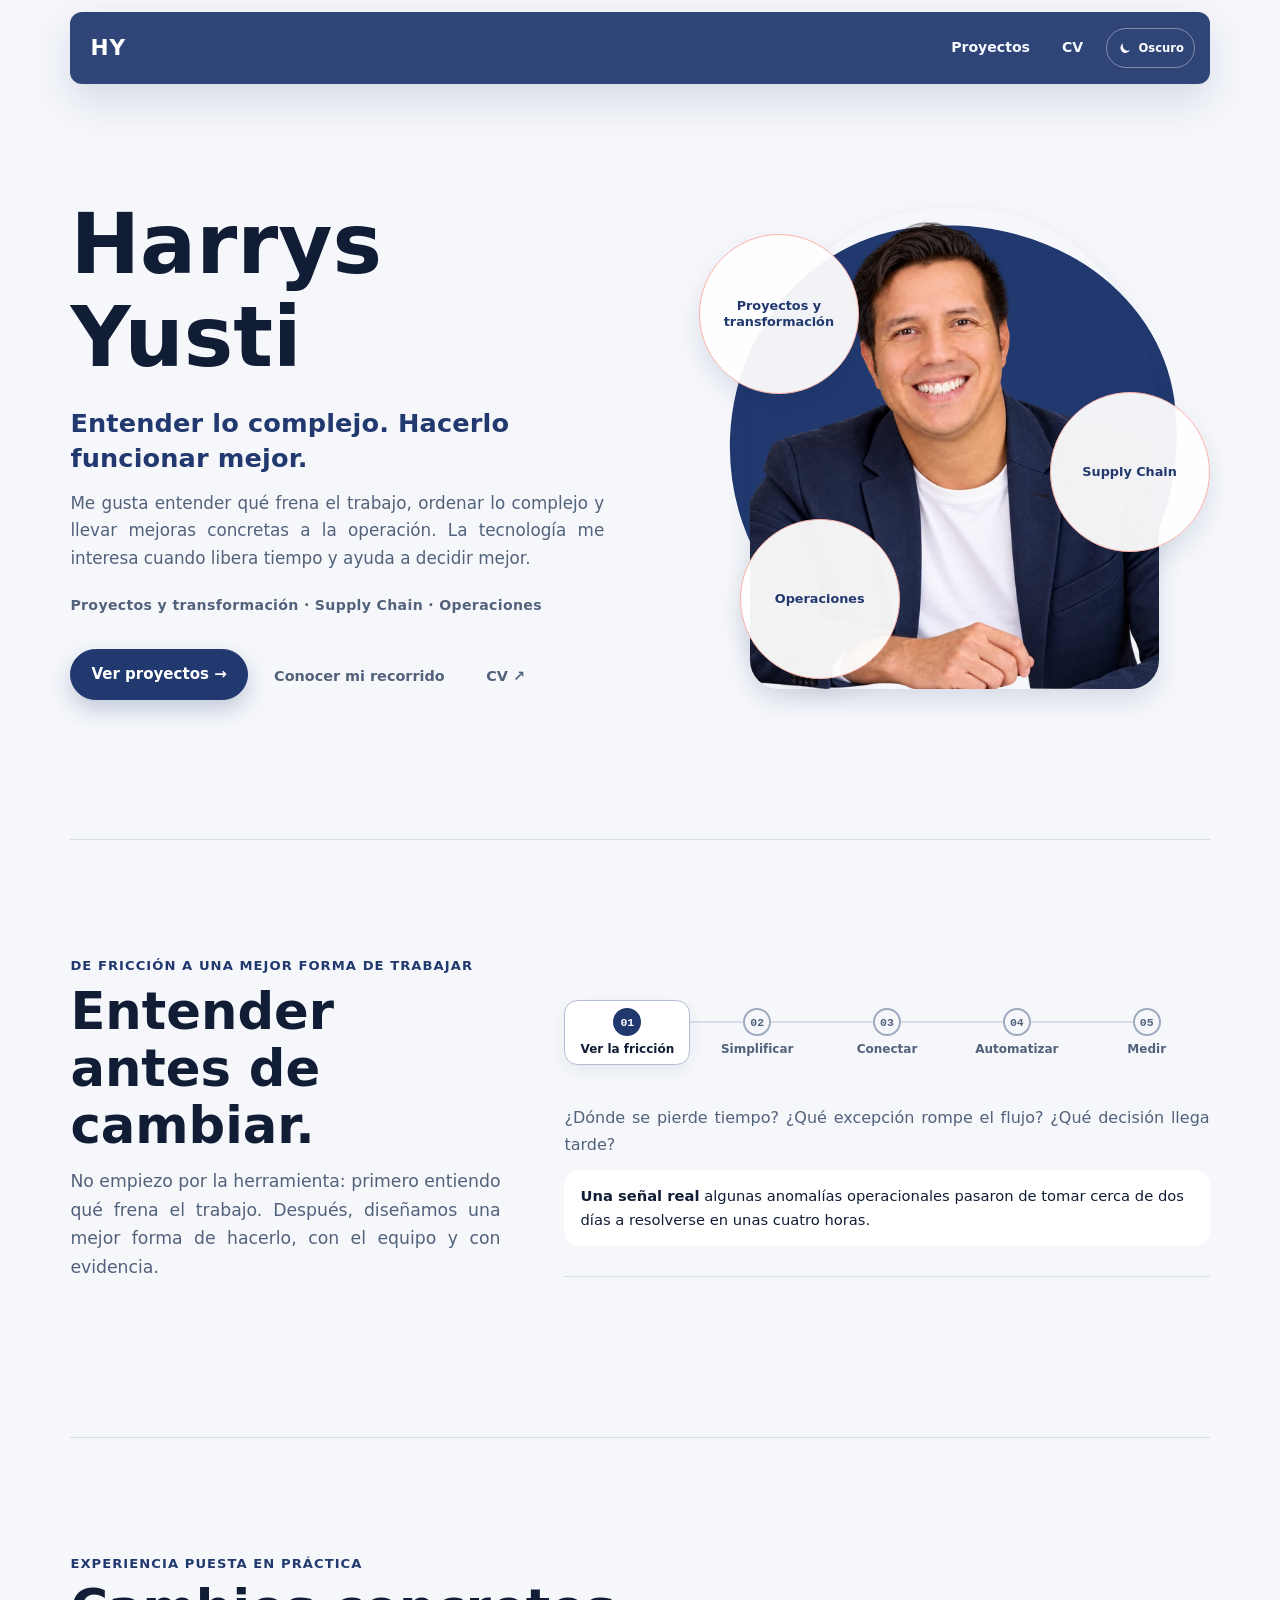
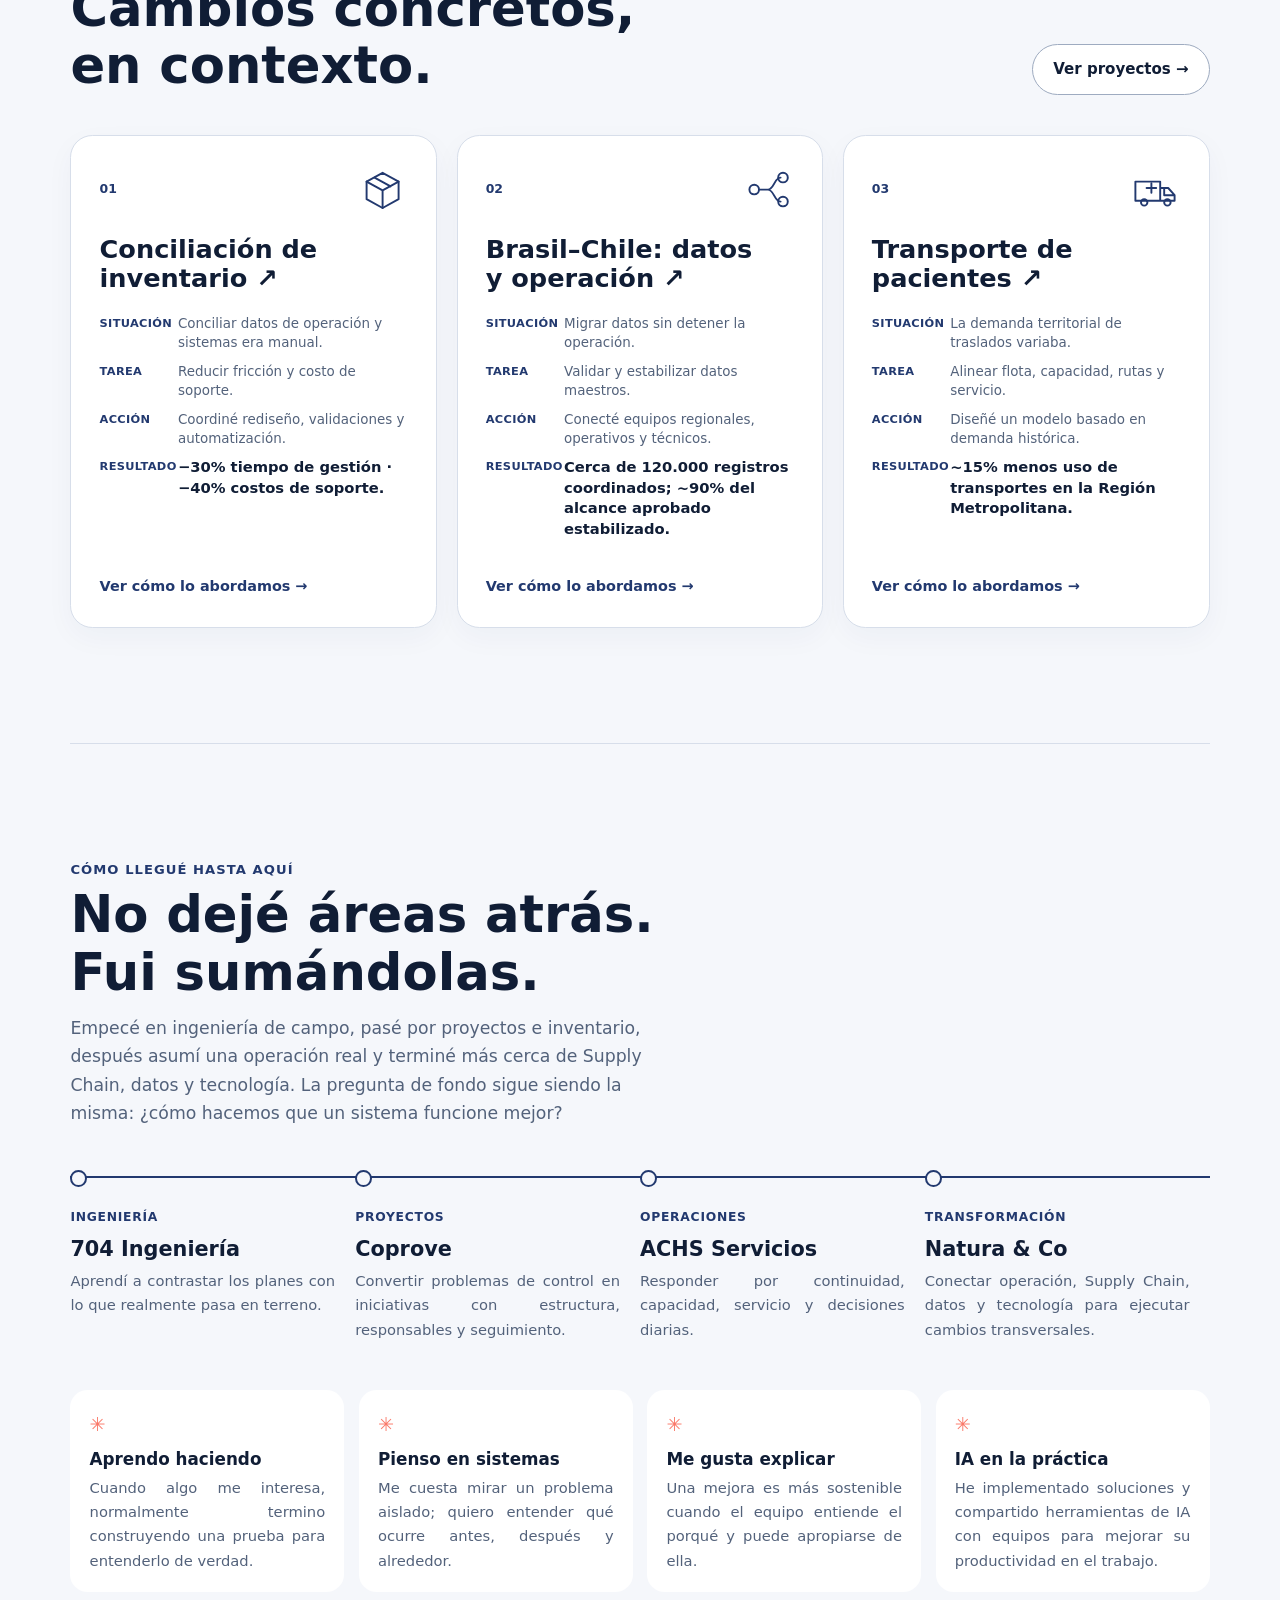
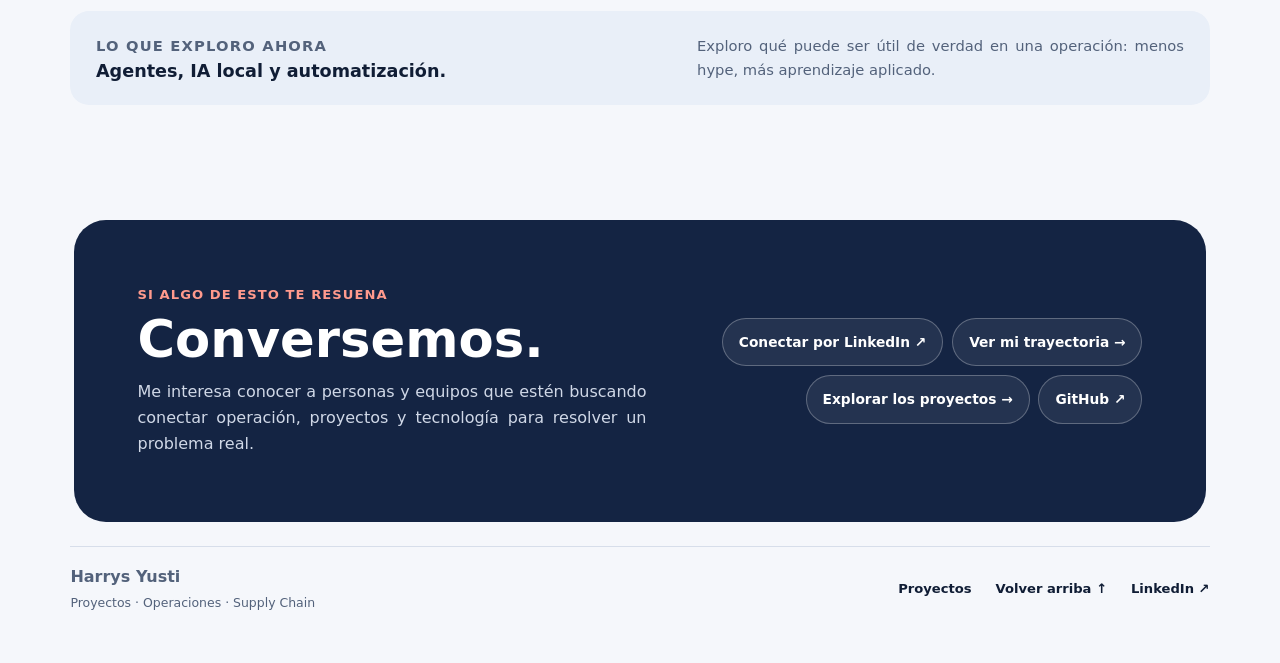
<file: index.html>
<!doctype html><html lang="es"><head><meta charset="utf-8"><meta name="viewport" content="width=device-width, initial-scale=1"><title>Harrys Yusti | Transformación, Proyectos y Supply Chain</title><meta name="description" content="Soy Harrys Yusti. Conecto personas, procesos y tecnología para que las mejoras lleguen al trabajo diario."><meta name="theme-color" content="#22396F"><meta property="og:type" content="profile"><meta property="og:title" content="Harrys Yusti | Transformación, Proyectos y Supply Chain"><meta property="og:description" content="Proyectos, transformación operacional, Supply Chain y mejora continua. Tecnología aplicada a problemas reales de operación."><meta property="og:locale" content="es_CL"><meta property="og:url" content="https://harrysxavio.github.io/"><meta property="og:image" content="https://harrysxavio.github.io/assets/operations-transformation-illustration.webp"><meta property="og:image:alt" content="Ilustración editorial de procesos y operaciones conectadas."><meta property="og:image:type" content="image/webp"><meta property="og:image:width" content="1536"><meta property="og:image:height" content="1024"><meta name="twitter:card" content="summary_large_image"><meta name="twitter:title" content="Harrys Yusti | Transformación, Proyectos y Supply Chain"><meta name="twitter:description" content="Conecto personas, procesos y tecnología para que las mejoras lleguen a la operación."><meta name="twitter:image" content="https://harrysxavio.github.io/assets/operations-transformation-illustration.webp"><meta name="twitter:image:alt" content="Ilustración editorial de procesos y operaciones conectadas."><link rel="canonical" href="https://harrysxavio.github.io/"><script type="application/ld+json">{"@context":"https://schema.org","@graph":[{"@type":"WebSite","@id":"https://harrysxavio.github.io/#website","url":"https://harrysxavio.github.io/","name":"Harrys Yusti"},{"@type":"ProfilePage","@id":"https://harrysxavio.github.io/#profile","url":"https://harrysxavio.github.io/","name":"Harrys Yusti | Perfil profesional","inLanguage":"es","mainEntity":{"@id":"https://harrysxavio.github.io/#person"}},{"@type":"Person","@id":"https://harrysxavio.github.io/#person","url":"https://harrysxavio.github.io/","name":"Harrys Yusti","jobTitle":"Mechanical Engineer | Projects, Supply Chain \u0026 Operational Transformation","description":"Ingeniero Mecánico con experiencia entre proyectos, operaciones y Supply Chain.","sameAs":["https://www.linkedin.com/in/h-yusti/","https://github.com/harrysxavio"]}]}</script><link rel="icon" href="/favicon.svg" type="image/svg+xml"><script>try{document.documentElement.dataset.theme=localStorage.getItem("harrys-site-theme")==="dark"?"dark":"light"}catch{document.documentElement.dataset.theme="light"}</script><link rel="stylesheet" href="/styles.css"></head><body><a class="skip-link" href="#main">Saltar al contenido</a><div class="page-shell"><header class="site-header" id="top"><a class="wordmark" href="/" aria-label="Harrys Yusti, inicio">HY</a><nav class="top-nav" aria-label="Navegación principal"><a href="/projects/">Proyectos</a><a href="/cv/">CV</a></nav></header><main id="main" class="page-main page-main--home"><section class="hero" aria-labelledby="hero-title"><div class="hero-art"><div class="hero-art__shape"></div><figure class="hero-portrait"><img src="/assets/harrys-yusti-portrait.webp" alt="Retrato de Harrys Yusti" width="760" height="675"></figure><ul class="hero-profile-areas" aria-label="Áreas profesionales"><li class="hero-profile-area">Proyectos y transformación</li><li class="hero-profile-area">Supply Chain</li><li class="hero-profile-area">Operaciones</li></ul></div><div class="hero-copy"><h1 id="hero-title">Harrys Yusti</h1><p class="hero-thesis">Entender lo complejo. Hacerlo funcionar mejor.</p><p class="hero-introduction">Me gusta entender qué frena el trabajo, ordenar lo complejo y llevar mejoras concretas a la operación. La tecnología me interesa cuando libera tiempo y ayuda a decidir mejor.</p><p class="hero-positioning">Proyectos y transformación · Supply Chain · Operaciones</p><div class="hero-actions"><a class="button" href="/projects/">Ver proyectos →</a><a class="text-link text-link--secondary" href="#trayectoria">Conocer mi recorrido</a><a class="text-link text-link--secondary" href="/cv/">CV ↗</a></div></div></section><section id="como-trabajo" class="signature-section" data-signature aria-labelledby="signature-title"><div class="signature-layout"><div class="section-heading"><p class="section-kicker">De fricción a una mejor forma de trabajar</p><h2 id="signature-title">Entender antes de cambiar.</h2><p>No empiezo por la herramienta: primero entiendo qué frena el trabajo. Después, diseñamos una mejor forma de hacerlo, con el equipo y con evidencia.</p></div><div class="signature-steps"><div class="signature-route" data-active-index="0" aria-hidden="true"><span class="signature-route__node" data-node="0" aria-hidden="true"></span><span class="signature-route__connection" data-connection="0" aria-hidden="true"></span><span class="signature-route__node" data-node="1" aria-hidden="true"></span><span class="signature-route__connection" data-connection="1" aria-hidden="true"></span><span class="signature-route__node" data-node="2" aria-hidden="true"></span><span class="signature-route__connection" data-connection="2" aria-hidden="true"></span><span class="signature-route__node" data-node="3" aria-hidden="true"></span><span class="signature-route__connection" data-connection="3" aria-hidden="true"></span><span class="signature-route__node" data-node="4" aria-hidden="true"></span></div><details id="ver" class="signature-step" open><summary><span class="signature-step__number">01</span><span class="signature-step__title">Ver la fricción</span></summary><div class="signature-step__content"><p>¿Dónde se pierde tiempo? ¿Qué excepción rompe el flujo? ¿Qué decisión llega tarde?</p><p class="signature-evidence"><strong>Una señal real</strong> algunas anomalías operacionales pasaron de tomar cerca de dos días a resolverse en unas cuatro horas.</p></div></details><details id="simplificar" class="signature-step"><summary><span class="signature-step__number">02</span><span class="signature-step__title">Simplificar</span></summary><div class="signature-step__content"><p>Antes de automatizar, conviene eliminar pasos, aclarar reglas y hacer el proceso más simple.</p><p class="signature-evidence"><strong>Una señal real</strong> la iniciativa de conciliación redujo 30% el tiempo de gestión y 40% los costos asociados al soporte.</p></div></details><details id="conectar" class="signature-step"><summary><span class="signature-step__number">03</span><span class="signature-step__title">Conectar</span></summary><div class="signature-step__content"><p>Conecto equipos, áreas y países para que avancen hacia el mismo resultado y el proyecto llegue bien a la operación.</p><p class="signature-evidence"><strong>Una señal real</strong> coordinación y validación entre Brasil y Chile para cerca de 120.000 registros maestros.</p></div></details><details id="automatizar" class="signature-step"><summary><span class="signature-step__number">04</span><span class="signature-step__title">Automatizar</span></summary><div class="signature-step__content"><p>En un Control Tower de Transporte, automatizamos la captura de estados de transportistas y ordenamos métricas e indicadores, foco del trabajo, tareas de Customer Service y control de costos.</p><p class="signature-evidence"><strong>Qué cambió</strong> el trabajo quedó más organizado y se liberaron horas significativas.</p></div></details><details id="medir" class="signature-step"><summary><span class="signature-step__number">05</span><span class="signature-step__title">Medir</span></summary><div class="signature-step__content"><p>El cambio no está terminado hasta entender qué mejoró en la operación.</p><p class="signature-evidence"><strong>Una señal real</strong> un modelo de asignación se asoció a ~15% menos uso de transportes para pacientes en la Región Metropolitana.</p></div></details></div></div></section><section class="selected-work" aria-labelledby="transformations-title"><div class="section-heading section-heading--row"><div><p class="section-kicker">Experiencia puesta en práctica</p><h2 id="transformations-title">Cambios concretos, en contexto.</h2></div><a class="button button--quiet" href="/projects/">Ver proyectos →</a></div><div class="selected-projects"><article class="selected-project"><div class="selected-project__emblem" aria-hidden="true"><span>01</span><svg viewBox="0 0 64 64"><path d="m12 22 20-11 20 11v22L32 55 12 44V22Z"/><path d="m12 22 20 11 20-11M32 33v22M22 17l20 11"/></svg></div><h3><a href="/projects/inventory-reconciliation/">Conciliación de inventario <span aria-hidden="true">↗</span></a></h3><dl><div class="selected-project__fact selected-project__fact--situation"><dt>Situación</dt><dd>Conciliar datos de operación y sistemas era manual.</dd></div><div class="selected-project__fact selected-project__fact--task"><dt>Tarea</dt><dd>Reducir fricción y costo de soporte.</dd></div><div class="selected-project__fact selected-project__fact--contribution"><dt>Acción</dt><dd>Coordiné rediseño, validaciones y automatización.</dd></div><div class="selected-project__fact selected-project__fact--result"><dt>Resultado</dt><dd>−30% tiempo de gestión · −40% costos de soporte.</dd></div></dl><a class="text-link" href="/projects/inventory-reconciliation/">Ver cómo lo abordamos →</a></article><article class="selected-project"><div class="selected-project__emblem" aria-hidden="true"><span>02</span><svg viewBox="0 0 64 64"><circle cx="14" cy="32" r="6"/><circle cx="50" cy="17" r="6"/><circle cx="50" cy="47" r="6"/><path d="M20 32h11c8 0 8-15 16-15M31 32c8 0 8 15 16 15"/></svg></div><h3><a href="/projects/brazil-chile-data-migration/">Brasil–Chile: datos y operación <span aria-hidden="true">↗</span></a></h3><dl><div class="selected-project__fact selected-project__fact--situation"><dt>Situación</dt><dd>Migrar datos sin detener la operación.</dd></div><div class="selected-project__fact selected-project__fact--task"><dt>Tarea</dt><dd>Validar y estabilizar datos maestros.</dd></div><div class="selected-project__fact selected-project__fact--contribution"><dt>Acción</dt><dd>Conecté equipos regionales, operativos y técnicos.</dd></div><div class="selected-project__fact selected-project__fact--result"><dt>Resultado</dt><dd>Cerca de 120.000 registros coordinados; ~90% del alcance aprobado estabilizado.</dd></div></dl><a class="text-link" href="/projects/brazil-chile-data-migration/">Ver cómo lo abordamos →</a></article><article class="selected-project"><div class="selected-project__emblem" aria-hidden="true"><span>03</span><svg viewBox="0 0 64 64"><path d="M8 22h31v24H8zM39 30h10l8 9v7H39zM44 30v9h13"/><circle cx="19" cy="48" r="4"/><circle cx="48" cy="48" r="4"/><path d="M22 30h12M28 24v12"/></svg></div><h3><a href="/projects/patient-transport-optimization/">Transporte de pacientes <span aria-hidden="true">↗</span></a></h3><dl><div class="selected-project__fact selected-project__fact--situation"><dt>Situación</dt><dd>La demanda territorial de traslados variaba.</dd></div><div class="selected-project__fact selected-project__fact--task"><dt>Tarea</dt><dd>Alinear flota, capacidad, rutas y servicio.</dd></div><div class="selected-project__fact selected-project__fact--contribution"><dt>Acción</dt><dd>Diseñé un modelo basado en demanda histórica.</dd></div><div class="selected-project__fact selected-project__fact--result"><dt>Resultado</dt><dd>~15% menos uso de transportes en la Región Metropolitana.</dd></div></dl><a class="text-link" href="/projects/patient-transport-optimization/">Ver cómo lo abordamos →</a></article></div></section><section id="trayectoria" class="career-section" aria-labelledby="career-title"><div class="section-heading"><p class="section-kicker">Cómo llegué hasta aquí</p><h2 id="career-title">No dejé áreas atrás. Fui sumándolas.</h2><p>Empecé en ingeniería de campo, pasé por proyectos e inventario, después asumí una operación real y terminé más cerca de Supply Chain, datos y tecnología. La pregunta de fondo sigue siendo la misma: ¿cómo hacemos que un sistema funcione mejor?</p></div><ol class="career-timeline"><li class="career-milestone"><span class="career-milestone__phase">Ingeniería</span><h3>704 Ingeniería</h3><p>Aprendí a contrastar los planes con lo que realmente pasa en terreno.</p></li><li class="career-milestone"><span class="career-milestone__phase">Proyectos</span><h3>Coprove</h3><p>Convertir problemas de control en iniciativas con estructura, responsables y seguimiento.</p></li><li class="career-milestone"><span class="career-milestone__phase">Operaciones</span><h3>ACHS Servicios</h3><p>Responder por continuidad, capacidad, servicio y decisiones diarias.</p></li><li class="career-milestone"><span class="career-milestone__phase">Transformación</span><h3>Natura &amp; Co</h3><p>Conectar operación, Supply Chain, datos y tecnología para ejecutar cambios transversales.</p></li></ol><div class="career-notes"><article class="career-note"><span aria-hidden="true">✳</span><h3>Aprendo haciendo</h3><p>Cuando algo me interesa, normalmente termino construyendo una prueba para entenderlo de verdad.</p></article><article class="career-note"><span aria-hidden="true">✳</span><h3>Pienso en sistemas</h3><p>Me cuesta mirar un problema aislado; quiero entender qué ocurre antes, después y alrededor.</p></article><article class="career-note"><span aria-hidden="true">✳</span><h3>Me gusta explicar</h3><p>Una mejora es más sostenible cuando el equipo entiende el porqué y puede apropiarse de ella.</p></article><article class="career-note"><span aria-hidden="true">✳</span><h3>IA en la práctica</h3><p>He implementado soluciones y compartido herramientas de IA con equipos para mejorar su productividad en el trabajo.</p></article></div><div class="career-exploration"><div><p class="section-kicker">Lo que exploro ahora</p><h3>Agentes, IA local y automatización.</h3></div><p>Exploro qué puede ser útil de verdad en una operación: menos hype, más aprendizaje aplicado.</p></div></section><section id="contacto" class="contact-section" aria-labelledby="contact-title"><div><p class="section-kicker">Si algo de esto te resuena</p><h2 id="contact-title">Conversemos.</h2><p class="contact-introduction">Me interesa conocer a personas y equipos que estén buscando conectar operación, proyectos y tecnología para resolver un problema real.</p></div><nav aria-label="Más información y contacto" class="contact-links"><a class="button button--contact" href="https://www.linkedin.com/in/h-yusti/">Conectar por LinkedIn ↗</a><a class="button button--contact" href="/cv/">Ver mi trayectoria →</a><a class="button button--contact" href="/projects/">Explorar los proyectos →</a><a class="button button--contact" href="https://github.com/harrysxavio">GitHub ↗</a></nav></section></main><footer class="site-footer simple-footer simple-footer--home"><div class="footer-identity"><span class="footer-name">Harrys Yusti</span><span class="footer-tagline">Proyectos · Operaciones · Supply Chain</span></div><a href="/projects/">Proyectos</a><a href="#top">Volver arriba ↑</a><a href="https://www.linkedin.com/in/h-yusti/" target="_blank" rel="noopener noreferrer">LinkedIn ↗</a></footer></div><script src="/script.js" defer></script></body></html>
</file>
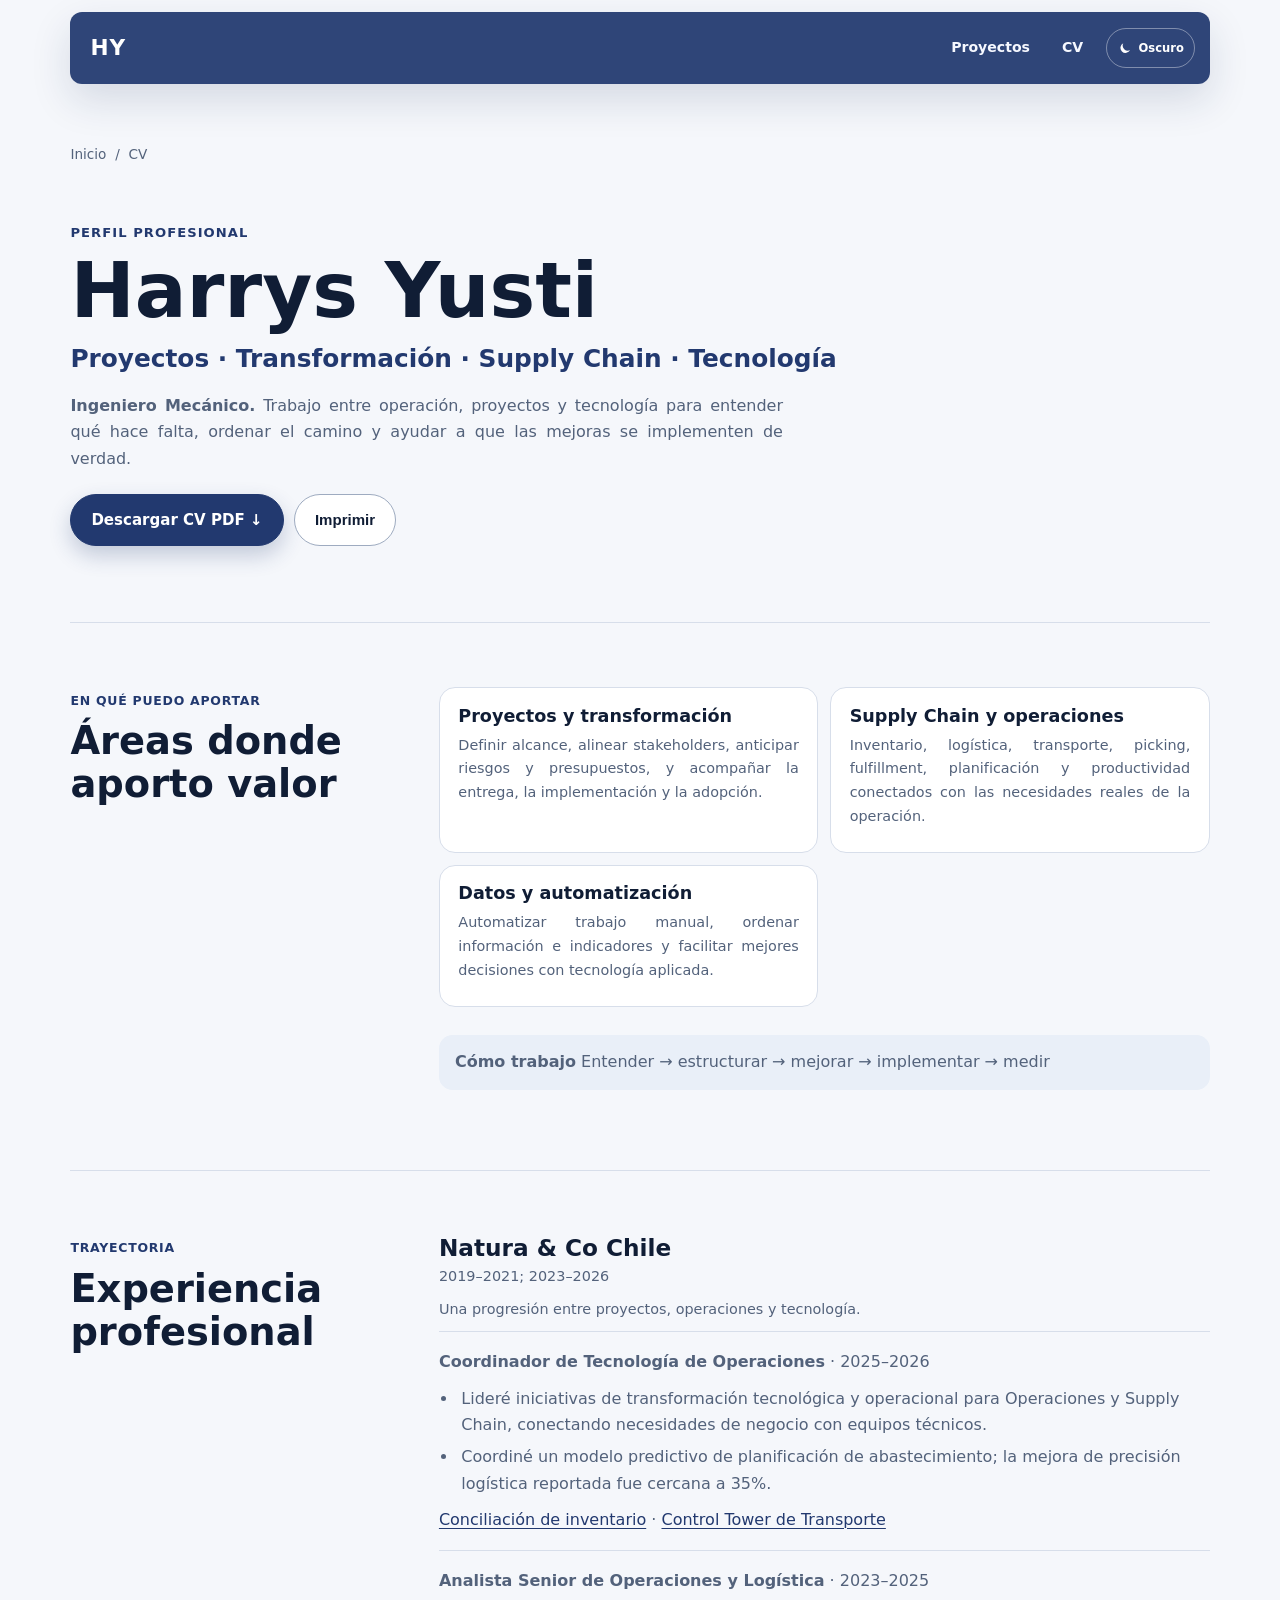
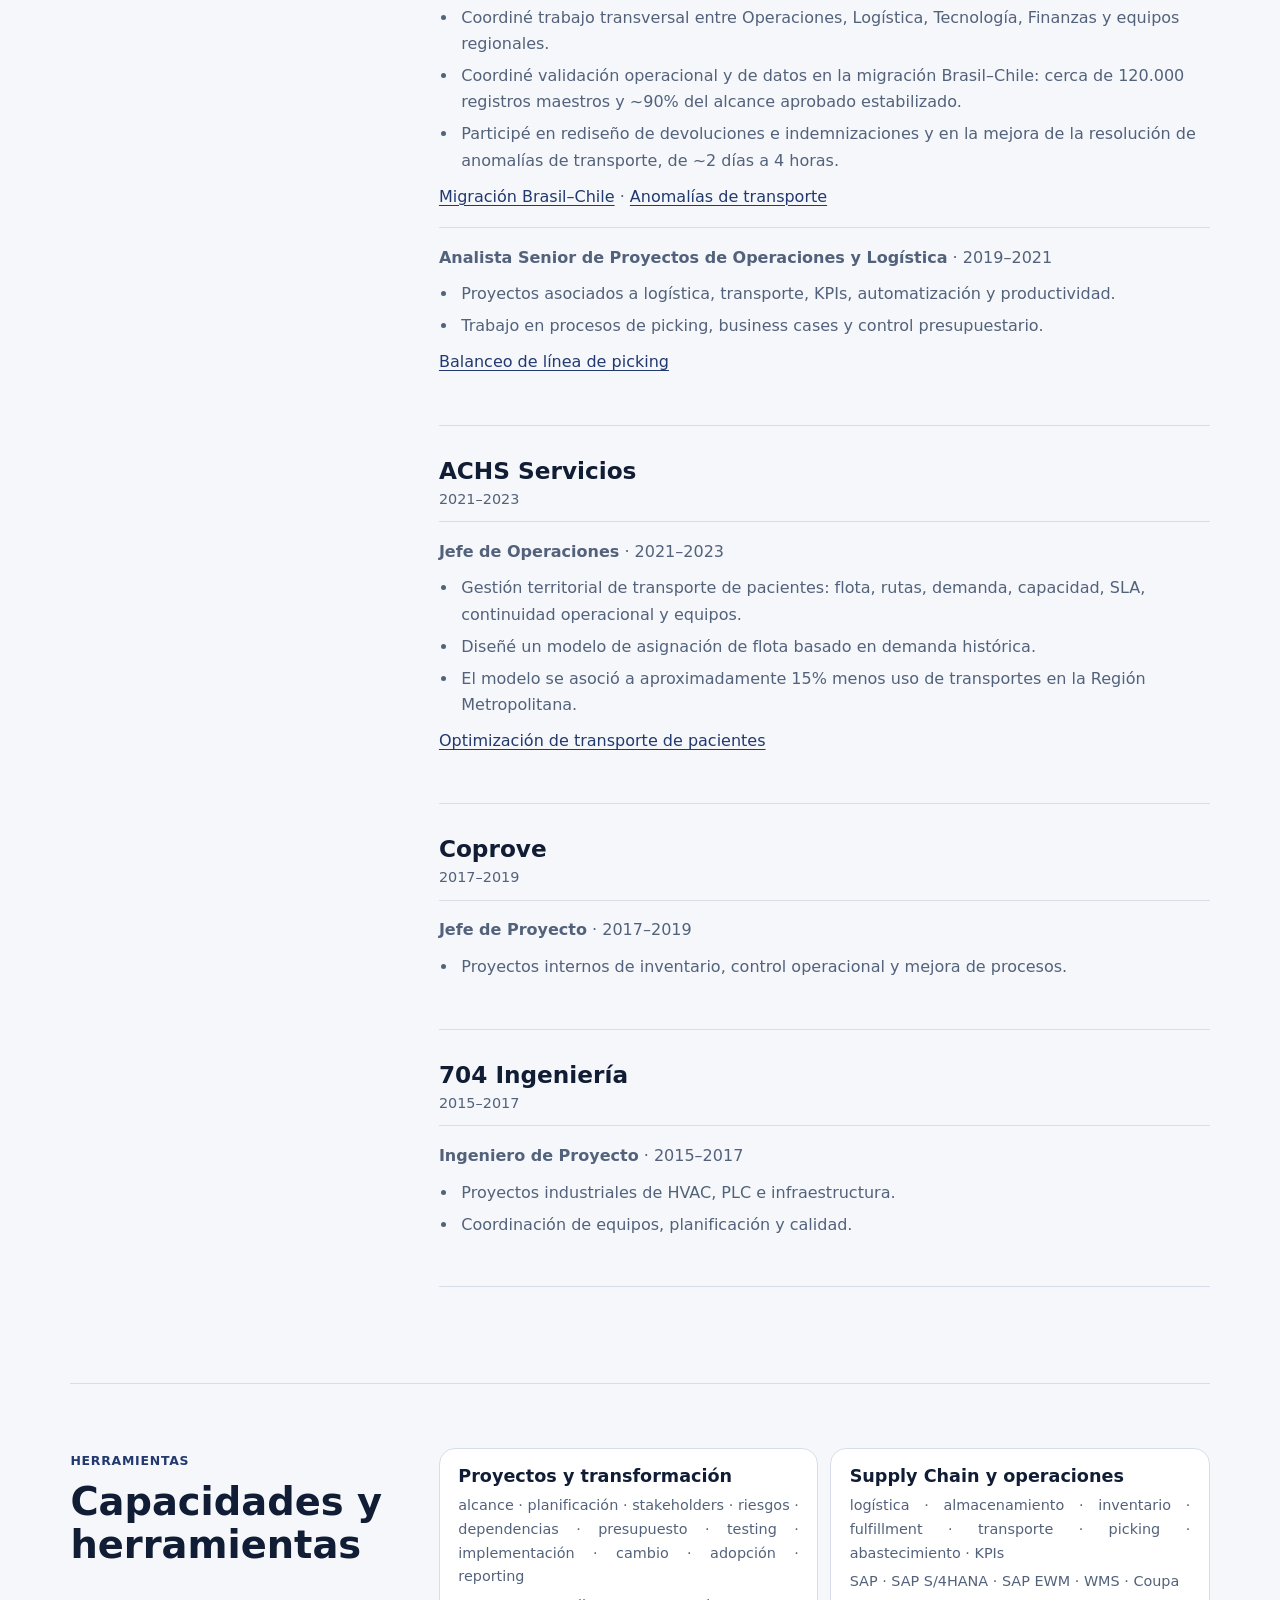
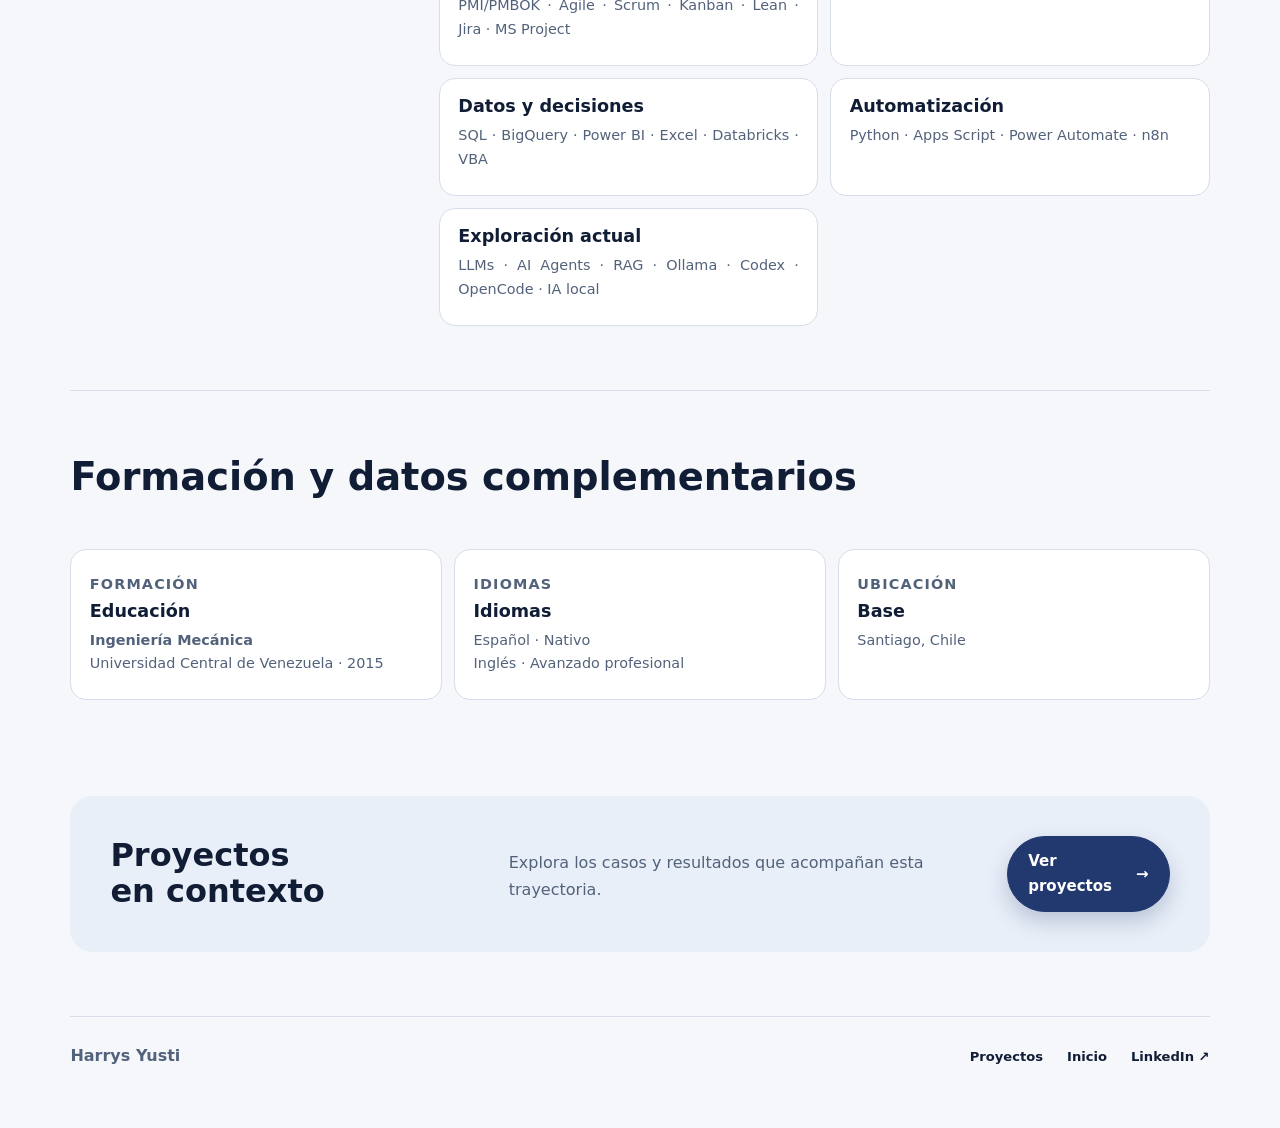
<file: cv/index.html>
<!doctype html><html lang="es"><head><meta charset="utf-8"><meta name="viewport" content="width=device-width, initial-scale=1"><title>CV | Harrys Yusti — Proyectos, Operaciones y Supply Chain</title><meta name="description" content="Perfil profesional de Harrys Yusti: proyectos, transformación, Supply Chain, operaciones, datos y tecnología aplicada."><meta name="theme-color" content="#22396F"><meta property="og:type" content="profile"><meta property="og:title" content="CV | Harrys Yusti — Proyectos, Operaciones y Supply Chain"><meta property="og:description" content="Experiencia profesional, proyectos, capacidades, formación e idiomas de Harrys Yusti."><meta property="og:locale" content="es_CL"><meta property="og:url" content="https://harrysxavio.github.io/cv/"><meta property="og:image" content="https://harrysxavio.github.io/assets/operations-transformation-illustration.webp"><meta property="og:image:alt" content="Ilustración editorial de procesos y operaciones conectadas."><meta name="twitter:card" content="summary_large_image"><meta name="twitter:title" content="CV | Harrys Yusti — Proyectos, Operaciones y Supply Chain"><meta name="twitter:description" content="Trayectoria en ingeniería, proyectos, operaciones y Supply Chain."><meta name="twitter:image" content="https://harrysxavio.github.io/assets/operations-transformation-illustration.webp"><meta name="twitter:image:alt" content="Ilustración editorial de procesos y operaciones conectadas."><link rel="canonical" href="https://harrysxavio.github.io/cv/"><script type="application/ld+json">{"@context":"https://schema.org","@graph":[{"@type":"WebPage","@id":"https://harrysxavio.github.io/cv/","url":"https://harrysxavio.github.io/cv/","name":"CV | Harrys Yusti","inLanguage":"es","about":{"@id":"https://harrysxavio.github.io/#person"}},{"@type":"Person","@id":"https://harrysxavio.github.io/#person","name":"Harrys Yusti","url":"https://harrysxavio.github.io/","sameAs":["https://www.linkedin.com/in/h-yusti/","https://github.com/harrysxavio"]}]}</script><link rel="icon" href="/favicon.svg" type="image/svg+xml"><script>try{document.documentElement.dataset.theme=localStorage.getItem("harrys-site-theme")==="dark"?"dark":"light"}catch{document.documentElement.dataset.theme="light"}</script><link rel="stylesheet" href="/styles.css"></head><body><a class="skip-link" href="#main">Saltar al contenido</a><div class="page-shell"><header class="site-header" id="top"><a class="wordmark" href="/" aria-label="Harrys Yusti, inicio">HY</a><nav class="top-nav" aria-label="Navegación principal"><a href="/projects/">Proyectos</a><a href="/cv/">CV</a></nav></header><main id="main" class="page-main page-main--cvPage"><nav aria-label="Ruta de navegación" class="case-breadcrumb"><a href="/">Inicio</a><span aria-hidden="true">/</span><span aria-current="page">CV</span></nav><header class="cv-hero"><p class="section-kicker">Perfil profesional</p><h1 class="content-heading content-heading--1">Harrys Yusti</h1><p class="cv-positioning">Proyectos · Transformación · Supply Chain · Tecnología</p><p class="content-copy"><strong>Ingeniero Mecánico.</strong> Trabajo entre operación, proyectos y tecnología para entender qué hace falta, ordenar el camino y ayudar a que las mejoras se implementen de verdad.</p><div class="cv-actions"><a class="button" href="/cv/harrys-yusti-cv.pdf" download>Descargar CV PDF ↓</a><button type="button" data-action="print" class="button button--quiet">Imprimir</button></div></header><section id="value" aria-labelledby="value-title" class="cv-section cv-section--value"><div class="cv-heading"><p class="content-copy">EN QUÉ PUEDO APORTAR</p><h2 id="value-title" class="content-heading content-heading--2">Áreas donde aporto valor</h2></div><div class="cv-section__content"><article class="cv-impact"><h3 class="content-heading content-heading--3">Proyectos y transformación</h3><p class="content-copy">Definir alcance, alinear stakeholders, anticipar riesgos y presupuestos, y acompañar la entrega, la implementación y la adopción.</p></article><article class="cv-impact"><h3 class="content-heading content-heading--3">Supply Chain y operaciones</h3><p class="content-copy">Inventario, logística, transporte, picking, fulfillment, planificación y productividad conectados con las necesidades reales de la operación.</p></article><article class="cv-impact"><h3 class="content-heading content-heading--3">Datos y automatización</h3><p class="content-copy">Automatizar trabajo manual, ordenar información e indicadores y facilitar mejores decisiones con tecnología aplicada.</p></article><p class="content-copy"><strong>Cómo trabajo</strong> Entender → estructurar → mejorar → implementar → medir</p></div></section><section id="experience" aria-labelledby="experience-title" class="cv-section cv-section--experience"><div class="cv-heading"><p class="content-copy">TRAYECTORIA</p><h2 id="experience-title" class="content-heading content-heading--2">Experiencia profesional</h2></div><div class="cv-section__content"><article class="experience-entry"><h3 class="content-heading content-heading--3">Natura &amp; Co Chile</h3><p class="content-copy">2019–2021; 2023–2026</p><p class="content-copy">Una progresión entre proyectos, operaciones y tecnología.</p><section class="experience-role"><p class="content-copy"><strong>Coordinador de Tecnología de Operaciones</strong> · 2025–2026</p><ul><li>Lideré iniciativas de transformación tecnológica y operacional para Operaciones y Supply Chain, conectando necesidades de negocio con equipos técnicos.</li><li>Coordiné un modelo predictivo de planificación de abastecimiento; la mejora de precisión logística reportada fue cercana a 35%.</li></ul><p class="content-copy"><a href="/projects/#inventory-reconciliation">Conciliación de inventario</a> · <a href="/projects/#control-tower">Control Tower de Transporte</a></p></section><section class="experience-role"><p class="content-copy"><strong>Analista Senior de Operaciones y Logística</strong> · 2023–2025</p><ul><li>Coordiné trabajo transversal entre Operaciones, Logística, Tecnología, Finanzas y equipos regionales.</li><li>Coordiné validación operacional y de datos en la migración Brasil–Chile: cerca de 120.000 registros maestros y ~90% del alcance aprobado estabilizado.</li><li>Participé en rediseño de devoluciones e indemnizaciones y en la mejora de la resolución de anomalías de transporte, de ~2 días a 4 horas.</li></ul><p class="content-copy"><a href="/projects/#brazil-chile-data">Migración Brasil–Chile</a> · <a href="/projects/#transport-anomalies">Anomalías de transporte</a></p></section><section class="experience-role"><p class="content-copy"><strong>Analista Senior de Proyectos de Operaciones y Logística</strong> · 2019–2021</p><ul><li>Proyectos asociados a logística, transporte, KPIs, automatización y productividad.</li><li>Trabajo en procesos de picking, business cases y control presupuestario.</li></ul><p class="content-copy"><a href="/projects/picking-line-balancing/">Balanceo de línea de picking</a></p></section></article><article class="experience-entry"><h3 class="content-heading content-heading--3">ACHS Servicios</h3><p class="content-copy">2021–2023</p><section class="experience-role"><p class="content-copy"><strong>Jefe de Operaciones</strong> · 2021–2023</p><ul><li>Gestión territorial de transporte de pacientes: flota, rutas, demanda, capacidad, SLA, continuidad operacional y equipos.</li><li>Diseñé un modelo de asignación de flota basado en demanda histórica.</li><li>El modelo se asoció a aproximadamente 15% menos uso de transportes en la Región Metropolitana.</li></ul><p class="content-copy"><a href="/projects/patient-transport-optimization/">Optimización de transporte de pacientes</a></p></section></article><article class="experience-entry"><h3 class="content-heading content-heading--3">Coprove</h3><p class="content-copy">2017–2019</p><section class="experience-role"><p class="content-copy"><strong>Jefe de Proyecto</strong> · 2017–2019</p><ul><li>Proyectos internos de inventario, control operacional y mejora de procesos.</li></ul></section></article><article class="experience-entry"><h3 class="content-heading content-heading--3">704 Ingeniería</h3><p class="content-copy">2015–2017</p><section class="experience-role"><p class="content-copy"><strong>Ingeniero de Proyecto</strong> · 2015–2017</p><ul><li>Proyectos industriales de HVAC, PLC e infraestructura.</li><li>Coordinación de equipos, planificación y calidad.</li></ul></section></article></div></section><section id="skills" aria-labelledby="skills-title" class="cv-section cv-section--capabilities"><div class="cv-heading"><p class="content-copy">HERRAMIENTAS</p><h2 id="skills-title" class="content-heading content-heading--2">Capacidades y herramientas</h2></div><div class="cv-section__content"><article class="capability-group"><h3 class="content-heading content-heading--3">Proyectos y transformación</h3><p class="content-copy">alcance · planificación · stakeholders · riesgos · dependencias · presupuesto · testing · implementación · cambio · adopción · reporting</p><p class="content-copy">PMI/PMBOK · Agile · Scrum · Kanban · Lean · Jira · MS Project</p></article><article class="capability-group"><h3 class="content-heading content-heading--3">Supply Chain y operaciones</h3><p class="content-copy">logística · almacenamiento · inventario · fulfillment · transporte · picking · abastecimiento · KPIs</p><p class="content-copy">SAP · SAP S/4HANA · SAP EWM · WMS · Coupa</p></article><article class="capability-group"><h3 class="content-heading content-heading--3">Datos y decisiones</h3><p class="content-copy">SQL · BigQuery · Power BI · Excel · Databricks · VBA</p></article><article class="capability-group"><h3 class="content-heading content-heading--3">Automatización</h3><p class="content-copy">Python · Apps Script · Power Automate · n8n</p></article><article class="capability-group"><h3 class="content-heading content-heading--3">Exploración actual</h3><p class="content-copy">LLMs · AI Agents · RAG · Ollama · Codex · OpenCode · IA local</p></article></div></section><section aria-label="Formación y datos complementarios" class="cv-section cv-section--education"><div class="cv-heading"><h2 class="content-heading content-heading--2">Formación y datos complementarios</h2></div><div class="cv-section__content cv-education"><article class="cv-education__item"><p class="section-kicker">FORMACIÓN</p><h3 class="content-heading content-heading--3">Educación</h3><p class="content-copy"><strong>Ingeniería Mecánica</strong><br>Universidad Central de Venezuela · 2015</p></article><article class="cv-education__item"><p class="section-kicker">IDIOMAS</p><h3 class="content-heading content-heading--3">Idiomas</h3><p class="content-copy">Español · Nativo<br>Inglés · Avanzado profesional</p></article><article class="cv-education__item"><p class="section-kicker">UBICACIÓN</p><h3 class="content-heading content-heading--3">Base</h3><p class="content-copy">Santiago, Chile</p></article></div></section><section class="cv-project-cta"><h2>Proyectos en contexto</h2><p>Explora los casos y resultados que acompañan esta trayectoria.</p><a class="button" href="/projects/">Ver proyectos <span aria-hidden="true">→</span></a></section></main><footer class="site-footer simple-footer"><span class="footer-name">Harrys Yusti</span><a href="/projects/">Proyectos</a><a href="/">Inicio</a><a href="https://www.linkedin.com/in/h-yusti/" target="_blank" rel="noopener noreferrer">LinkedIn ↗</a></footer></div><script src="/script.js" defer></script></body></html>
</file>
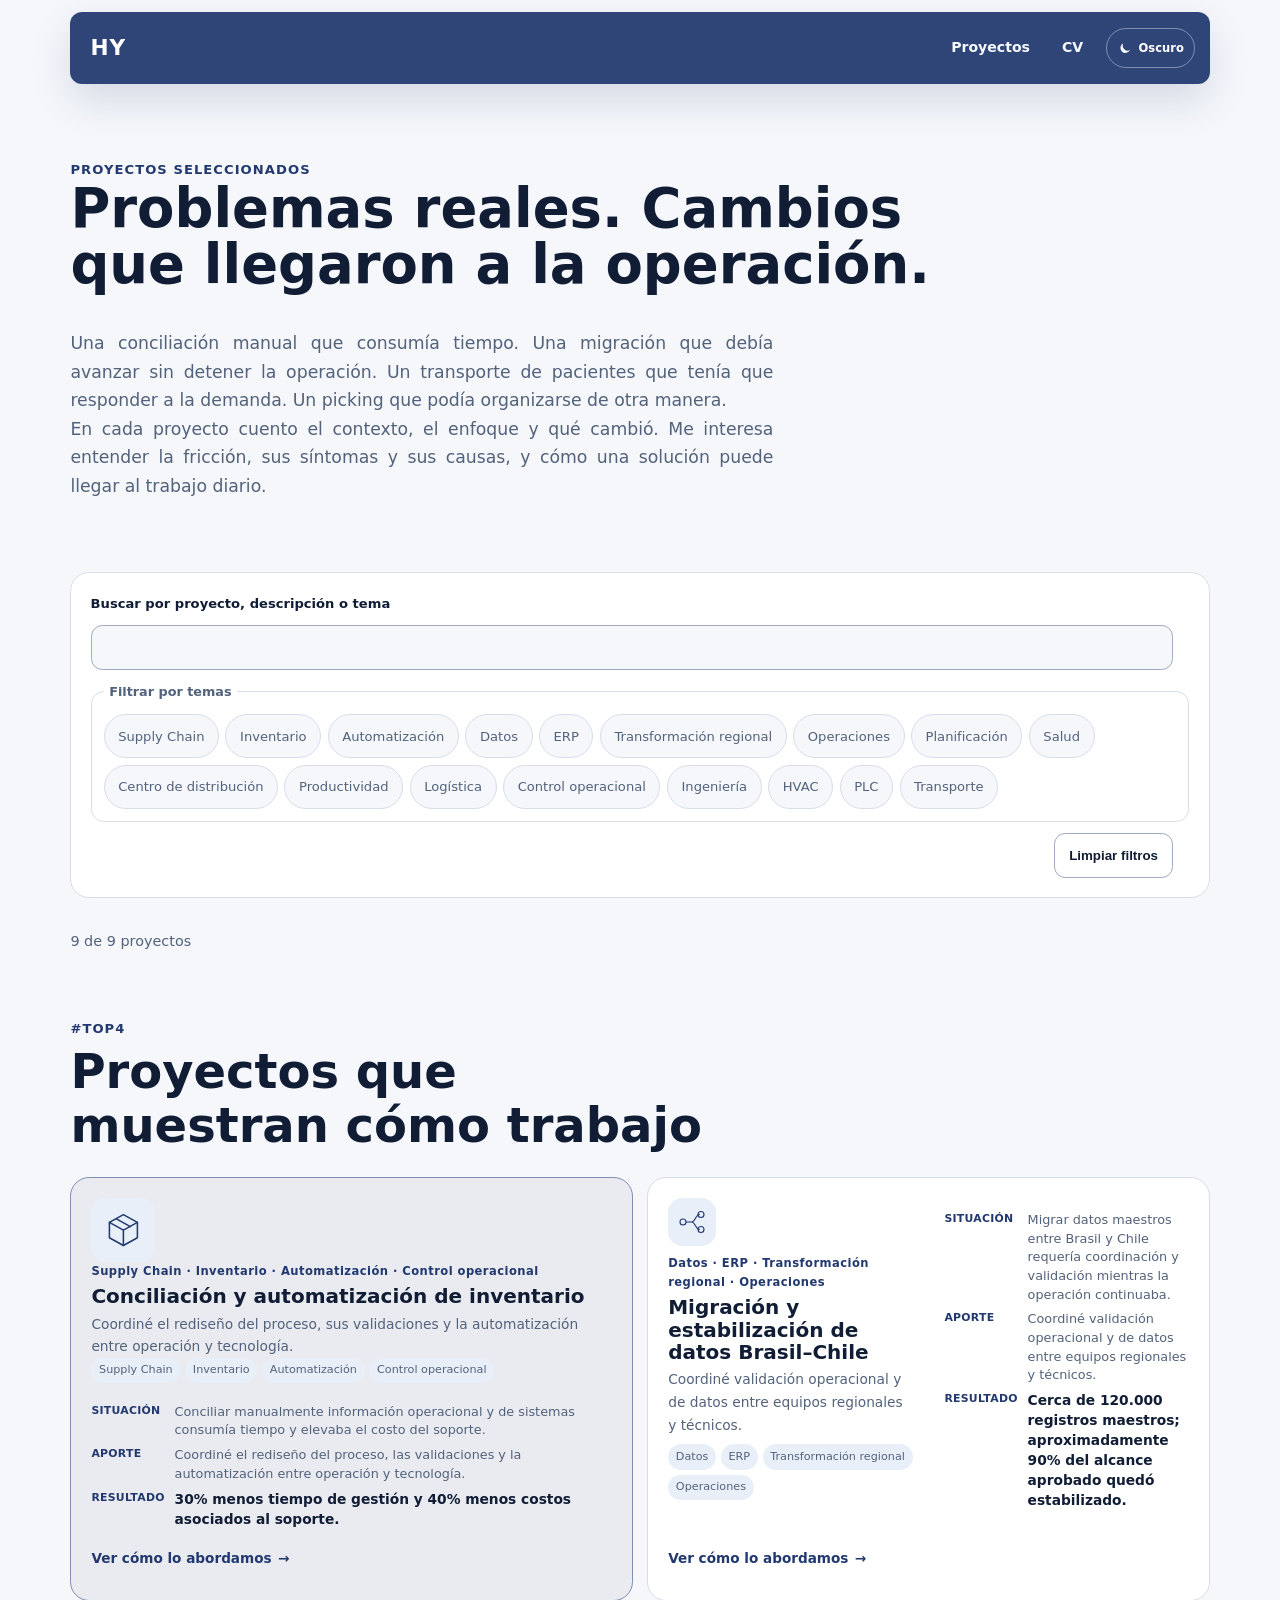
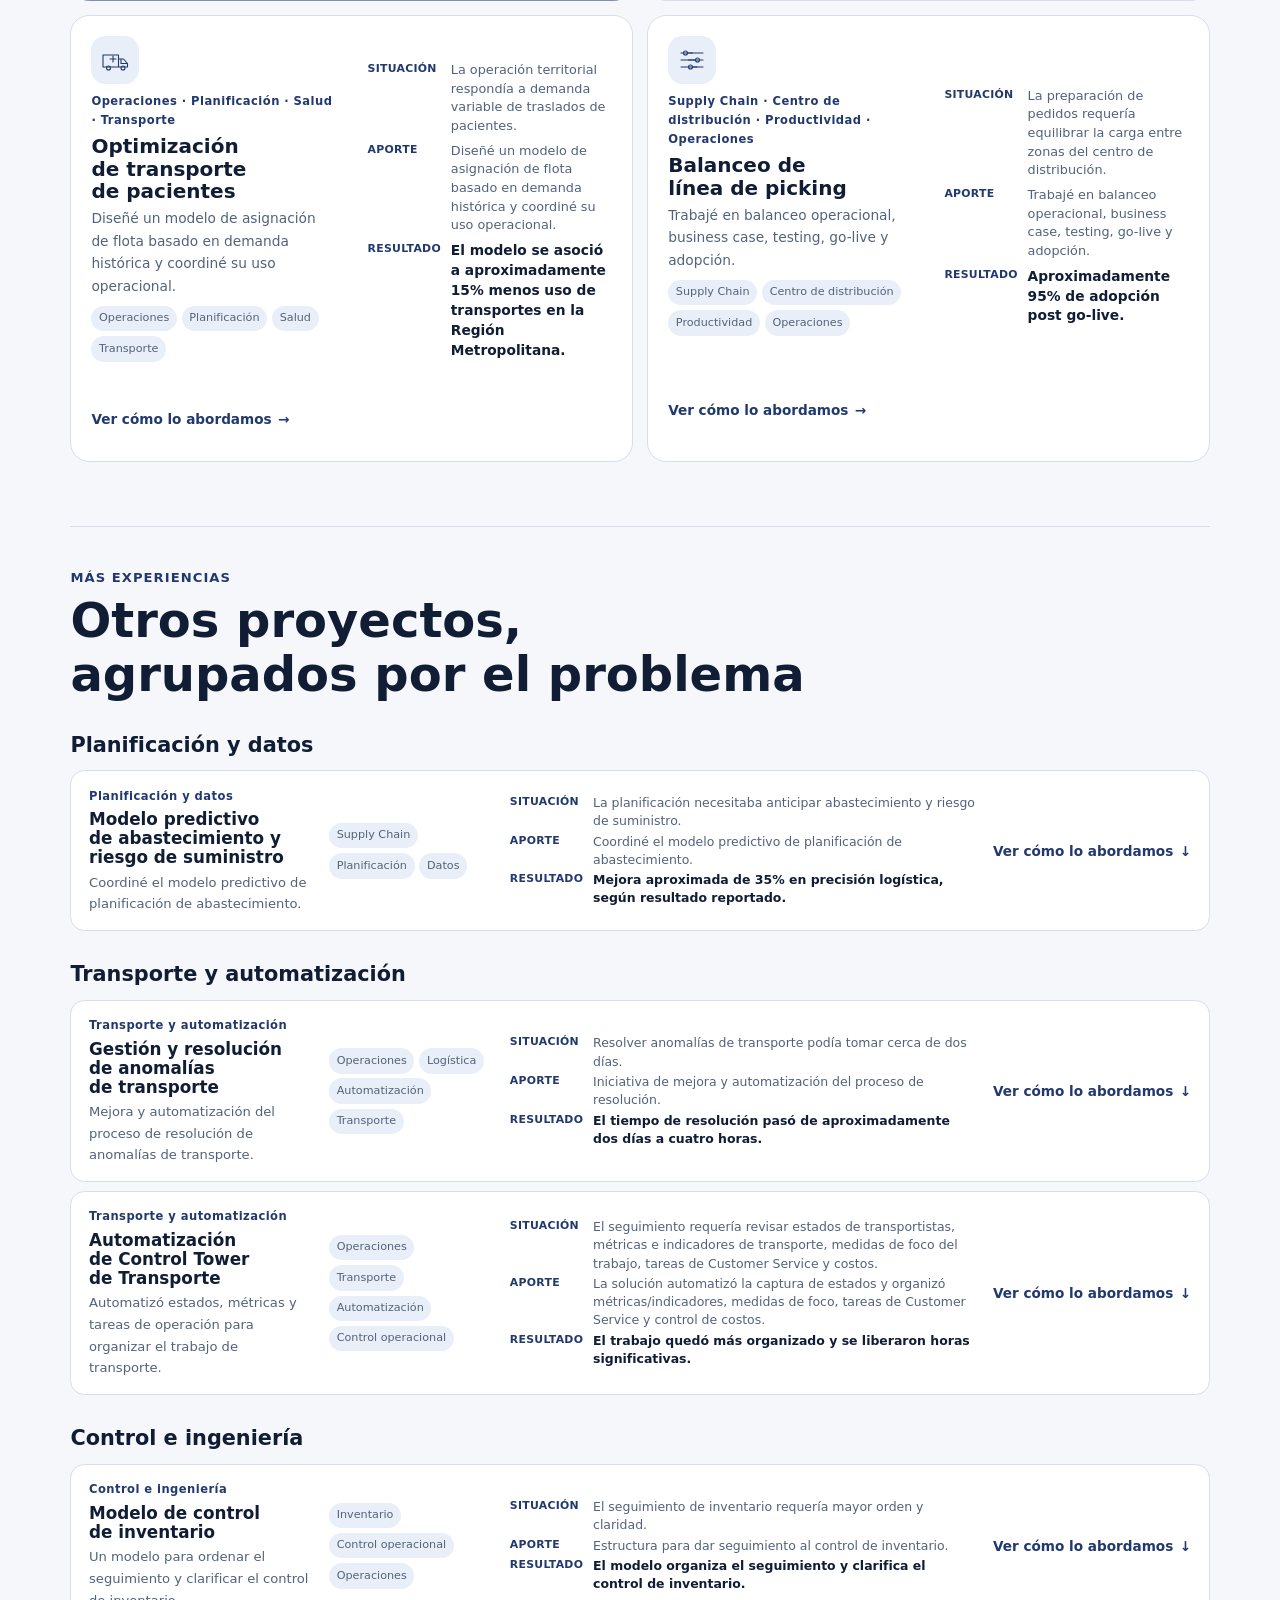
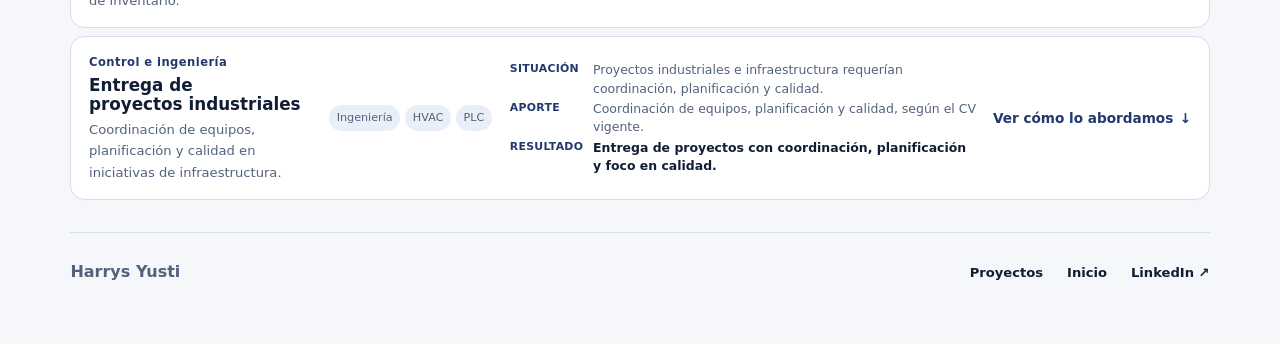
<file: projects/index.html>
<!doctype html><html lang="es"><head><meta charset="utf-8"><meta name="viewport" content="width=device-width, initial-scale=1"><title>Proyectos | Harrys Yusti</title><meta name="description" content="Una selección de proyectos de operaciones, datos, transporte e ingeniería: contexto, enfoque y cambios que llegaron al trabajo diario."><meta name="theme-color" content="#22396F"><meta property="og:type" content="website"><meta property="og:title" content="Proyectos | Harrys Yusti"><meta property="og:description" content="Problemas reales, soluciones que respondieron a la operación y cambios que llegaron al trabajo diario."><meta property="og:locale" content="es_CL"><meta property="og:url" content="https://harrysxavio.github.io/projects/"><meta property="og:image" content="https://harrysxavio.github.io/assets/operations-transformation-illustration.webp"><meta property="og:image:alt" content="Ilustración editorial de procesos y operaciones conectadas."><meta name="twitter:card" content="summary_large_image"><meta name="twitter:title" content="Proyectos | Harrys Yusti"><meta name="twitter:description" content="Contexto, enfoque y cambios operacionales en proyectos de Supply Chain, transporte, datos e ingeniería."><meta name="twitter:image" content="https://harrysxavio.github.io/assets/operations-transformation-illustration.webp"><meta name="twitter:image:alt" content="Ilustración editorial de procesos y operaciones conectadas."><link rel="canonical" href="https://harrysxavio.github.io/projects/"><script type="application/ld+json">{"@context":"https://schema.org","@graph":[{"@type":"WebPage","@id":"https://harrysxavio.github.io/projects/","url":"https://harrysxavio.github.io/projects/","name":"Proyectos | Harrys Yusti","inLanguage":"es","about":{"@id":"https://harrysxavio.github.io/#person"}},{"@type":"Person","@id":"https://harrysxavio.github.io/#person","name":"Harrys Yusti","url":"https://harrysxavio.github.io/","sameAs":["https://www.linkedin.com/in/h-yusti/","https://github.com/harrysxavio"]},{"@type":"BreadcrumbList","itemListElement":[{"@type":"ListItem","position":1,"name":"Inicio","item":"https://harrysxavio.github.io/"},{"@type":"ListItem","position":2,"name":"Proyectos","item":"https://harrysxavio.github.io/projects/"}]}]}</script><link rel="icon" href="/favicon.svg" type="image/svg+xml"><script>try{document.documentElement.dataset.theme=localStorage.getItem("harrys-site-theme")==="dark"?"dark":"light"}catch{document.documentElement.dataset.theme="light"}</script><link rel="stylesheet" href="/styles.css"></head><body><a class="skip-link" href="#main">Saltar al contenido</a><div class="page-shell"><header class="site-header" id="top"><a class="wordmark" href="/" aria-label="Harrys Yusti, inicio">HY</a><nav class="top-nav" aria-label="Navegación principal"><a href="/projects/">Proyectos</a><a href="/cv/">CV</a></nav></header><main id="main" class="page-main page-main--projectPortfolio"><section class="portfolio-intro" aria-labelledby="projects-title"><div class="section-heading"><p class="section-kicker">Proyectos seleccionados</p><h1 id="projects-title" class="content-heading content-heading--1">Problemas reales. Cambios que llegaron a la operación.</h1><p class="content-copy">Una conciliación manual que consumía tiempo. Una migración que debía avanzar sin detener la operación. Un transporte de pacientes que tenía que responder a la demanda. Un picking que podía organizarse de otra manera.</p><p class="content-copy">En cada proyecto cuento el contexto, el enfoque y qué cambió. Me interesa entender la fricción, sus síntomas y sus causas, y cómo una solución puede llegar al trabajo diario.</p></div></section><form class="project-filters" data-project-filters hidden><label class="project-search-label" for="project-search">Buscar por proyecto, descripción o tema</label><input id="project-search" type="search" name="q" autocomplete="off" data-project-search><fieldset class="project-filter-tags"><legend>Filtrar por temas</legend><div class="project-filter-tags__options"><label class="project-filter-tag"><input type="checkbox" name="tag" value="supply-chain" data-project-tag><span>Supply Chain</span></label><label class="project-filter-tag"><input type="checkbox" name="tag" value="inventory" data-project-tag><span>Inventario</span></label><label class="project-filter-tag"><input type="checkbox" name="tag" value="automation" data-project-tag><span>Automatización</span></label><label class="project-filter-tag"><input type="checkbox" name="tag" value="data" data-project-tag><span>Datos</span></label><label class="project-filter-tag"><input type="checkbox" name="tag" value="erp" data-project-tag><span>ERP</span></label><label class="project-filter-tag"><input type="checkbox" name="tag" value="regional-transformation" data-project-tag><span>Transformación regional</span></label><label class="project-filter-tag"><input type="checkbox" name="tag" value="operations" data-project-tag><span>Operaciones</span></label><label class="project-filter-tag"><input type="checkbox" name="tag" value="planning" data-project-tag><span>Planificación</span></label><label class="project-filter-tag"><input type="checkbox" name="tag" value="healthcare" data-project-tag><span>Salud</span></label><label class="project-filter-tag"><input type="checkbox" name="tag" value="distribution" data-project-tag><span>Centro de distribución</span></label><label class="project-filter-tag"><input type="checkbox" name="tag" value="productivity" data-project-tag><span>Productividad</span></label><label class="project-filter-tag"><input type="checkbox" name="tag" value="logistics" data-project-tag><span>Logística</span></label><label class="project-filter-tag"><input type="checkbox" name="tag" value="control" data-project-tag><span>Control operacional</span></label><label class="project-filter-tag"><input type="checkbox" name="tag" value="engineering" data-project-tag><span>Ingeniería</span></label><label class="project-filter-tag"><input type="checkbox" name="tag" value="hvac" data-project-tag><span>HVAC</span></label><label class="project-filter-tag"><input type="checkbox" name="tag" value="plc" data-project-tag><span>PLC</span></label><label class="project-filter-tag"><input type="checkbox" name="tag" value="transport" data-project-tag><span>Transporte</span></label></div></fieldset><button type="reset" class="project-filters__clear" data-project-clear>Limpiar filtros</button></form><p class="project-results" data-project-results role="status" aria-live="polite" aria-atomic="true" hidden></p><p class="project-empty" data-project-empty hidden>No hay proyectos que coincidan. Prueba con otros términos o temas.</p><section class="portfolio-group portfolio-group--featured" id="TOP4" aria-labelledby="featured-projects-title"><p class="section-kicker">#TOP4</p><h2 id="featured-projects-title">Proyectos que muestran cómo trabajo</h2><ul class="project-grid project-grid--featured"><li class="project-card project-card--lead" id="inventory-reconciliation" data-project-id="inventory-reconciliation" data-project-tags="supply-chain inventory automation control"><article class="project-card__inner"><div class="project-card__body"><span class="project-card__mark" aria-hidden="true"><svg viewBox="0 0 64 64"><path d="m12 22 20-11 20 11v22L32 55 12 44V22Z"/><path d="m12 22 20 11 20-11M32 33v22M22 17l20 11"/></svg></span><div class="project-card__identity"><p class="project-card__category">Supply Chain · Inventario · Automatización · Control operacional</p><h3>Conciliación y automatización de inventario</h3><p class="project-card__summary">Coordiné el rediseño del proceso, sus validaciones y la automatización entre operación y tecnología.</p></div><ul class="project-tags" aria-label="Temas del proyecto"><li>Supply Chain</li><li>Inventario</li><li>Automatización</li><li>Control operacional</li></ul></div><div class="project-card__evidence" id="project-detail-inventory-reconciliation"><p><strong>Situación</strong><span>Conciliar manualmente información operacional y de sistemas consumía tiempo y elevaba el costo del soporte.</span></p><p><strong>Aporte</strong><span>Coordiné el rediseño del proceso, las validaciones y la automatización entre operación y tecnología.</span></p><p class="project-card__result"><strong>Resultado</strong><span>30% menos tiempo de gestión y 40% menos costos asociados al soporte.</span></p></div><div class="project-card__actions"><a class="project-card__action" href="/projects/inventory-reconciliation/">Ver cómo lo abordamos <span aria-hidden="true">→</span></a></div></article></li><li class="project-card project-card--featured" id="brazil-chile-data" data-project-id="brazil-chile-data-migration" data-project-tags="data erp regional-transformation operations"><article class="project-card__inner"><div class="project-card__body"><span class="project-card__mark" aria-hidden="true"><svg viewBox="0 0 64 64"><circle cx="14" cy="32" r="6"/><circle cx="50" cy="17" r="6"/><circle cx="50" cy="47" r="6"/><path d="M20 32h11c8 0 8-15 16-15M31 32c8 0 8 15 16 15"/></svg></span><div class="project-card__identity"><p class="project-card__category">Datos · ERP · Transformación regional · Operaciones</p><h3>Migración y estabilización de datos Brasil–Chile</h3><p class="project-card__summary">Coordiné validación operacional y de datos entre equipos regionales y técnicos.</p></div><ul class="project-tags" aria-label="Temas del proyecto"><li>Datos</li><li>ERP</li><li>Transformación regional</li><li>Operaciones</li></ul></div><div class="project-card__evidence" id="project-detail-brazil-chile-data-migration"><p><strong>Situación</strong><span>Migrar datos maestros entre Brasil y Chile requería coordinación y validación mientras la operación continuaba.</span></p><p><strong>Aporte</strong><span>Coordiné validación operacional y de datos entre equipos regionales y técnicos.</span></p><p class="project-card__result"><strong>Resultado</strong><span>Cerca de 120.000 registros maestros; aproximadamente 90% del alcance aprobado quedó estabilizado.</span></p></div><div class="project-card__actions"><a class="project-card__action" href="/projects/brazil-chile-data-migration/">Ver cómo lo abordamos <span aria-hidden="true">→</span></a></div></article></li><li class="project-card project-card--featured" id="patient-transport" data-project-id="patient-transport-optimization" data-project-tags="operations planning healthcare transport"><article class="project-card__inner"><div class="project-card__body"><span class="project-card__mark" aria-hidden="true"><svg viewBox="0 0 64 64"><path d="M8 22h31v24H8zM39 30h10l8 9v7H39zM44 30v9h13"/><circle cx="19" cy="48" r="4"/><circle cx="48" cy="48" r="4"/><path d="M22 30h12M28 24v12"/></svg></span><div class="project-card__identity"><p class="project-card__category">Operaciones · Planificación · Salud · Transporte</p><h3>Optimización de transporte de pacientes</h3><p class="project-card__summary">Diseñé un modelo de asignación de flota basado en demanda histórica y coordiné su uso operacional.</p></div><ul class="project-tags" aria-label="Temas del proyecto"><li>Operaciones</li><li>Planificación</li><li>Salud</li><li>Transporte</li></ul></div><div class="project-card__evidence" id="project-detail-patient-transport-optimization"><p><strong>Situación</strong><span>La operación territorial respondía a demanda variable de traslados de pacientes.</span></p><p><strong>Aporte</strong><span>Diseñé un modelo de asignación de flota basado en demanda histórica y coordiné su uso operacional.</span></p><p class="project-card__result"><strong>Resultado</strong><span>El modelo se asoció a aproximadamente 15% menos uso de transportes en la Región Metropolitana.</span></p></div><div class="project-card__actions"><a class="project-card__action" href="/projects/patient-transport-optimization/">Ver cómo lo abordamos <span aria-hidden="true">→</span></a></div></article></li><li class="project-card project-card--featured" id="picking-balance" data-project-id="picking-line-balancing" data-project-tags="supply-chain distribution productivity operations"><article class="project-card__inner"><div class="project-card__body"><span class="project-card__mark" aria-hidden="true"><svg viewBox="0 0 64 64"><path d="M10 18h44M10 32h44M10 46h44"/><circle cx="19" cy="18" r="4"/><circle cx="43" cy="32" r="4"/><circle cx="29" cy="46" r="4"/><path d="M23 18h10M39 32H25M33 46h9"/></svg></span><div class="project-card__identity"><p class="project-card__category">Supply Chain · Centro de distribución · Productividad · Operaciones</p><h3>Balanceo de línea de picking</h3><p class="project-card__summary">Trabajé en balanceo operacional, business case, testing, go-live y adopción.</p></div><ul class="project-tags" aria-label="Temas del proyecto"><li>Supply Chain</li><li>Centro de distribución</li><li>Productividad</li><li>Operaciones</li></ul></div><div class="project-card__evidence" id="project-detail-picking-line-balancing"><p><strong>Situación</strong><span>La preparación de pedidos requería equilibrar la carga entre zonas del centro de distribución.</span></p><p><strong>Aporte</strong><span>Trabajé en balanceo operacional, business case, testing, go-live y adopción.</span></p><p class="project-card__result"><strong>Resultado</strong><span>Aproximadamente 95% de adopción post go-live.</span></p></div><div class="project-card__actions"><a class="project-card__action" href="/projects/picking-line-balancing/">Ver cómo lo abordamos <span aria-hidden="true">→</span></a></div></article></li></ul></section><section class="portfolio-group portfolio-group--other" aria-labelledby="other-projects-title"><p class="section-kicker">Más experiencias</p><h2 id="other-projects-title">Otros proyectos, agrupados por el problema</h2><section class="project-category" aria-labelledby="project-category-0"><h3 id="project-category-0">Planificación y datos</h3><ul class="project-grid project-grid--secondary"><li class="project-card project-card--secondary" id="supply-planning-model" data-project-id="supply-planning-model" data-project-tags="supply-chain planning data"><article class="project-card__inner"><div class="project-card__body"><div class="project-card__identity"><p class="project-card__category">Planificación y datos</p><h3>Modelo predictivo de abastecimiento y riesgo de suministro</h3><p class="project-card__summary">Coordiné el modelo predictivo de planificación de abastecimiento.</p></div><ul class="project-tags" aria-label="Temas del proyecto"><li>Supply Chain</li><li>Planificación</li><li>Datos</li></ul></div><div class="project-card__evidence" id="project-detail-supply-planning-model"><p><strong>Situación</strong><span>La planificación necesitaba anticipar abastecimiento y riesgo de suministro.</span></p><p><strong>Aporte</strong><span>Coordiné el modelo predictivo de planificación de abastecimiento.</span></p><p class="project-card__result"><strong>Resultado</strong><span>Mejora aproximada de 35% en precisión logística, según resultado reportado.</span></p></div><div class="project-card__actions"><a class="project-card__action" href="#project-detail-supply-planning-model">Ver cómo lo abordamos <span aria-hidden="true">↓</span></a></div></article></li></ul></section><section class="project-category" aria-labelledby="project-category-1"><h3 id="project-category-1">Transporte y automatización</h3><ul class="project-grid project-grid--secondary"><li class="project-card project-card--secondary" id="transport-anomalies" data-project-id="transport-anomalies" data-project-tags="operations logistics automation transport"><article class="project-card__inner"><div class="project-card__body"><div class="project-card__identity"><p class="project-card__category">Transporte y automatización</p><h3>Gestión y resolución de anomalías de transporte</h3><p class="project-card__summary">Mejora y automatización del proceso de resolución de anomalías de transporte.</p></div><ul class="project-tags" aria-label="Temas del proyecto"><li>Operaciones</li><li>Logística</li><li>Automatización</li><li>Transporte</li></ul></div><div class="project-card__evidence" id="project-detail-transport-anomalies"><p><strong>Situación</strong><span>Resolver anomalías de transporte podía tomar cerca de dos días.</span></p><p><strong>Aporte</strong><span>Iniciativa de mejora y automatización del proceso de resolución.</span></p><p class="project-card__result"><strong>Resultado</strong><span>El tiempo de resolución pasó de aproximadamente dos días a cuatro horas.</span></p></div><div class="project-card__actions"><a class="project-card__action" href="#project-detail-transport-anomalies">Ver cómo lo abordamos <span aria-hidden="true">↓</span></a></div></article></li><li class="project-card project-card--secondary" id="control-tower" data-project-id="control-tower" data-project-tags="operations transport automation control"><article class="project-card__inner"><div class="project-card__body"><div class="project-card__identity"><p class="project-card__category">Transporte y automatización</p><h3>Automatización de Control Tower de Transporte</h3><p class="project-card__summary">Automatizó estados, métricas y tareas de operación para organizar el trabajo de transporte.</p></div><ul class="project-tags" aria-label="Temas del proyecto"><li>Operaciones</li><li>Transporte</li><li>Automatización</li><li>Control operacional</li></ul></div><div class="project-card__evidence" id="project-detail-control-tower"><p><strong>Situación</strong><span>El seguimiento requería revisar estados de transportistas, métricas e indicadores de transporte, medidas de foco del trabajo, tareas de Customer Service y costos.</span></p><p><strong>Aporte</strong><span>La solución automatizó la captura de estados y organizó métricas/indicadores, medidas de foco, tareas de Customer Service y control de costos.</span></p><p class="project-card__result"><strong>Resultado</strong><span>El trabajo quedó más organizado y se liberaron horas significativas.</span></p></div><div class="project-card__actions"><a class="project-card__action" href="#project-detail-control-tower">Ver cómo lo abordamos <span aria-hidden="true">↓</span></a></div></article></li></ul></section><section class="project-category" aria-labelledby="project-category-2"><h3 id="project-category-2">Control e ingeniería</h3><ul class="project-grid project-grid--secondary"><li class="project-card project-card--secondary" id="inventory-control-model" data-project-id="inventory-control-model" data-project-tags="inventory control operations"><article class="project-card__inner"><div class="project-card__body"><div class="project-card__identity"><p class="project-card__category">Control e ingeniería</p><h3>Modelo de control de inventario</h3><p class="project-card__summary">Un modelo para ordenar el seguimiento y clarificar el control de inventario.</p></div><ul class="project-tags" aria-label="Temas del proyecto"><li>Inventario</li><li>Control operacional</li><li>Operaciones</li></ul></div><div class="project-card__evidence" id="project-detail-inventory-control-model"><p><strong>Situación</strong><span>El seguimiento de inventario requería mayor orden y claridad.</span></p><p><strong>Aporte</strong><span>Estructura para dar seguimiento al control de inventario.</span></p><p class="project-card__result"><strong>Resultado</strong><span>El modelo organiza el seguimiento y clarifica el control de inventario.</span></p></div><div class="project-card__actions"><a class="project-card__action" href="#project-detail-inventory-control-model">Ver cómo lo abordamos <span aria-hidden="true">↓</span></a></div></article></li><li class="project-card project-card--secondary" id="industrial-project-delivery" data-project-id="industrial-project-delivery" data-project-tags="engineering hvac plc"><article class="project-card__inner"><div class="project-card__body"><div class="project-card__identity"><p class="project-card__category">Control e ingeniería</p><h3>Entrega de proyectos industriales</h3><p class="project-card__summary">Coordinación de equipos, planificación y calidad en iniciativas de infraestructura.</p></div><ul class="project-tags" aria-label="Temas del proyecto"><li>Ingeniería</li><li>HVAC</li><li>PLC</li></ul></div><div class="project-card__evidence" id="project-detail-industrial-project-delivery"><p><strong>Situación</strong><span>Proyectos industriales e infraestructura requerían coordinación, planificación y calidad.</span></p><p><strong>Aporte</strong><span>Coordinación de equipos, planificación y calidad, según el CV vigente.</span></p><p class="project-card__result"><strong>Resultado</strong><span>Entrega de proyectos con coordinación, planificación y foco en calidad.</span></p></div><div class="project-card__actions"><a class="project-card__action" href="#project-detail-industrial-project-delivery">Ver cómo lo abordamos <span aria-hidden="true">↓</span></a></div></article></li></ul></section></section></main><footer class="site-footer simple-footer"><span class="footer-name">Harrys Yusti</span><a href="/projects/">Proyectos</a><a href="/">Inicio</a><a href="https://www.linkedin.com/in/h-yusti/" target="_blank" rel="noopener noreferrer">LinkedIn ↗</a></footer></div><script src="/script.js" defer></script></body></html>
</file>
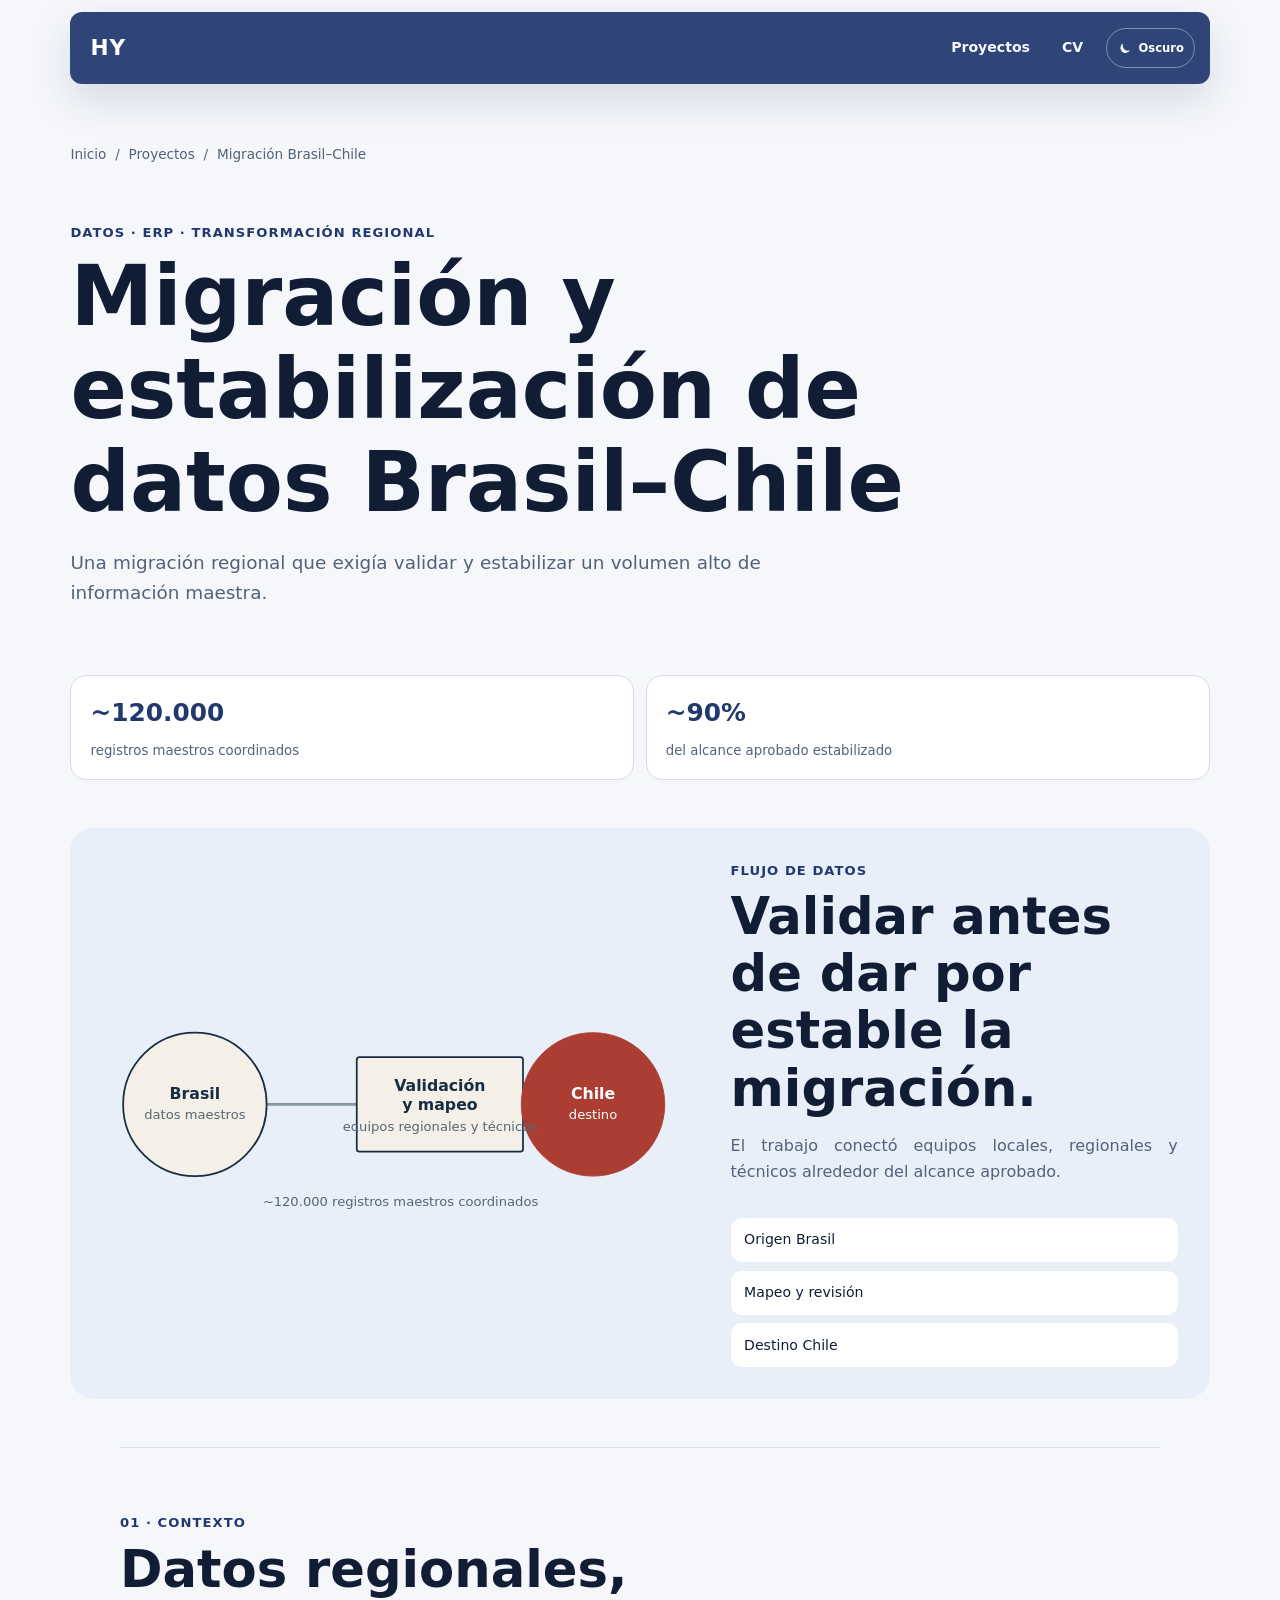
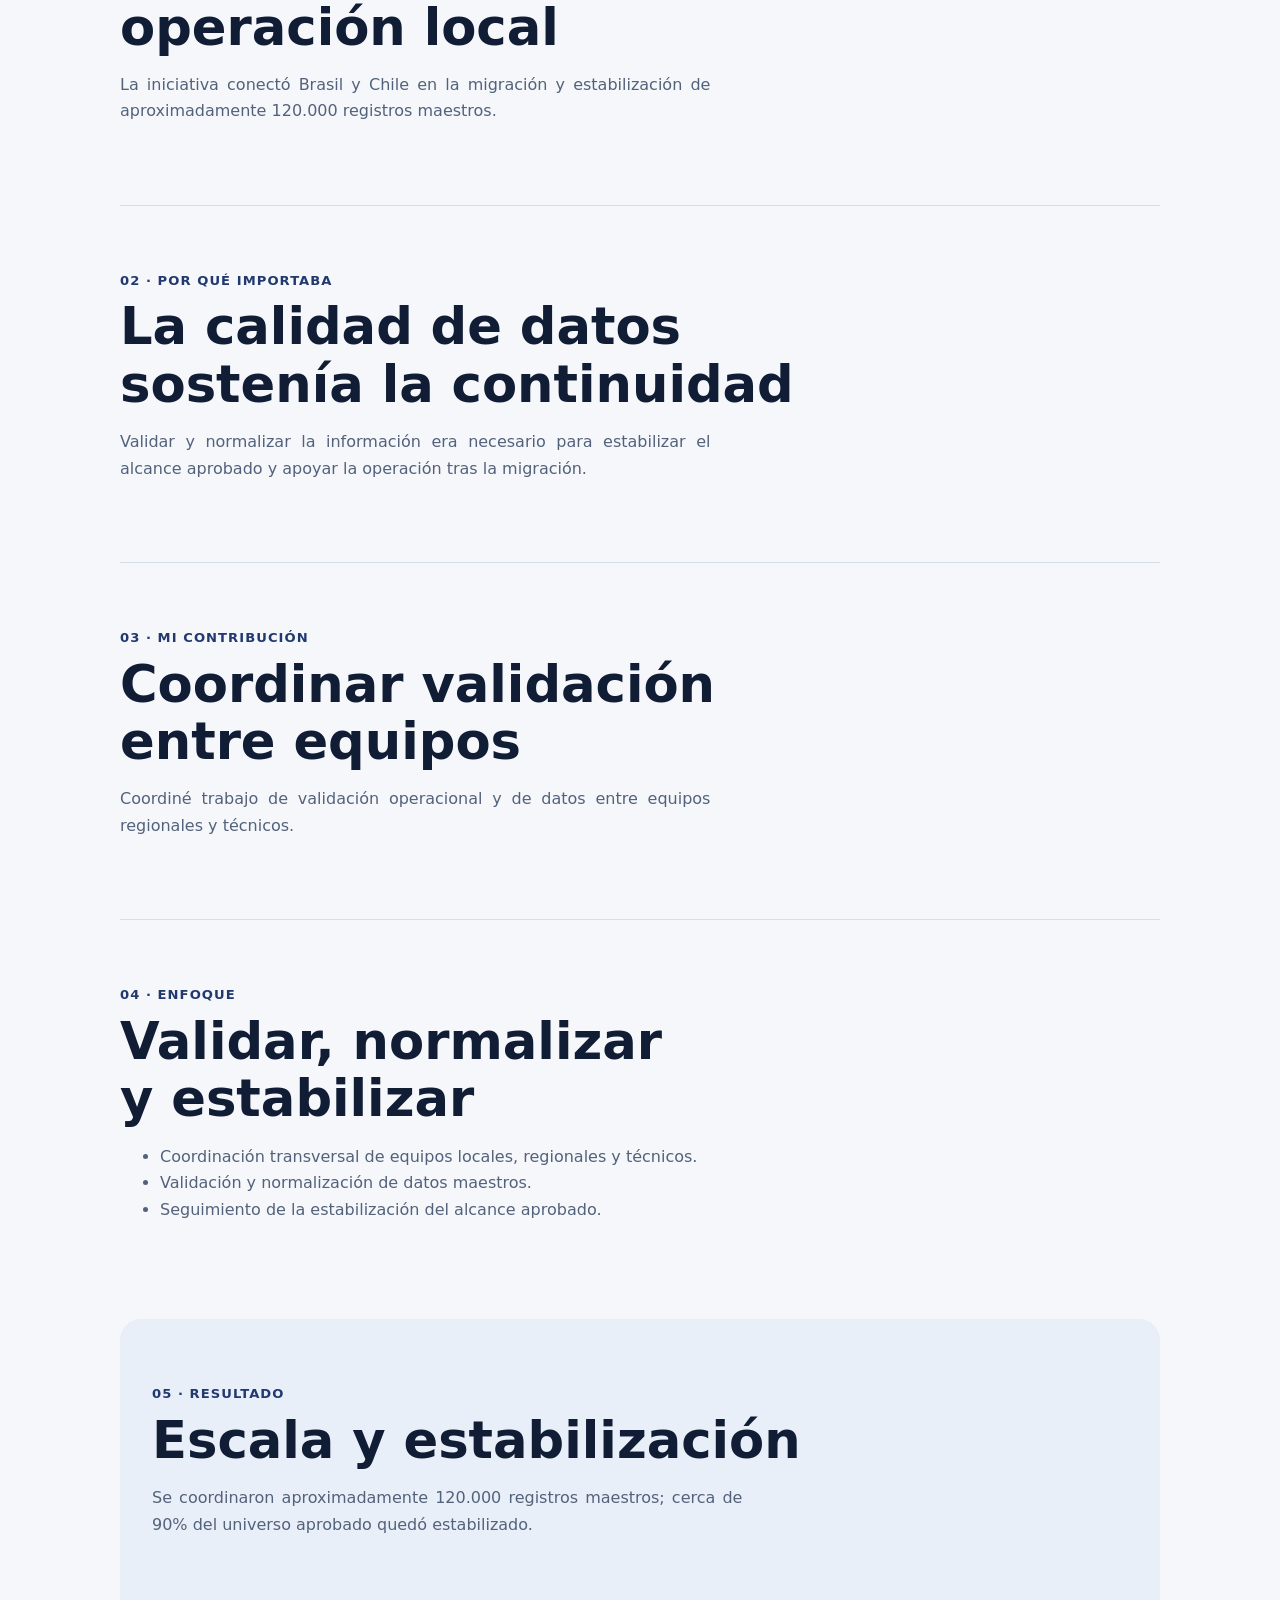
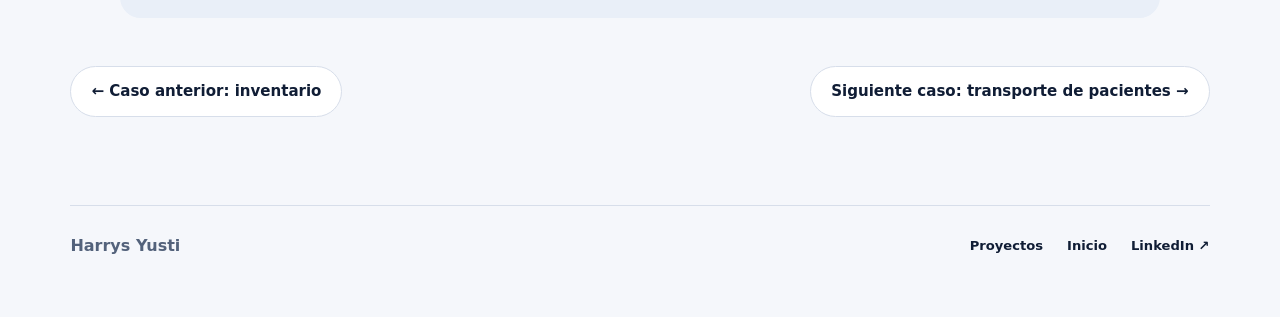
<file: projects/brazil-chile-data-migration/index.html>
<!doctype html><html lang="es"><head><meta charset="utf-8"><meta name="viewport" content="width=device-width, initial-scale=1"><title>Migración de datos Brasil–Chile | Harrys Yusti</title><meta name="description" content="Migración regional de datos maestros Brasil–Chile: escala, contribución de coordinación y estabilización del alcance aprobado."><meta name="theme-color" content="#22396F"><meta property="og:type" content="article"><meta property="og:title" content="Migración de datos Brasil–Chile | Harrys Yusti"><meta property="og:description" content="Coordinación de validación y estabilización para cerca de 120.000 registros maestros."><meta property="og:locale" content="es_CL"><meta property="og:url" content="https://harrysxavio.github.io/projects/brazil-chile-data-migration/"><meta property="og:image" content="https://harrysxavio.github.io/assets/operations-transformation-illustration.webp"><meta property="og:image:alt" content="Ilustración editorial de procesos y operaciones conectadas."><meta name="twitter:card" content="summary_large_image"><meta name="twitter:title" content="Migración de datos Brasil–Chile | Harrys Yusti"><meta name="twitter:description" content="Validación y estabilización de una migración regional de datos."><meta name="twitter:image" content="https://harrysxavio.github.io/assets/operations-transformation-illustration.webp"><meta name="twitter:image:alt" content="Ilustración editorial de procesos y operaciones conectadas."><link rel="canonical" href="https://harrysxavio.github.io/projects/brazil-chile-data-migration/"><script type="application/ld+json">{"@context":"https://schema.org","@graph":[{"@type":"WebPage","@id":"https://harrysxavio.github.io/projects/brazil-chile-data-migration/","url":"https://harrysxavio.github.io/projects/brazil-chile-data-migration/","name":"Migración de datos Brasil–Chile | Harrys Yusti","inLanguage":"es","about":{"@id":"https://harrysxavio.github.io/#person"}},{"@type":"Person","@id":"https://harrysxavio.github.io/#person","name":"Harrys Yusti","url":"https://harrysxavio.github.io/","sameAs":["https://www.linkedin.com/in/h-yusti/","https://github.com/harrysxavio"]},{"@type":"BreadcrumbList","itemListElement":[{"@type":"ListItem","position":1,"name":"Inicio","item":"https://harrysxavio.github.io/"},{"@type":"ListItem","position":2,"name":"Proyectos","item":"https://harrysxavio.github.io/projects/"},{"@type":"ListItem","position":3,"name":"Migración de datos Brasil–Chile","item":"https://harrysxavio.github.io/projects/brazil-chile-data-migration/"}]}]}</script><link rel="icon" href="/favicon.svg" type="image/svg+xml"><script>try{document.documentElement.dataset.theme=localStorage.getItem("harrys-site-theme")==="dark"?"dark":"light"}catch{document.documentElement.dataset.theme="light"}</script><link rel="stylesheet" href="/styles.css"></head><body><a class="skip-link" href="#main">Saltar al contenido</a><div class="page-shell"><header class="site-header" id="top"><a class="wordmark" href="/" aria-label="Harrys Yusti, inicio">HY</a><nav class="top-nav" aria-label="Navegación principal"><a href="/projects/">Proyectos</a><a href="/cv/">CV</a></nav></header><main id="main" class="page-main page-main--brazil-chile-data-migration"><nav aria-label="Ruta de navegación" class="case-breadcrumb"><a href="/">Inicio</a><span aria-hidden="true">/</span><a href="/projects/">Proyectos</a><span aria-hidden="true">/</span><span aria-current="page">Migración Brasil–Chile</span></nav><header class="case-hero"><p class="section-kicker">DATOS · ERP · TRANSFORMACIÓN REGIONAL</p><h1 class="content-heading content-heading--1">Migración y estabilización de datos Brasil–Chile</h1><p class="case-summary">Una migración regional que exigía validar y estabilizar un volumen alto de información maestra.</p></header><div class="case-metrics" aria-label="Resultados destacados"><div class="case-metric"><span class="case-metric__value">~120.000</span><span class="case-metric__label">registros maestros coordinados</span></div><div class="case-metric"><span class="case-metric__value">~90%</span><span class="case-metric__label">del alcance aprobado estabilizado</span></div></div><figure class="case-flow"><div class="case-flow__image"><picture><source srcset="/assets/mobile/brazil-chile-data-flow.svg" media="(max-width: 42rem)"><img src="/assets/brazil-chile-data-flow.svg" alt="Datos maestros de Brasil pasan por validación y mapeo antes de estabilizarse en Chile; el alcance coordinado fue de aproximadamente 120.000 registros." width="680" height="260"></picture></div><figcaption><p class="section-kicker">Flujo de datos</p><h2 class="content-heading content-heading--2">Validar antes de dar por estable la migración.</h2><p class="content-copy">El trabajo conectó equipos locales, regionales y técnicos alrededor del alcance aprobado.</p></figcaption><ol class="case-flow__steps"><li>Origen Brasil</li><li>Mapeo y revisión</li><li>Destino Chile</li></ol></figure><div class="case-sections"><section class="case-section"><p class="section-kicker">01 · CONTEXTO</p><h2 class="content-heading content-heading--2">Datos regionales, operación local</h2><p class="content-copy">La iniciativa conectó Brasil y Chile en la migración y estabilización de aproximadamente 120.000 registros maestros.</p></section><section class="case-section"><p class="section-kicker">02 · POR QUÉ IMPORTABA</p><h2 class="content-heading content-heading--2">La calidad de datos sostenía la continuidad</h2><p class="content-copy">Validar y normalizar la información era necesario para estabilizar el alcance aprobado y apoyar la operación tras la migración.</p></section><section class="case-section"><p class="section-kicker">03 · MI CONTRIBUCIÓN</p><h2 class="content-heading content-heading--2">Coordinar validación entre equipos</h2><p class="content-copy">Coordiné trabajo de validación operacional y de datos entre equipos regionales y técnicos.</p></section><section class="case-section"><p class="section-kicker">04 · ENFOQUE</p><h2 class="content-heading content-heading--2">Validar, normalizar y estabilizar</h2><ul><li>Coordinación transversal de equipos locales, regionales y técnicos.</li><li>Validación y normalización de datos maestros.</li><li>Seguimiento de la estabilización del alcance aprobado.</li></ul></section><section class="case-section case-section--outcome"><p class="section-kicker">05 · RESULTADO</p><h2 class="content-heading content-heading--2">Escala y estabilización</h2><p class="content-copy">Se coordinaron aproximadamente 120.000 registros maestros; cerca de 90% del universo aprobado quedó estabilizado.</p></section></div><nav aria-label="Navegación de proyectos" class="case-navigation"><a class="button button--quiet" href="/projects/inventory-reconciliation/">← Caso anterior: inventario</a><a class="button button--quiet" href="/projects/patient-transport-optimization/">Siguiente caso: transporte de pacientes →</a></nav></main><footer class="site-footer simple-footer"><span class="footer-name">Harrys Yusti</span><a href="/projects/">Proyectos</a><a href="/">Inicio</a><a href="https://www.linkedin.com/in/h-yusti/" target="_blank" rel="noopener noreferrer">LinkedIn ↗</a></footer></div><script src="/script.js" defer></script></body></html>
</file>
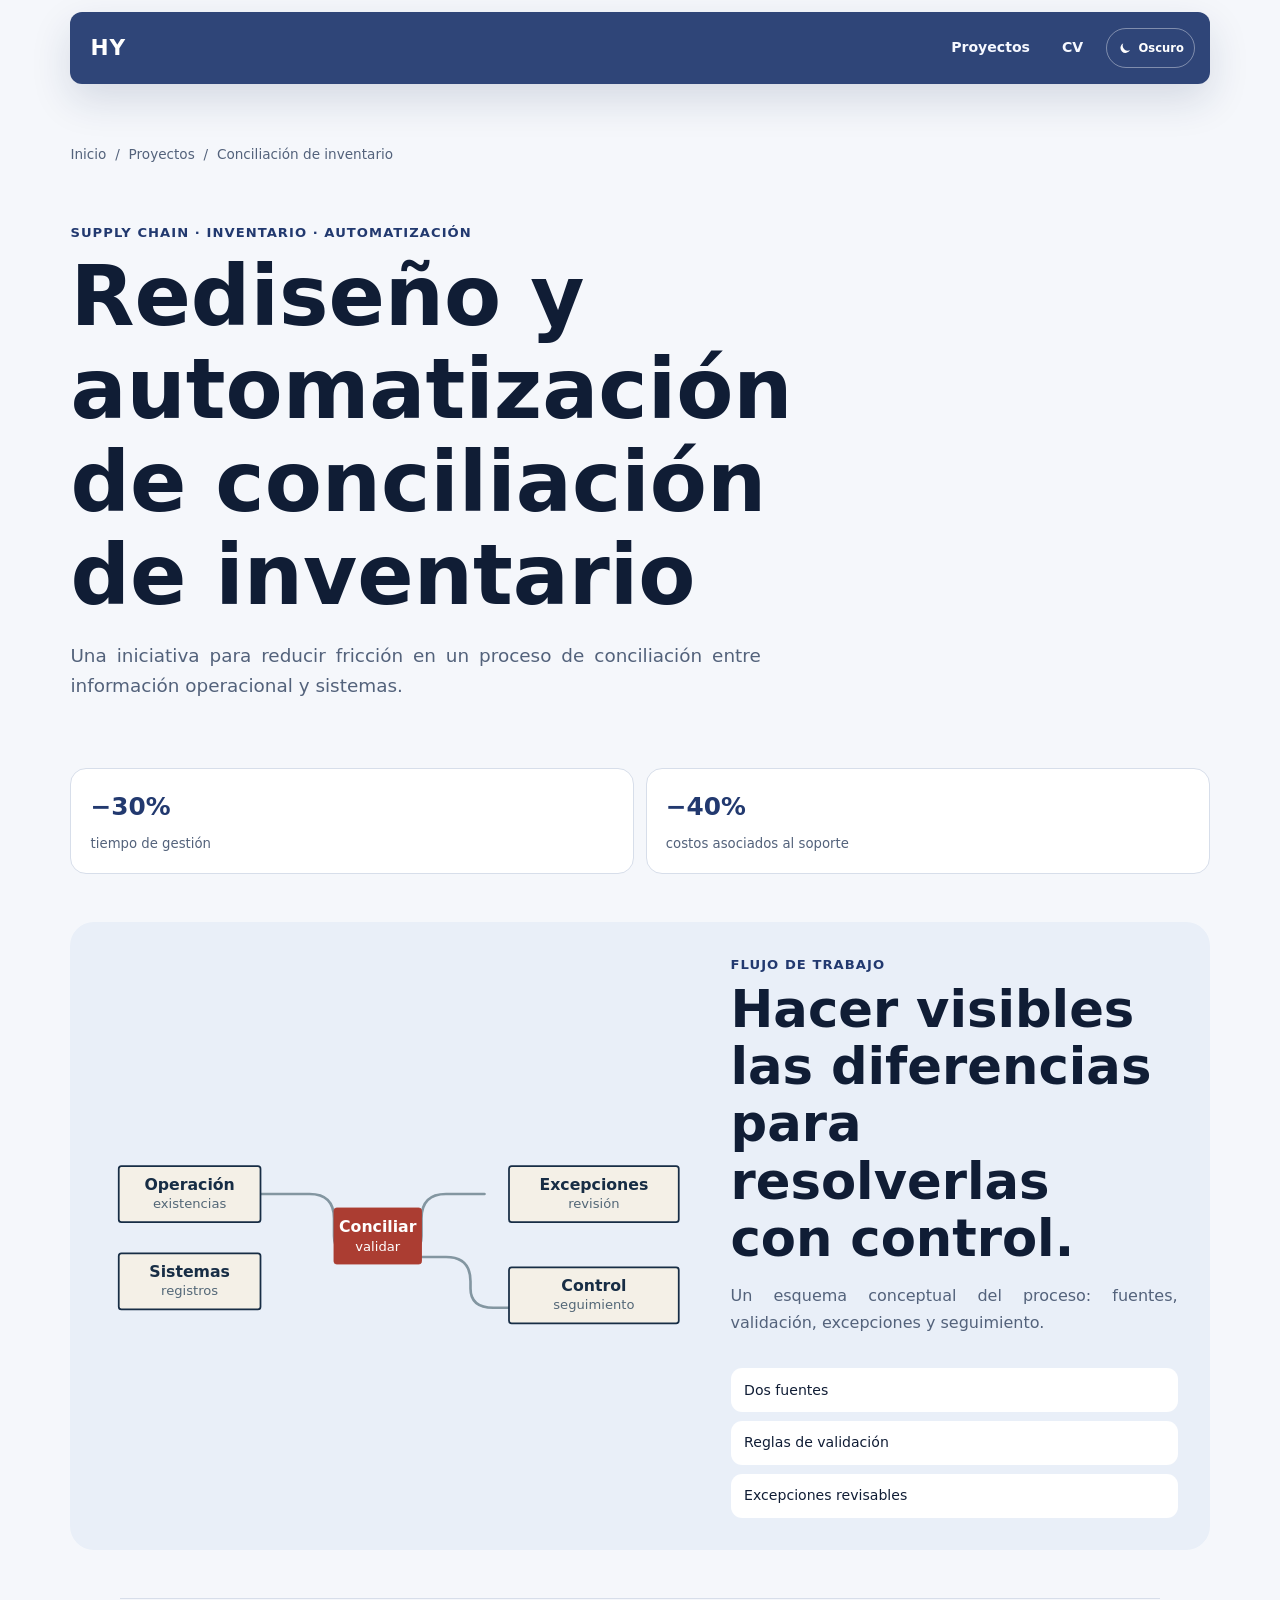
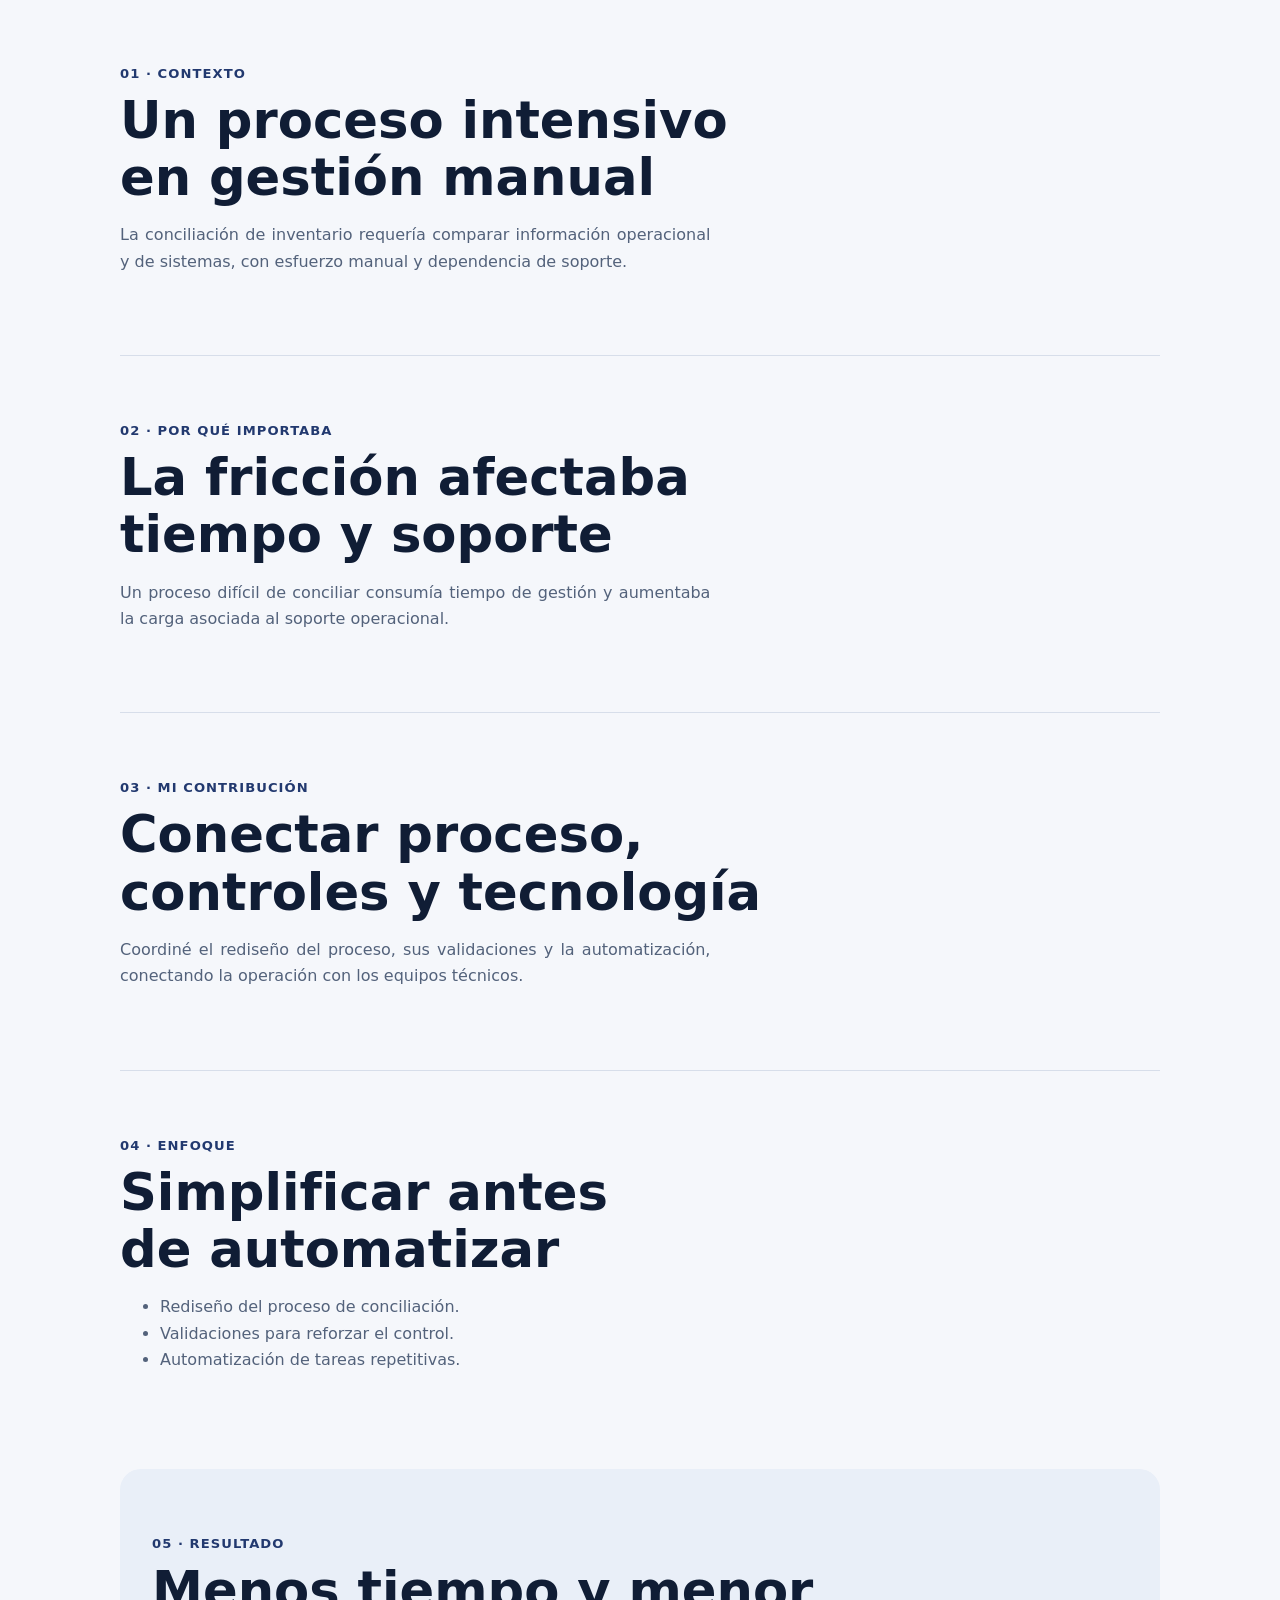
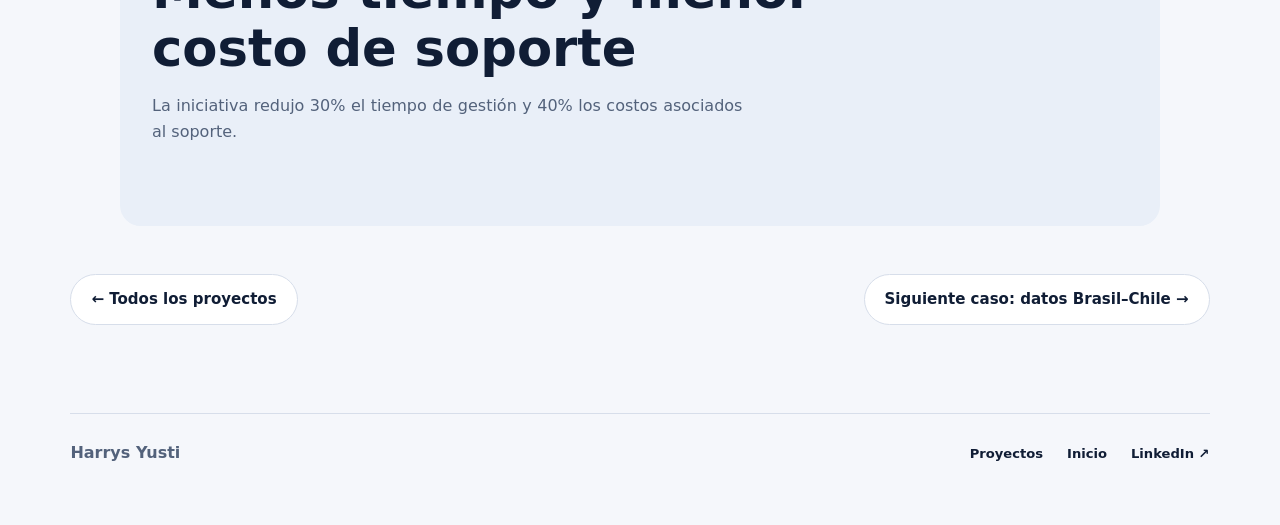
<file: projects/inventory-reconciliation/index.html>
<!doctype html><html lang="es"><head><meta charset="utf-8"><meta name="viewport" content="width=device-width, initial-scale=1"><title>Rediseño de conciliación de inventario | Harrys Yusti</title><meta name="description" content="Caso de rediseño y automatización de conciliación de inventario: contribución profesional y resultados de la iniciativa."><meta name="theme-color" content="#22396F"><meta property="og:type" content="article"><meta property="og:title" content="Conciliación de inventario | Harrys Yusti"><meta property="og:description" content="Rediseño de proceso, validaciones y automatización para una conciliación de inventario más eficiente."><meta property="og:locale" content="es_CL"><meta property="og:url" content="https://harrysxavio.github.io/projects/inventory-reconciliation/"><meta property="og:image" content="https://harrysxavio.github.io/assets/operations-transformation-illustration.webp"><meta property="og:image:alt" content="Ilustración editorial de procesos y operaciones conectadas."><meta name="twitter:card" content="summary_large_image"><meta name="twitter:title" content="Conciliación de inventario | Harrys Yusti"><meta name="twitter:description" content="Rediseño y automatización en Supply Chain."><meta name="twitter:image" content="https://harrysxavio.github.io/assets/operations-transformation-illustration.webp"><meta name="twitter:image:alt" content="Ilustración editorial de procesos y operaciones conectadas."><link rel="canonical" href="https://harrysxavio.github.io/projects/inventory-reconciliation/"><script type="application/ld+json">{"@context":"https://schema.org","@graph":[{"@type":"WebPage","@id":"https://harrysxavio.github.io/projects/inventory-reconciliation/","url":"https://harrysxavio.github.io/projects/inventory-reconciliation/","name":"Rediseño de conciliación de inventario | Harrys Yusti","inLanguage":"es","about":{"@id":"https://harrysxavio.github.io/#person"}},{"@type":"Person","@id":"https://harrysxavio.github.io/#person","name":"Harrys Yusti","url":"https://harrysxavio.github.io/","sameAs":["https://www.linkedin.com/in/h-yusti/","https://github.com/harrysxavio"]},{"@type":"BreadcrumbList","itemListElement":[{"@type":"ListItem","position":1,"name":"Inicio","item":"https://harrysxavio.github.io/"},{"@type":"ListItem","position":2,"name":"Proyectos","item":"https://harrysxavio.github.io/projects/"},{"@type":"ListItem","position":3,"name":"Conciliación de inventario","item":"https://harrysxavio.github.io/projects/inventory-reconciliation/"}]}]}</script><link rel="icon" href="/favicon.svg" type="image/svg+xml"><script>try{document.documentElement.dataset.theme=localStorage.getItem("harrys-site-theme")==="dark"?"dark":"light"}catch{document.documentElement.dataset.theme="light"}</script><link rel="stylesheet" href="/styles.css"></head><body><a class="skip-link" href="#main">Saltar al contenido</a><div class="page-shell"><header class="site-header" id="top"><a class="wordmark" href="/" aria-label="Harrys Yusti, inicio">HY</a><nav class="top-nav" aria-label="Navegación principal"><a href="/projects/">Proyectos</a><a href="/cv/">CV</a></nav></header><main id="main" class="page-main page-main--inventory-reconciliation"><nav aria-label="Ruta de navegación" class="case-breadcrumb"><a href="/">Inicio</a><span aria-hidden="true">/</span><a href="/projects/">Proyectos</a><span aria-hidden="true">/</span><span aria-current="page">Conciliación de inventario</span></nav><header class="case-hero"><p class="section-kicker">SUPPLY CHAIN · INVENTARIO · AUTOMATIZACIÓN</p><h1 class="content-heading content-heading--1">Rediseño y automatización de conciliación de inventario</h1><p class="case-summary">Una iniciativa para reducir fricción en un proceso de conciliación entre información operacional y sistemas.</p></header><div class="case-metrics" aria-label="Resultados destacados"><div class="case-metric"><span class="case-metric__value">−30%</span><span class="case-metric__label">tiempo de gestión</span></div><div class="case-metric"><span class="case-metric__value">−40%</span><span class="case-metric__label">costos asociados al soporte</span></div></div><figure class="case-flow"><div class="case-flow__image"><picture><source srcset="/assets/mobile/inventory-reconciliation-flow.svg" media="(max-width: 42rem)"><img src="/assets/inventory-reconciliation-flow.svg" alt="Existencias de operación y registros de sistemas llegan a una conciliación; las excepciones quedan visibles para revisión y seguimiento." width="680" height="260"></picture></div><figcaption><p class="section-kicker">Flujo de trabajo</p><h2 class="content-heading content-heading--2">Hacer visibles las diferencias para resolverlas con control.</h2><p class="content-copy">Un esquema conceptual del proceso: fuentes, validación, excepciones y seguimiento.</p></figcaption><ol class="case-flow__steps"><li>Dos fuentes</li><li>Reglas de validación</li><li>Excepciones revisables</li></ol></figure><div class="case-sections"><section class="case-section"><p class="section-kicker">01 · CONTEXTO</p><h2 class="content-heading content-heading--2">Un proceso intensivo en gestión manual</h2><p class="content-copy">La conciliación de inventario requería comparar información operacional y de sistemas, con esfuerzo manual y dependencia de soporte.</p></section><section class="case-section"><p class="section-kicker">02 · POR QUÉ IMPORTABA</p><h2 class="content-heading content-heading--2">La fricción afectaba tiempo y soporte</h2><p class="content-copy">Un proceso difícil de conciliar consumía tiempo de gestión y aumentaba la carga asociada al soporte operacional.</p></section><section class="case-section"><p class="section-kicker">03 · MI CONTRIBUCIÓN</p><h2 class="content-heading content-heading--2">Conectar proceso, controles y tecnología</h2><p class="content-copy">Coordiné el rediseño del proceso, sus validaciones y la automatización, conectando la operación con los equipos técnicos.</p></section><section class="case-section"><p class="section-kicker">04 · ENFOQUE</p><h2 class="content-heading content-heading--2">Simplificar antes de automatizar</h2><ul><li>Rediseño del proceso de conciliación.</li><li>Validaciones para reforzar el control.</li><li>Automatización de tareas repetitivas.</li></ul></section><section class="case-section case-section--outcome"><p class="section-kicker">05 · RESULTADO</p><h2 class="content-heading content-heading--2">Menos tiempo y menor costo de soporte</h2><p class="content-copy">La iniciativa redujo 30% el tiempo de gestión y 40% los costos asociados al soporte.</p></section></div><nav aria-label="Navegación de proyectos" class="case-navigation"><a class="button button--quiet" href="/projects/">← Todos los proyectos</a><a class="button button--quiet" href="/projects/brazil-chile-data-migration/">Siguiente caso: datos Brasil–Chile →</a></nav></main><footer class="site-footer simple-footer"><span class="footer-name">Harrys Yusti</span><a href="/projects/">Proyectos</a><a href="/">Inicio</a><a href="https://www.linkedin.com/in/h-yusti/" target="_blank" rel="noopener noreferrer">LinkedIn ↗</a></footer></div><script src="/script.js" defer></script></body></html>
</file>
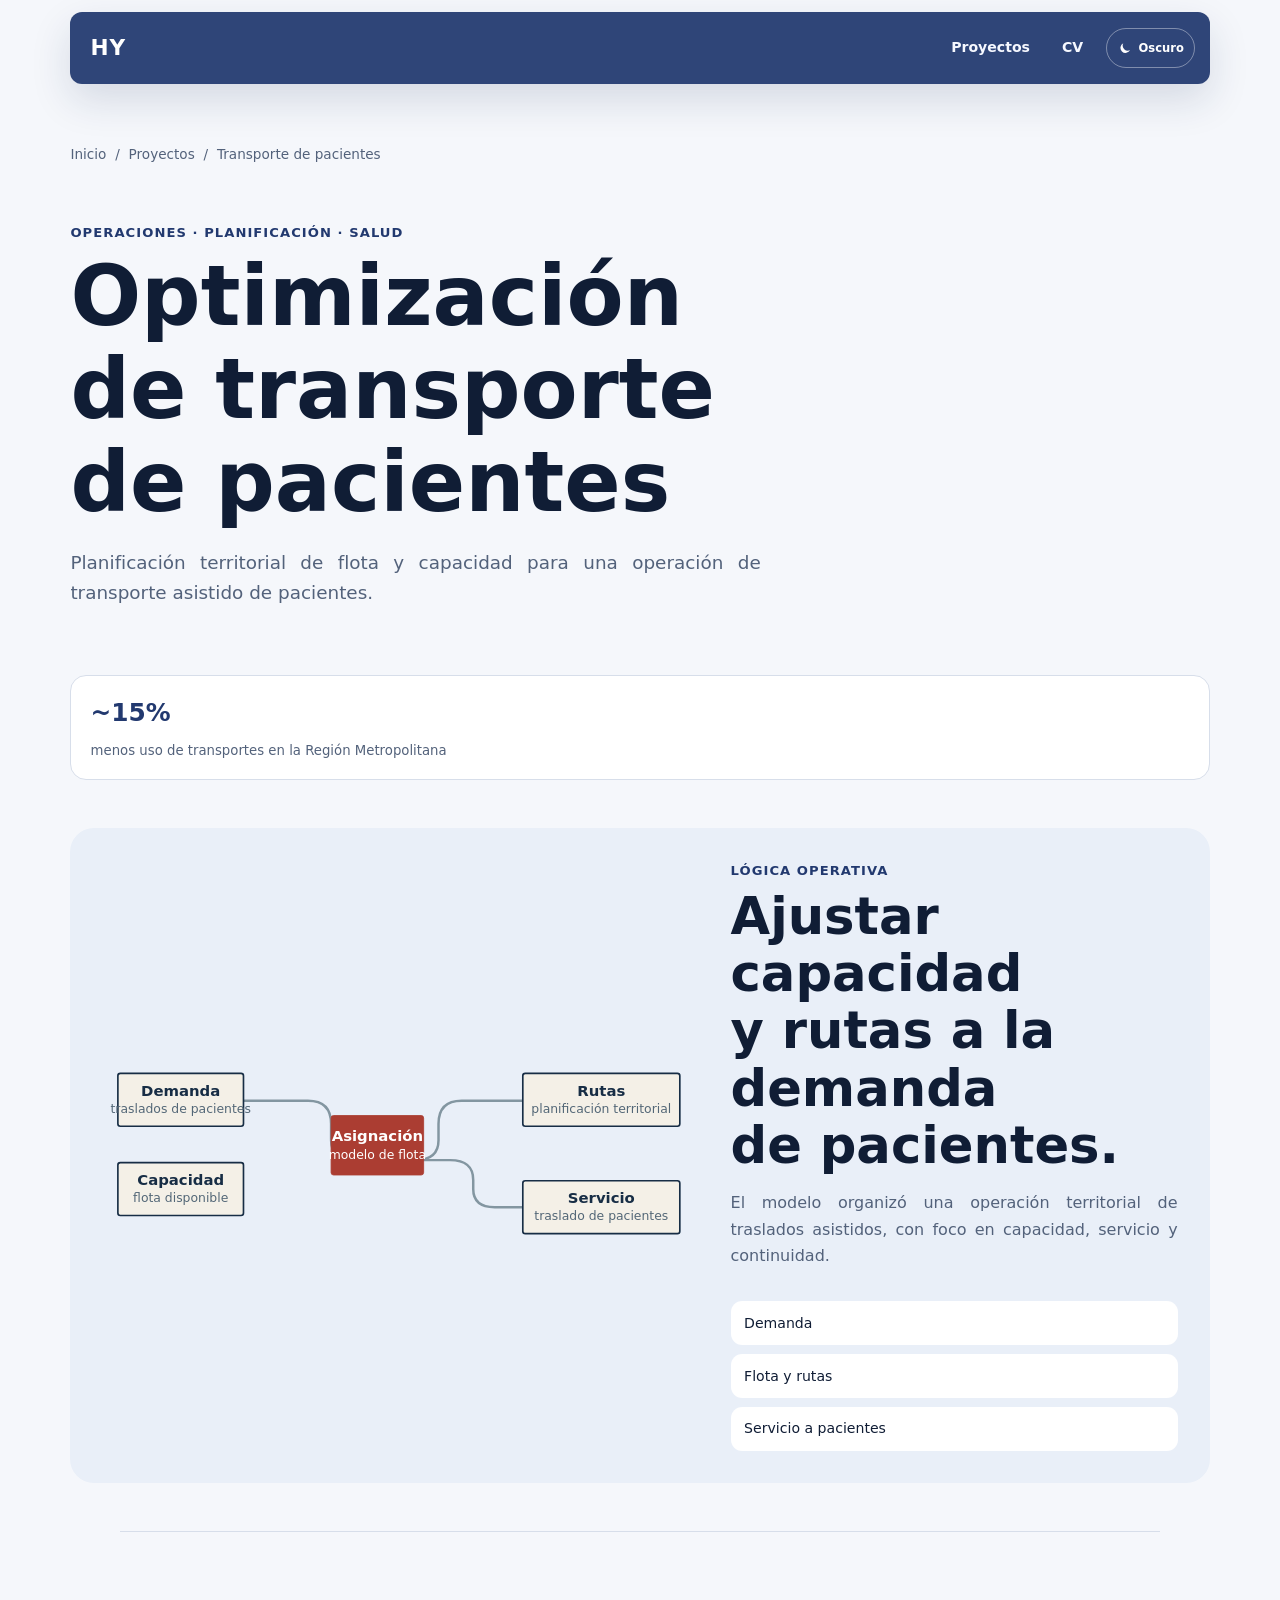
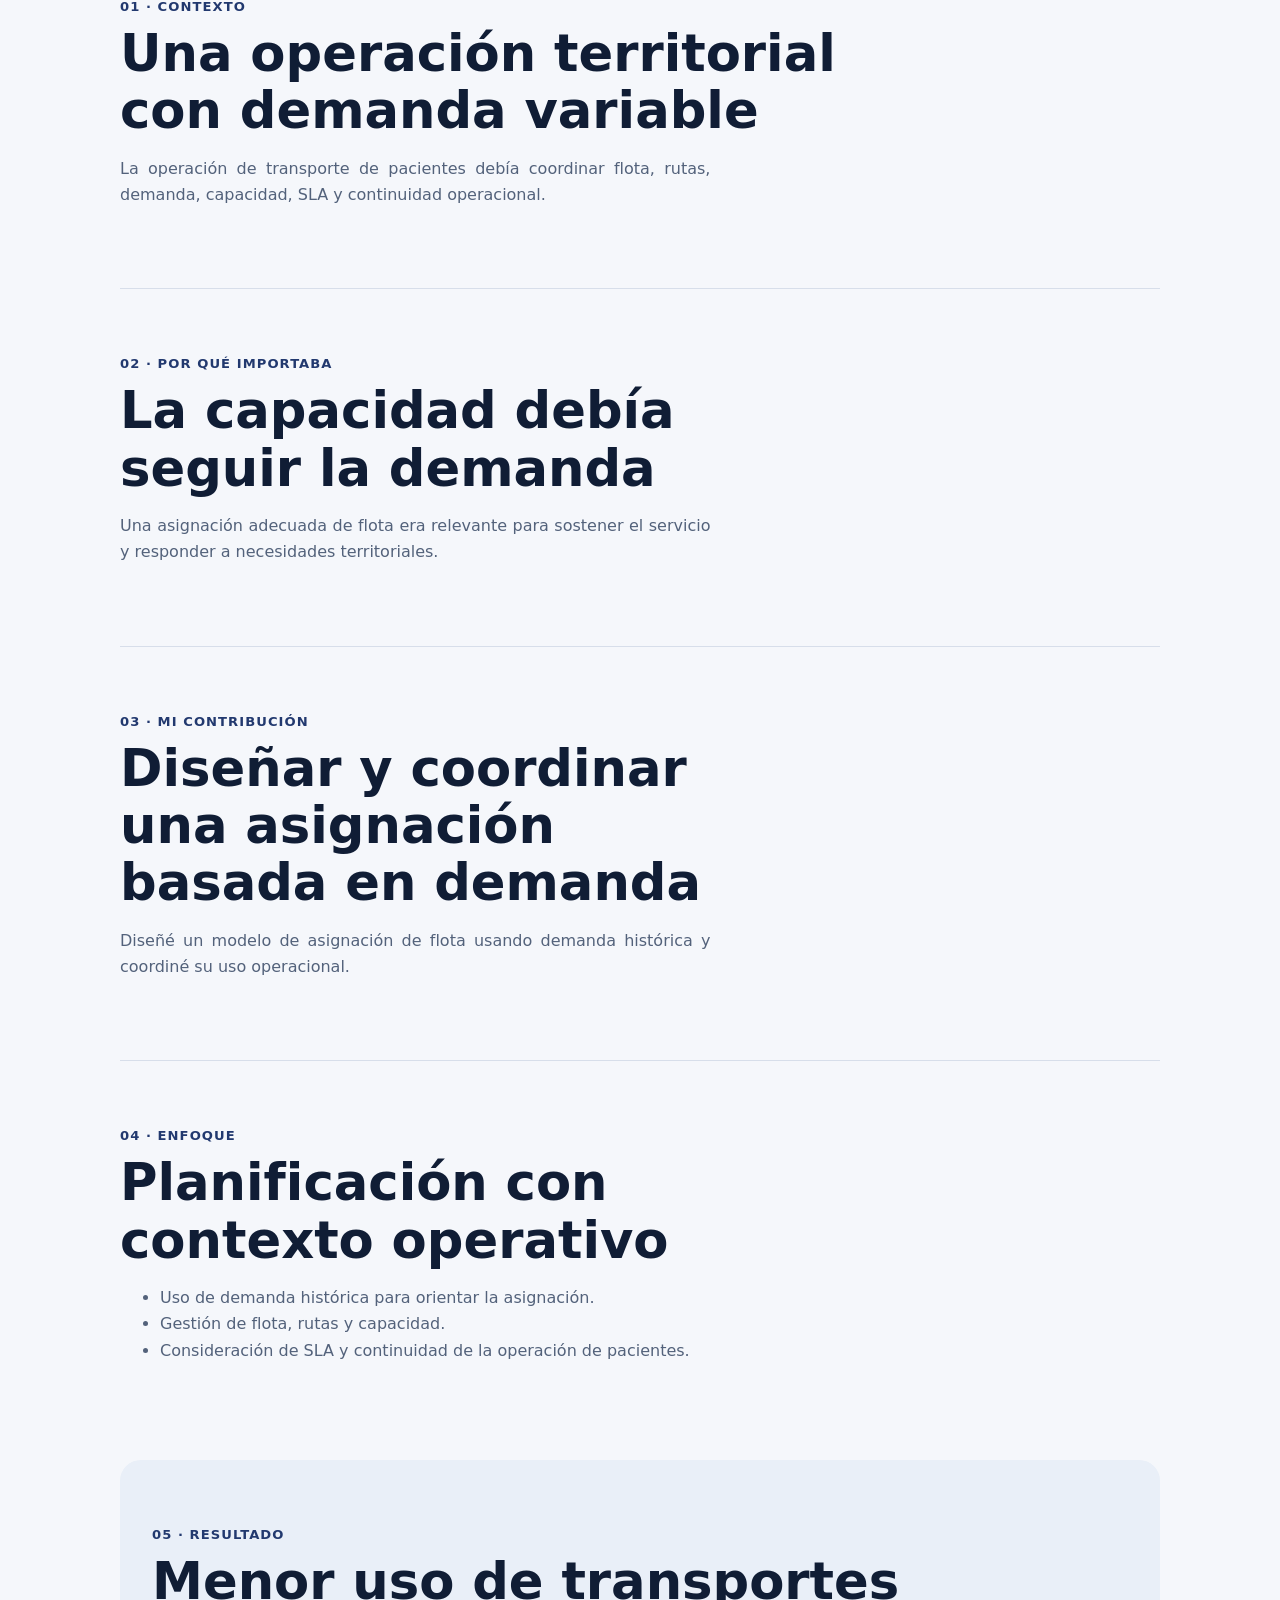
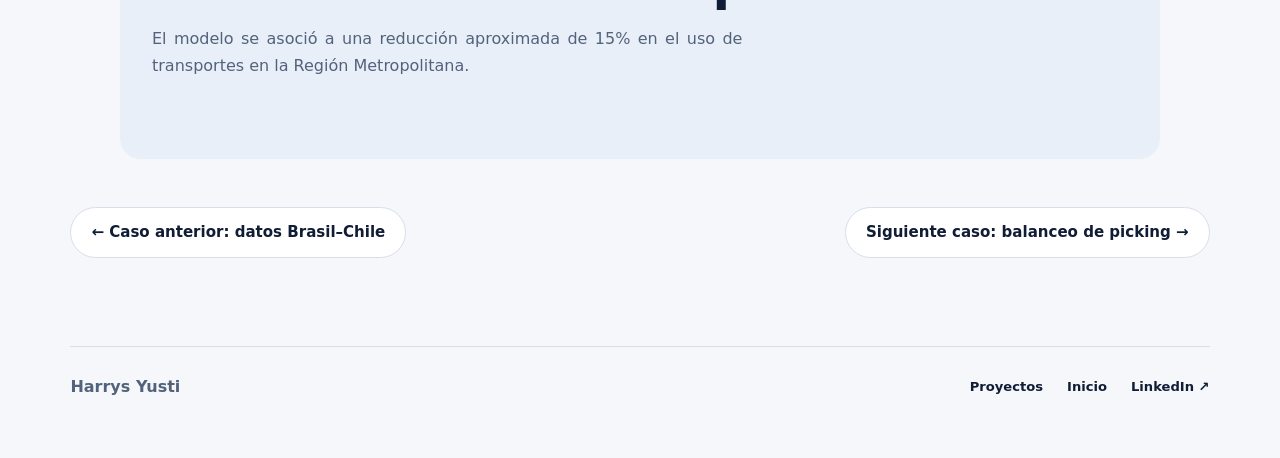
<file: projects/patient-transport-optimization/index.html>
<!doctype html><html lang="es"><head><meta charset="utf-8"><meta name="viewport" content="width=device-width, initial-scale=1"><title>Optimización de transporte de pacientes | Harrys Yusti</title><meta name="description" content="Optimización de una operación territorial de transporte de pacientes con planificación de demanda y asignación de flota."><meta name="theme-color" content="#22396F"><meta property="og:type" content="article"><meta property="og:title" content="Transporte de pacientes | Harrys Yusti"><meta property="og:description" content="Modelo de asignación basado en demanda histórica y ~15% menos uso de transportes en la Región Metropolitana."><meta property="og:locale" content="es_CL"><meta property="og:url" content="https://harrysxavio.github.io/projects/patient-transport-optimization/"><meta property="og:image" content="https://harrysxavio.github.io/assets/operations-transformation-illustration.webp"><meta property="og:image:alt" content="Ilustración editorial de procesos y operaciones conectadas."><meta name="twitter:card" content="summary_large_image"><meta name="twitter:title" content="Transporte de pacientes | Harrys Yusti"><meta name="twitter:description" content="Planificación de demanda y asignación de flota en una operación de transporte de pacientes."><meta name="twitter:image" content="https://harrysxavio.github.io/assets/operations-transformation-illustration.webp"><meta name="twitter:image:alt" content="Ilustración editorial de procesos y operaciones conectadas."><link rel="canonical" href="https://harrysxavio.github.io/projects/patient-transport-optimization/"><script type="application/ld+json">{"@context":"https://schema.org","@graph":[{"@type":"WebPage","@id":"https://harrysxavio.github.io/projects/patient-transport-optimization/","url":"https://harrysxavio.github.io/projects/patient-transport-optimization/","name":"Optimización de transporte de pacientes | Harrys Yusti","inLanguage":"es","about":{"@id":"https://harrysxavio.github.io/#person"}},{"@type":"Person","@id":"https://harrysxavio.github.io/#person","name":"Harrys Yusti","url":"https://harrysxavio.github.io/","sameAs":["https://www.linkedin.com/in/h-yusti/","https://github.com/harrysxavio"]},{"@type":"BreadcrumbList","itemListElement":[{"@type":"ListItem","position":1,"name":"Inicio","item":"https://harrysxavio.github.io/"},{"@type":"ListItem","position":2,"name":"Proyectos","item":"https://harrysxavio.github.io/projects/"},{"@type":"ListItem","position":3,"name":"Transporte de pacientes","item":"https://harrysxavio.github.io/projects/patient-transport-optimization/"}]}]}</script><link rel="icon" href="/favicon.svg" type="image/svg+xml"><script>try{document.documentElement.dataset.theme=localStorage.getItem("harrys-site-theme")==="dark"?"dark":"light"}catch{document.documentElement.dataset.theme="light"}</script><link rel="stylesheet" href="/styles.css"></head><body><a class="skip-link" href="#main">Saltar al contenido</a><div class="page-shell"><header class="site-header" id="top"><a class="wordmark" href="/" aria-label="Harrys Yusti, inicio">HY</a><nav class="top-nav" aria-label="Navegación principal"><a href="/projects/">Proyectos</a><a href="/cv/">CV</a></nav></header><main id="main" class="page-main page-main--patient-transport-optimization"><nav aria-label="Ruta de navegación" class="case-breadcrumb"><a href="/">Inicio</a><span aria-hidden="true">/</span><a href="/projects/">Proyectos</a><span aria-hidden="true">/</span><span aria-current="page">Transporte de pacientes</span></nav><header class="case-hero"><p class="section-kicker">OPERACIONES · PLANIFICACIÓN · SALUD</p><h1 class="content-heading content-heading--1">Optimización de transporte de pacientes</h1><p class="case-summary">Planificación territorial de flota y capacidad para una operación de transporte asistido de pacientes.</p></header><div class="case-metrics" aria-label="Resultados destacados"><div class="case-metric"><span class="case-metric__value">~15%</span><span class="case-metric__label">menos uso de transportes en la Región Metropolitana</span></div></div><figure class="case-flow"><div class="case-flow__image"><picture><source srcset="/assets/mobile/patient-transport-allocation.svg" media="(max-width: 42rem)"><img src="/assets/patient-transport-allocation.svg" alt="La demanda de traslados y la capacidad disponible orientan la asignación de flota, las rutas y el servicio para pacientes." width="680" height="260"></picture></div><figcaption><p class="section-kicker">Lógica operativa</p><h2 class="content-heading content-heading--2">Ajustar capacidad y rutas a la demanda de pacientes.</h2><p class="content-copy">El modelo organizó una operación territorial de traslados asistidos, con foco en capacidad, servicio y continuidad.</p></figcaption><ol class="case-flow__steps"><li>Demanda</li><li>Flota y rutas</li><li>Servicio a pacientes</li></ol></figure><div class="case-sections"><section class="case-section"><p class="section-kicker">01 · CONTEXTO</p><h2 class="content-heading content-heading--2">Una operación territorial con demanda variable</h2><p class="content-copy">La operación de transporte de pacientes debía coordinar flota, rutas, demanda, capacidad, SLA y continuidad operacional.</p></section><section class="case-section"><p class="section-kicker">02 · POR QUÉ IMPORTABA</p><h2 class="content-heading content-heading--2">La capacidad debía seguir la demanda</h2><p class="content-copy">Una asignación adecuada de flota era relevante para sostener el servicio y responder a necesidades territoriales.</p></section><section class="case-section"><p class="section-kicker">03 · MI CONTRIBUCIÓN</p><h2 class="content-heading content-heading--2">Diseñar y coordinar una asignación basada en demanda</h2><p class="content-copy">Diseñé un modelo de asignación de flota usando demanda histórica y coordiné su uso operacional.</p></section><section class="case-section"><p class="section-kicker">04 · ENFOQUE</p><h2 class="content-heading content-heading--2">Planificación con contexto operativo</h2><ul><li>Uso de demanda histórica para orientar la asignación.</li><li>Gestión de flota, rutas y capacidad.</li><li>Consideración de SLA y continuidad de la operación de pacientes.</li></ul></section><section class="case-section case-section--outcome"><p class="section-kicker">05 · RESULTADO</p><h2 class="content-heading content-heading--2">Menor uso de transportes</h2><p class="content-copy">El modelo se asoció a una reducción aproximada de 15% en el uso de transportes en la Región Metropolitana.</p></section></div><nav aria-label="Navegación de proyectos" class="case-navigation"><a class="button button--quiet" href="/projects/brazil-chile-data-migration/">← Caso anterior: datos Brasil–Chile</a><a class="button button--quiet" href="/projects/picking-line-balancing/">Siguiente caso: balanceo de picking →</a></nav></main><footer class="site-footer simple-footer"><span class="footer-name">Harrys Yusti</span><a href="/projects/">Proyectos</a><a href="/">Inicio</a><a href="https://www.linkedin.com/in/h-yusti/" target="_blank" rel="noopener noreferrer">LinkedIn ↗</a></footer></div><script src="/script.js" defer></script></body></html>
</file>
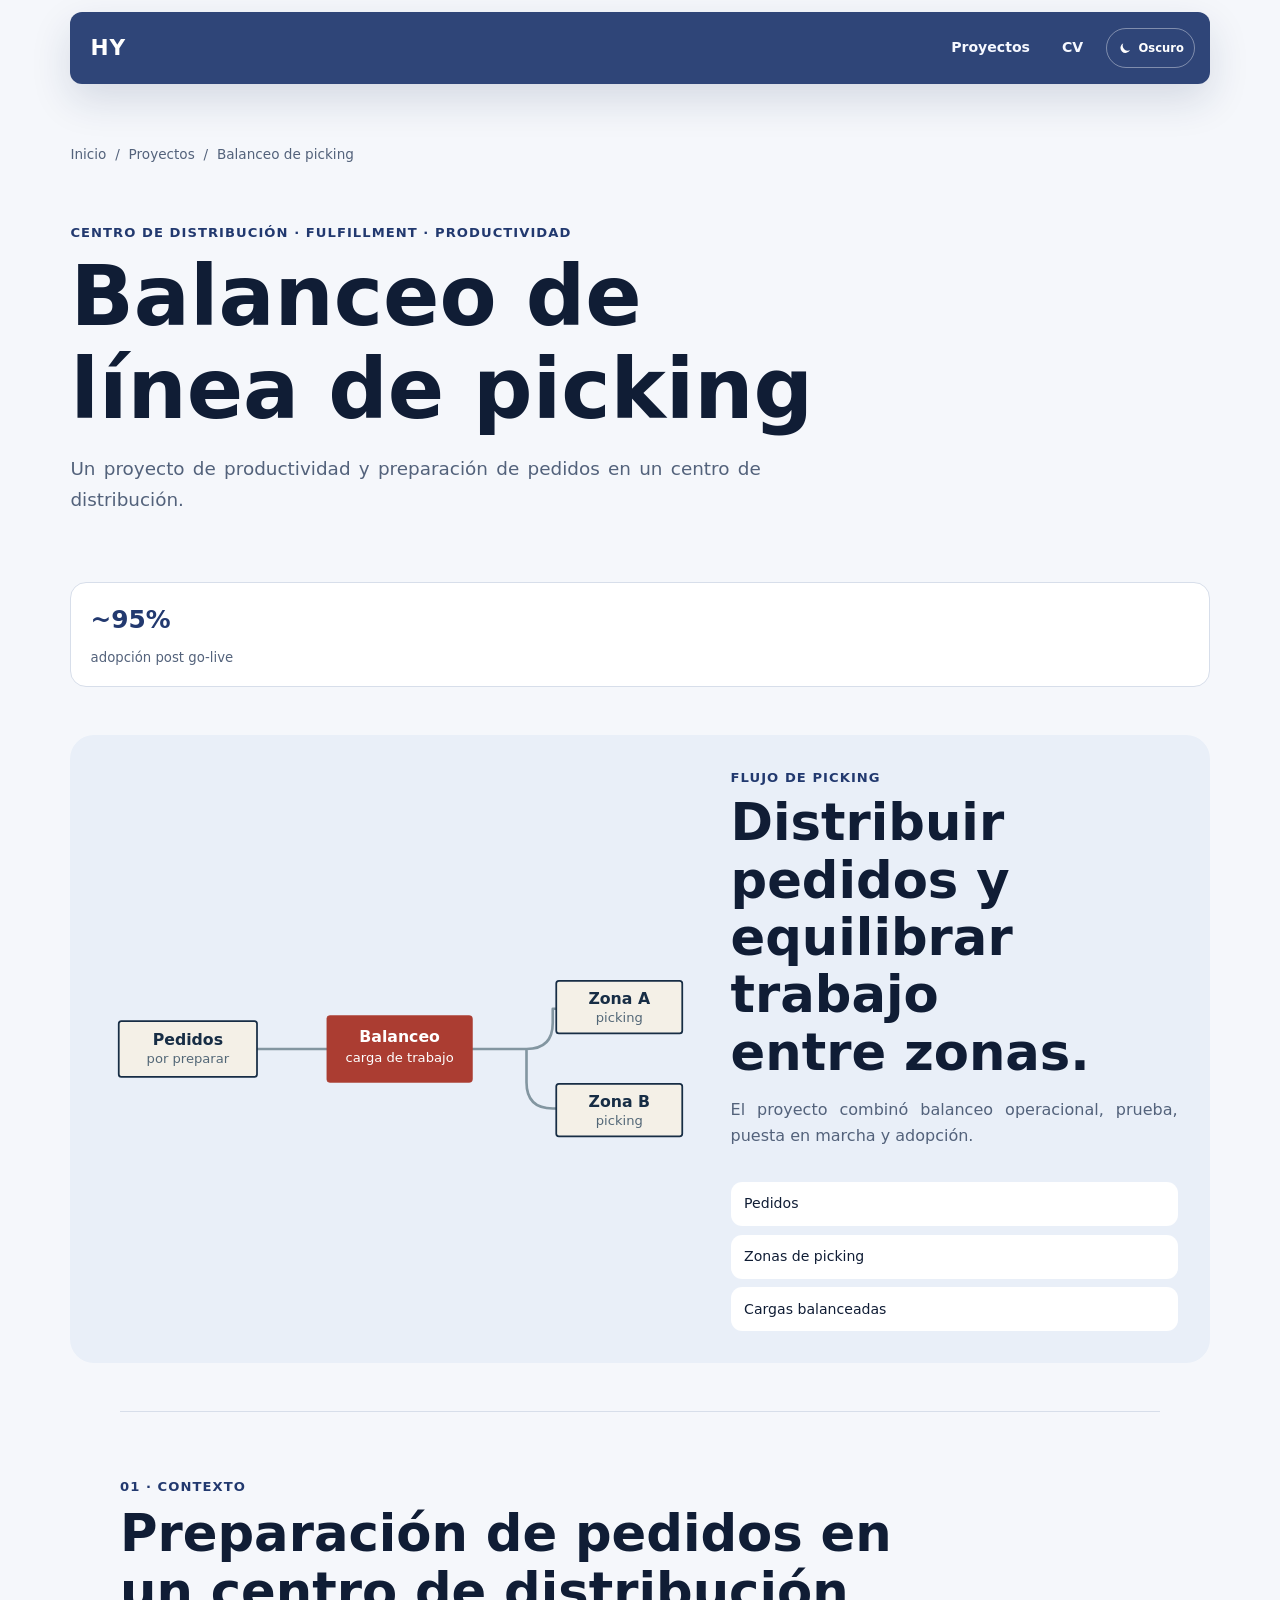
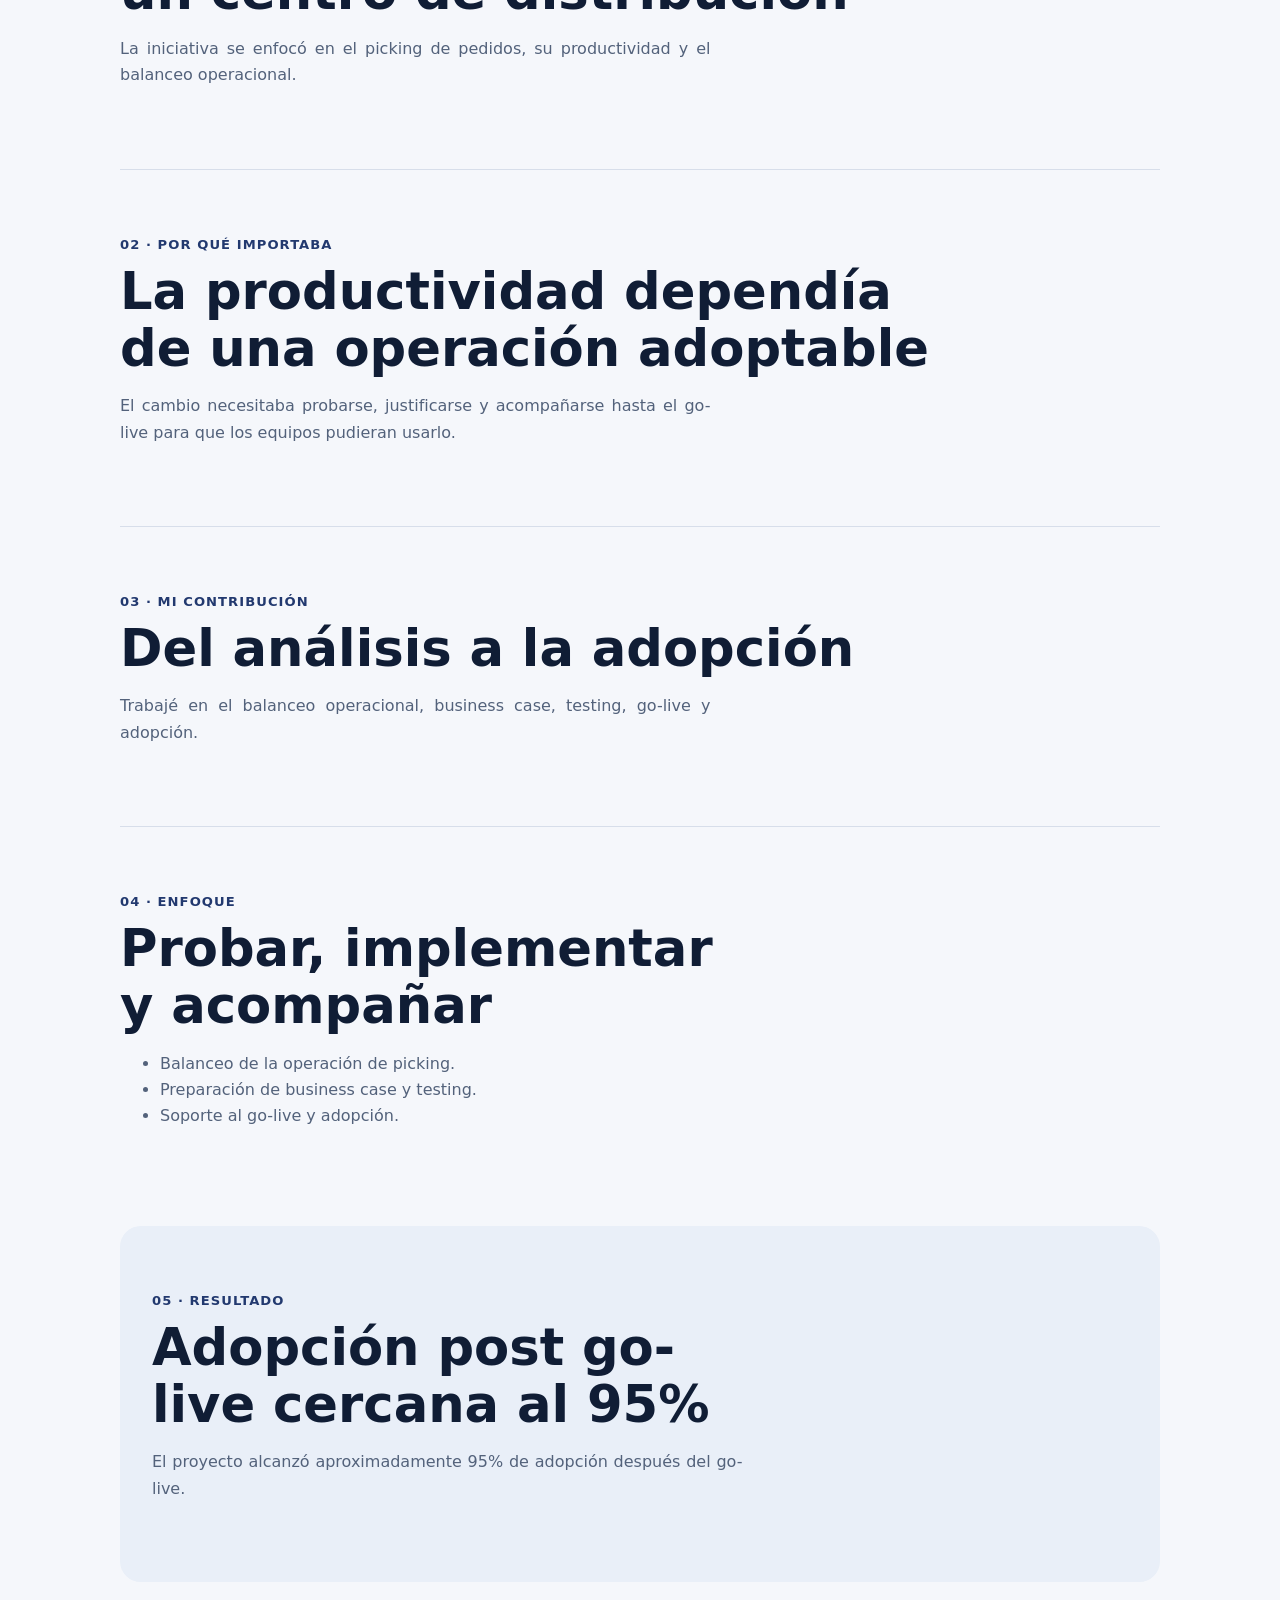
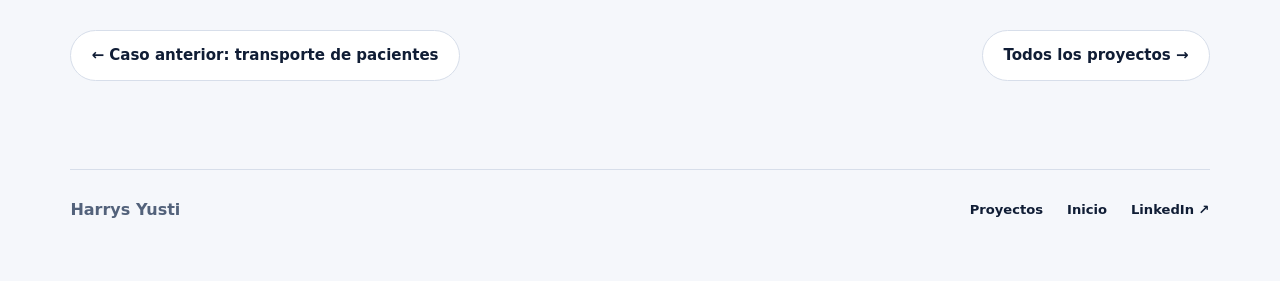
<file: projects/picking-line-balancing/index.html>
<!doctype html><html lang="es"><head><meta charset="utf-8"><meta name="viewport" content="width=device-width, initial-scale=1"><title>Balanceo de línea de picking | Harrys Yusti</title><meta name="description" content="Balanceo de línea de picking de pedidos en un centro de distribución: productividad, testing, go-live y adopción."><meta name="theme-color" content="#22396F"><meta property="og:type" content="article"><meta property="og:title" content="Balanceo de línea de picking | Harrys Yusti"><meta property="og:description" content="Un proyecto de productividad en preparación de pedidos con aproximadamente 95% de adopción post go-live."><meta property="og:locale" content="es_CL"><meta property="og:url" content="https://harrysxavio.github.io/projects/picking-line-balancing/"><meta property="og:image" content="https://harrysxavio.github.io/assets/operations-transformation-illustration.webp"><meta property="og:image:alt" content="Ilustración editorial de procesos y operaciones conectadas."><meta name="twitter:card" content="summary_large_image"><meta name="twitter:title" content="Balanceo de línea de picking | Harrys Yusti"><meta name="twitter:description" content="Productividad de picking de pedidos en centro de distribución."><meta name="twitter:image" content="https://harrysxavio.github.io/assets/operations-transformation-illustration.webp"><meta name="twitter:image:alt" content="Ilustración editorial de procesos y operaciones conectadas."><link rel="canonical" href="https://harrysxavio.github.io/projects/picking-line-balancing/"><script type="application/ld+json">{"@context":"https://schema.org","@graph":[{"@type":"WebPage","@id":"https://harrysxavio.github.io/projects/picking-line-balancing/","url":"https://harrysxavio.github.io/projects/picking-line-balancing/","name":"Balanceo de línea de picking | Harrys Yusti","inLanguage":"es","about":{"@id":"https://harrysxavio.github.io/#person"}},{"@type":"Person","@id":"https://harrysxavio.github.io/#person","name":"Harrys Yusti","url":"https://harrysxavio.github.io/","sameAs":["https://www.linkedin.com/in/h-yusti/","https://github.com/harrysxavio"]},{"@type":"BreadcrumbList","itemListElement":[{"@type":"ListItem","position":1,"name":"Inicio","item":"https://harrysxavio.github.io/"},{"@type":"ListItem","position":2,"name":"Proyectos","item":"https://harrysxavio.github.io/projects/"},{"@type":"ListItem","position":3,"name":"Balanceo de picking","item":"https://harrysxavio.github.io/projects/picking-line-balancing/"}]}]}</script><link rel="icon" href="/favicon.svg" type="image/svg+xml"><script>try{document.documentElement.dataset.theme=localStorage.getItem("harrys-site-theme")==="dark"?"dark":"light"}catch{document.documentElement.dataset.theme="light"}</script><link rel="stylesheet" href="/styles.css"></head><body><a class="skip-link" href="#main">Saltar al contenido</a><div class="page-shell"><header class="site-header" id="top"><a class="wordmark" href="/" aria-label="Harrys Yusti, inicio">HY</a><nav class="top-nav" aria-label="Navegación principal"><a href="/projects/">Proyectos</a><a href="/cv/">CV</a></nav></header><main id="main" class="page-main page-main--picking-line-balancing"><nav aria-label="Ruta de navegación" class="case-breadcrumb"><a href="/">Inicio</a><span aria-hidden="true">/</span><a href="/projects/">Proyectos</a><span aria-hidden="true">/</span><span aria-current="page">Balanceo de picking</span></nav><header class="case-hero"><p class="section-kicker">CENTRO DE DISTRIBUCIÓN · FULFILLMENT · PRODUCTIVIDAD</p><h1 class="content-heading content-heading--1">Balanceo de línea de picking</h1><p class="case-summary">Un proyecto de productividad y preparación de pedidos en un centro de distribución.</p></header><div class="case-metrics" aria-label="Resultados destacados"><div class="case-metric"><span class="case-metric__value">~95%</span><span class="case-metric__label">adopción post go-live</span></div></div><figure class="case-flow"><div class="case-flow__image"><picture><source srcset="/assets/mobile/picking-workload-balance.svg" media="(max-width: 42rem)"><img src="/assets/picking-workload-balance.svg" alt="Los pedidos se distribuyen entre zonas de picking y se balancea la carga de trabajo para preparar pedidos en el centro de distribución." width="680" height="260"></picture></div><figcaption><p class="section-kicker">Flujo de picking</p><h2 class="content-heading content-heading--2">Distribuir pedidos y equilibrar trabajo entre zonas.</h2><p class="content-copy">El proyecto combinó balanceo operacional, prueba, puesta en marcha y adopción.</p></figcaption><ol class="case-flow__steps"><li>Pedidos</li><li>Zonas de picking</li><li>Cargas balanceadas</li></ol></figure><div class="case-sections"><section class="case-section"><p class="section-kicker">01 · CONTEXTO</p><h2 class="content-heading content-heading--2">Preparación de pedidos en un centro de distribución</h2><p class="content-copy">La iniciativa se enfocó en el picking de pedidos, su productividad y el balanceo operacional.</p></section><section class="case-section"><p class="section-kicker">02 · POR QUÉ IMPORTABA</p><h2 class="content-heading content-heading--2">La productividad dependía de una operación adoptable</h2><p class="content-copy">El cambio necesitaba probarse, justificarse y acompañarse hasta el go-live para que los equipos pudieran usarlo.</p></section><section class="case-section"><p class="section-kicker">03 · MI CONTRIBUCIÓN</p><h2 class="content-heading content-heading--2">Del análisis a la adopción</h2><p class="content-copy">Trabajé en el balanceo operacional, business case, testing, go-live y adopción.</p></section><section class="case-section"><p class="section-kicker">04 · ENFOQUE</p><h2 class="content-heading content-heading--2">Probar, implementar y acompañar</h2><ul><li>Balanceo de la operación de picking.</li><li>Preparación de business case y testing.</li><li>Soporte al go-live y adopción.</li></ul></section><section class="case-section case-section--outcome"><p class="section-kicker">05 · RESULTADO</p><h2 class="content-heading content-heading--2">Adopción post go-live cercana al 95%</h2><p class="content-copy">El proyecto alcanzó aproximadamente 95% de adopción después del go-live.</p></section></div><nav aria-label="Navegación de proyectos" class="case-navigation"><a class="button button--quiet" href="/projects/patient-transport-optimization/">← Caso anterior: transporte de pacientes</a><a class="button button--quiet" href="/projects/">Todos los proyectos →</a></nav></main><footer class="site-footer simple-footer"><span class="footer-name">Harrys Yusti</span><a href="/projects/">Proyectos</a><a href="/">Inicio</a><a href="https://www.linkedin.com/in/h-yusti/" target="_blank" rel="noopener noreferrer">LinkedIn ↗</a></footer></div><script src="/script.js" defer></script></body></html>
</file>
<file: styles.css>
/* Design tokens, reset, and shared foundations. */
:root {
  color-scheme: light;
  --paper: #f5f7fb;
  --paper-deep: #e9eff8;
  --surface: #fff;
  --surface-raised: #fff;
  --ink: #101d35;
  --ink-soft: #53627b;
  --blue: #22396f;
  --red: #fa7868;
  --rule: #d7deea;
  --rule-dark: #9eabc0;
  --contact-kicker: #ff9a8d;
  --sans: Inter, ui-sans-serif, system-ui, -apple-system, BlinkMacSystemFont, "Segoe UI", sans-serif;
  --mono: ui-monospace, SFMono-Regular, Consolas, monospace;
  --measure: 82rem;
  --gutter: clamp(1.25rem, 5.5vw, 5.5rem);
  --space-xs: .5rem;
  --space-sm: .85rem;
  --space-md: 1.25rem;
  --space-lg: 2rem;
  --space-xl: 3.5rem;
  --space-2xl: clamp(4rem, 9vw, 8rem);
}
:root[data-theme="dark"] {
  color-scheme: dark;
  --paper: #0d1525;
  --paper-deep: #17233a;
  --surface: #131e32;
  --surface-raised: #1b2940;
  --ink: #f1f4fb;
  --ink-soft: #b5c0d3;
  --blue: #526ba5;
  --red: #ff9a8d;
  --rule: #2b3b57;
  --rule-dark: #60708a;
  --contact-kicker: #ffb2a9;
}
* { box-sizing: border-box; }
html { scroll-behavior: smooth; scroll-padding-top: 7rem; }
body { margin: 0; background: var(--paper); color: var(--ink); font-family: var(--sans); font-size: 1rem; line-height: 1.65; -webkit-font-smoothing: antialiased; }
img { display: block; max-width: 100%; height: auto; }
a { color: inherit; }
h1, h2, h3, h4, .content-heading { margin-block: 0 .65em; color: var(--ink); font-family: var(--sans); font-weight: 730; letter-spacing: 0; line-height: 1.12; text-wrap: balance; hyphens: none; }
p { hyphens: none; }
.content-copy:not(.cv-heading .content-copy):not(.cv-education .content-copy):not(.content-block--contentGroup > .content-copy:first-child),
.hero-introduction, .signature-section .section-heading > p:not(.section-kicker),
.signature-step__content > p:not(.signature-evidence), .career-milestone > p,
.career-note > p, .career-exploration > p, .contact-introduction,
.cv-impact > p, .case-section > .content-copy,
.case-summary, .case-flow figcaption > .content-copy {
  text-align: justify;
  text-align-last: left;
  hyphens: none;
}
a:focus-visible, button:focus-visible, input:focus-visible, textarea:focus-visible, summary:focus-visible { outline: 3px solid var(--red); outline-offset: 4px; }
::selection { background: color-mix(in srgb, var(--blue) 24%, transparent); color: var(--ink); }
[hidden] { display: none !important; }
.page-shell { max-width: 100rem; margin-inline: auto; padding-inline: var(--gutter); }
.skip-link { position: fixed; z-index: 40; top: .75rem; left: .75rem; transform: translateY(-160%); padding: .65rem .9rem; border-radius: .5rem; background: var(--ink); color: var(--paper); font-weight: 700; }
.skip-link:focus { transform: translateY(0); }
.site-header { position: sticky; top: .75rem; z-index: 20; display: flex; align-items: center; justify-content: space-between; gap: 1rem; min-height: 4.5rem; width: min(100%, 92rem); margin: .75rem auto 0; padding: .6rem .9rem .6rem 1.25rem; border-radius: 12px; background: color-mix(in srgb, var(--blue) 94%, #fff 6%); color: #fff; box-shadow: 0 1rem 2.5rem #12275324; }
.wordmark { flex: 0 1 auto; color: #fff; font-size: 1.35rem; font-weight: 800; letter-spacing: .045em; line-height: 1.2; text-decoration: none; white-space: nowrap; }
.top-nav { display: flex; align-items: center; gap: .3rem; }
.top-nav a { display: inline-flex; align-items: center; min-height: 2.8rem; padding: .45rem .85rem; border-radius: 999px; color: #f6f8ff; font-size: .88rem; font-weight: 650; text-decoration: none; transition: background-color .2s ease, transform .2s ease; }
.top-nav a:hover { background: #ffffff20; transform: translateY(-2px); }
.top-nav .theme-toggle { margin-left: .3rem; color: #fff; border-color: #ffffff63; background: transparent; }
.theme-toggle { display: inline-flex; align-items: center; gap: .4rem; min-height: 2.5rem; padding: .45rem .65rem; border: 1px solid var(--rule-dark); border-radius: 999px; background: transparent; color: var(--ink); font: 700 .72rem var(--sans); cursor: pointer; }
.theme-toggle__icon { width: .9rem; height: .9rem; fill: currentColor; }
.page-main { max-width: var(--measure); margin-inline: auto; padding-top: clamp(2rem, 4vw, 4rem); }
.page-main--home { display: grid; gap: 0; max-width: none; }
.content-heading--1, .page-main h1 { font-size: clamp(3rem, 6.5vw, 5.5rem); letter-spacing: 0; }
.content-heading--2, .page-main h2 { font-size: clamp(2.1rem, 4vw, 3.5rem); }
.content-heading--3, .page-main h3 { font-size: clamp(1.25rem, 2vw, 1.8rem); }
.content-copy { color: var(--ink-soft); }
.content-block--contentSection { padding-block: clamp(2rem, 5vw, 4rem); }
.content-block--contentGroup { min-width: 0; }
.content-block--contentItem { min-width: 0; }
.content-block--media { margin: 1rem 0; }
.content-block--media img { width: 100%; }
.content-block--actionButton { min-height: 2.8rem; padding: .65rem 1rem; border: 0; border-radius: 999px; background: var(--blue); color: #fff; font-weight: 700; cursor: pointer; }
.simple-footer { display: flex; flex-wrap: wrap; align-items: center; gap: .5rem 1.5rem; max-width: 86rem; min-height: 4rem; margin: 1.5rem auto 2rem; padding-block: 1.1rem; border-top: 1px solid var(--rule); color: var(--ink-soft); }
.simple-footer .footer-name { margin-right: auto; font-size: 1rem; font-weight: 740; }

.simple-footer a { display: inline-flex; align-items: center; min-height: 2.75rem; color: var(--ink); font-size: .82rem; font-weight: 700; text-decoration: none; }
.simple-footer a:hover { color: var(--blue); }
.simple-footer--home .footer-identity { display: grid; gap: .15rem; margin-right: auto; }
.simple-footer--home .footer-name { margin-right: 0; }
.simple-footer--home .footer-tagline { color: var(--ink-soft); font-size: .78rem; }
@media (prefers-reduced-motion: reduce) { html { scroll-behavior: auto; } *, *::before, *::after { transition-duration: .01ms !important; animation-duration: .01ms !important; animation-iteration-count: 1 !important; } }
/* Shared visual components. */
.hero { min-height: min(44rem, calc(100vh - 7rem)); max-width: 86rem; margin: 0 auto; display: grid; grid-template-columns: 1.05fr .95fr; align-items: center; gap: clamp(2rem, 5vw, 5.5rem); padding: clamp(1rem, 2vw, 2rem) 0 clamp(4rem, 8vw, 7rem); }
.hero-copy { grid-column: 1; grid-row: 1; max-width: 44rem; position: relative; z-index: 1; }
.hero-copy h1 { margin: 0 0 1.4rem; font-weight: 760; }
.hero-thesis { max-width: 26ch; margin: 0 0 .9rem; color: var(--blue); font-size: clamp(1.3rem, 2vw, 1.7rem); line-height: 1.35; font-weight: 680; letter-spacing: .005em; }
.hero-introduction { max-width: 50ch; margin: 0; color: var(--ink-soft); font-size: clamp(1.05rem, 1.3vw, 1.2rem); }
.hero-positioning { margin: 1.3rem 0 0; color: var(--ink-soft); font-size: .88rem; font-weight: 650; letter-spacing: .025em; }
.hero-actions { display: flex; flex-wrap: wrap; align-items: center; gap: .7rem; margin-top: 2rem; }
.hero-actions .button, .button { display: inline-flex; justify-content: center; align-items: center; min-height: 3.2rem; padding: .75rem 1.25rem; border: 1px solid var(--blue); border-radius: 999px; background: var(--blue); color: #fff; font-size: .94rem; font-weight: 700; text-decoration: none; box-shadow: 0 .6rem 1.3rem color-mix(in srgb, var(--blue) 24%, transparent); transition: transform .22s ease, box-shadow .22s ease; }
.hero-actions .button:hover, .button:hover { transform: translateY(-3px); box-shadow: 0 .9rem 1.6rem color-mix(in srgb, var(--blue) 27%, transparent); }
.hero-actions .text-link { padding: .7rem .95rem; color: var(--ink-soft); font-size: .9rem; text-decoration: none; }
.hero-art { grid-column: 2; grid-row: 1; position: relative; display: grid; place-items: center; min-height: 32rem; isolation: isolate; }
.hero-art__shape { position: absolute; z-index: -1; width: min(29rem, 88%); aspect-ratio: 1; border-radius: 47% 53% 51% 49% / 50% 46% 54% 50%; background: var(--blue); transform: rotate(-8deg); }
.hero-portrait { overflow: hidden; width: min(26rem, 80%); height: min(30rem, 74vh); min-height: 24rem; margin: 0; border-radius: 46% 46% 1.8rem 1.8rem; box-shadow: 0 .75rem 1.5rem #0c255320; }
.hero-portrait img { width: 100%; height: 100%; object-fit: cover; object-position: center top; }
.hero-profile-areas { position: absolute; inset: 0; z-index: 2; margin: 0; padding: 0; list-style: none; pointer-events: none; }
.hero-profile-area { position: absolute; display: grid; place-items: center; width: clamp(7.5rem, 15vw, 10rem); aspect-ratio: 1; padding: 1rem; border: 1px solid color-mix(in srgb, var(--red) 58%, var(--surface)); border-radius: 50%; background: color-mix(in srgb, var(--surface) 94%, transparent); color: var(--blue); font-size: clamp(.76rem, 1vw, .9rem); font-weight: 720; line-height: 1.25; text-align: center; box-shadow: 0 .75rem 1.5rem #0c25531c; animation: profile-area-float 8s ease-in-out infinite; }
.hero-profile-area:nth-child(1) { top: 8%; left: 0; }
.hero-profile-area:nth-child(2) { top: 39%; right: 0; animation-delay: -2.6s; }
.hero-profile-area:nth-child(3) { bottom: 5%; left: 8%; animation-delay: -5.2s; }
@keyframes profile-area-float { 0%, 100% { transform: translateY(0); } 50% { transform: translateY(-.35rem); } }
.section-heading { max-width: 55rem; margin: 0 0 2.5rem; }
.section-heading h2 { max-width: 21ch; margin: .35rem 0 .8rem; }
.section-heading > p:not(.section-kicker) { max-width: 55ch; margin: 0; color: var(--ink-soft); font-size: 1.08rem; }
.section-heading--row { display: flex; align-items: end; justify-content: space-between; gap: 2rem; max-width: none; }
.section-heading--row h2 { margin-bottom: 0; }
.section-kicker { margin: 0; color: var(--blue); font-size: .82rem; font-weight: 750; letter-spacing: .08em; text-transform: uppercase; }
.signature-section, .selected-work, .career-section { max-width: 86rem; margin: 0 auto; padding-block: clamp(4rem, 9vw, 8rem); }
.signature-section { border-top: 1px solid var(--rule); }
.signature-layout { display: grid; grid-template-columns: minmax(0, .8fr) minmax(0, 1.2fr); gap: clamp(2rem, 5vw, 5rem); align-items: center; }
.signature-steps { position: relative; padding-left: 2.2rem; }
.signature-route { position: absolute; inset: 1.6rem auto 1.7rem .3rem; display: flex; flex-direction: column; align-items: center; width: 1.25rem; }
.signature-route__node { width: .95rem; height: .95rem; flex: 0 0 auto; border: 2px solid var(--rule-dark); border-radius: 50%; background: var(--paper); transition: transform .2s ease, background .2s ease, border-color .2s ease; }
.signature-route__node.is-active, .signature-route__node.is-complete { border-color: var(--blue); background: var(--blue); transform: scale(1.18); }
.signature-route__connection { width: 2px; flex: 1 1 2rem; min-height: 2rem; background: var(--rule); }
.signature-route__connection.is-complete { background: var(--blue); }
.signature-step { border-bottom: 1px solid var(--rule); }
.signature-step summary { display: flex; align-items: center; gap: .9rem; min-height: 4.25rem; list-style: none; cursor: pointer; font-weight: 690; }
.signature-step summary::-webkit-details-marker { display: none; }
.signature-step__number { display: grid; place-items: center; width: 2.2rem; height: 2.2rem; border-radius: 50%; background: var(--paper-deep); color: var(--blue); font-size: .82rem; font-weight: 800; }
.signature-step summary::after { content: "⌄"; margin-left: auto; color: var(--blue); transition: transform .2s ease; }
.signature-step[open] summary::after { transform: rotate(180deg); }
.signature-step__content { padding: 0 .2rem 1.2rem 3.1rem; color: var(--ink-soft); }
.signature-step__content > p { margin: .3rem 0 .75rem; }
.signature-evidence { padding: .85rem 1rem; border-radius: .9rem; background: var(--surface); color: var(--ink); font-size: .92rem; }
.signature--tabs .signature-steps { padding-left: 0; }
.signature--tabs .signature-route { display: none; }
.signature-tabs { --signature-progress: 0%; position: relative; z-index: 1; display: none; grid-template-columns: repeat(5, minmax(0, 1fr)); gap: .25rem; margin-bottom: 1.15rem; }
.signature--tabs .signature-tabs { display: grid; }
.signature-tabs::before, .signature-tabs::after { content: ""; position: absolute; z-index: -1; top: 1.3rem; left: 10%; height: 2px; }
.signature-tabs::before { right: 10%; background: var(--rule); }
.signature-tabs::after { width: var(--signature-progress); max-width: 80%; background: var(--blue); transition: width .22s ease; }
.signature-tabs [role="tab"] { display: flex; flex-direction: column; align-items: center; justify-content: center; gap: .35rem; min-width: 0; min-height: 4rem; padding: .45rem .25rem; border: 1px solid transparent; border-radius: .85rem; background: transparent; color: var(--ink-soft); font: 650 .75rem/1.2 var(--sans); text-align: center; cursor: pointer; transition: background-color .2s ease, border-color .2s ease, color .2s ease, transform .2s ease; }
.signature-tabs [role="tab"]:hover { border-color: var(--rule); background: var(--surface); color: var(--ink); transform: translateY(-2px); }
.signature-tabs [role="tab"][aria-selected="true"] { border-color: color-mix(in srgb, var(--blue) 20%, var(--rule)); background: var(--surface); color: var(--ink); box-shadow: 0 .4rem 1rem #152b4d10; }
.signature-tabs .step-number { display: grid; place-items: center; width: 1.75rem; height: 1.75rem; border: 2px solid var(--rule-dark); border-radius: 50%; background: var(--paper); color: var(--ink-soft); font: 800 .72rem var(--mono); }
.signature-tabs [role="tab"][aria-selected="true"] .step-number { border-color: var(--blue); background: var(--blue); color: #fff; }
.signature--tabs .signature-step > summary { display: none; }
.signature--tabs .signature-step__content { padding: 1.1rem 0; }
.selected-work { border-top: 1px solid var(--rule); }
.selected-projects { display: grid; grid-template-columns: repeat(3, minmax(0, 1fr)); gap: 1.2rem; }
.selected-project { min-width: 0; display: flex; flex-direction: column; padding: clamp(1.2rem, 2.2vw, 2rem); border: 1px solid var(--rule); border-radius: 1.4rem; background: var(--surface); box-shadow: 0 .6rem 1.8rem #1a37620a; transition: transform .22s ease, box-shadow .22s ease; }
.selected-project:hover { transform: translateY(-3px); box-shadow: 0 1rem 2rem #1a376216; }
.selected-project__emblem { display: flex; justify-content: space-between; align-items: center; color: var(--blue); }
.selected-project__emblem span { font-size: .78rem; font-weight: 800; }
.selected-project__emblem svg { width: 3.2rem; height: 3.2rem; fill: none; stroke: currentColor; stroke-width: 2.4; stroke-linecap: round; stroke-linejoin: round; }
.selected-project h3 { margin: 1.25rem 0 .65rem; font-size: clamp(1.35rem, 2vw, 1.75rem); }
.selected-project h3 a { text-decoration: none; }
.selected-project h3 a:hover { color: var(--blue); }
.selected-project dl { display: grid; gap: .55rem; margin: .7rem 0 1.2rem; }
.selected-project__fact { display: grid; grid-template-columns: 4.4rem minmax(0, 1fr); align-items: start; gap: .5rem; }
.selected-project__fact dt { color: var(--blue); font-size: .71rem; font-weight: 780; letter-spacing: .03em; text-transform: uppercase; }
.selected-project__fact dd { margin: 0; color: var(--ink-soft); font-size: .84rem; line-height: 1.45; }
.selected-project__fact--result dd { color: var(--ink); font-size: .92rem; font-weight: 740; line-height: 1.4; }
.text-link { margin-top: auto; padding-top: 1rem; color: var(--blue); font-size: .9rem; font-weight: 720; text-decoration: none; }
.career-section { border-top: 1px solid var(--rule); }
.career-timeline { display: grid; grid-template-columns: repeat(4, minmax(0, 1fr)); gap: 0; padding: 0; margin: 3rem 0; list-style: none; }
.career-milestone { position: relative; padding: 1.6rem 1.25rem 0 0; border-top: 2px solid var(--blue); }
.career-milestone::before { content: ""; position: absolute; top: -.48rem; left: 0; width: .8rem; height: .8rem; border: 2px solid var(--blue); border-radius: 50%; background: var(--paper); }
.career-milestone__phase { color: var(--blue); font-size: .77rem; font-weight: 750; letter-spacing: .06em; text-transform: uppercase; }
.career-milestone h3 { margin: .5rem 0; font-size: 1.3rem; }
.career-milestone p, .career-note p, .career-exploration p { margin: 0; color: var(--ink-soft); font-size: .92rem; }
.career-notes { display: grid; grid-template-columns: repeat(4, minmax(0, 1fr)); gap: .9rem; }
.career-note { padding: 1.2rem; border-radius: 1.1rem; background: var(--surface); }
.career-note > span { color: var(--red); font-size: 1.2rem; }
.career-note h3 { margin: .55rem 0 .45rem; font-size: 1.05rem; }
.career-exploration { display: flex; align-items: center; justify-content: space-between; gap: 2rem; margin-top: 1.2rem; padding: 1.4rem 1.6rem; border-radius: 1.2rem; background: var(--paper-deep); }
.career-exploration h3 { margin: 0; font-size: 1.1rem; }
.career-exploration > div { display: grid; gap: .25rem; }
.career-exploration > div .section-kicker { margin: 0; }
.career-exploration > p { max-width: 52ch; }
.contact-section { display: grid; grid-template-columns: 1fr auto; align-items: center; gap: 2rem; max-width: 100rem; margin: 0 auto; padding: clamp(2rem, 5vw, 4rem) clamp(1.2rem, 5vw, 5rem); border-radius: 2rem; background: #142443; color: #fff; }
.contact-section .section-kicker { color: var(--contact-kicker); }
.contact-section h2 { margin: .35rem 0 .65rem; color: #fff; font-size: clamp(2.4rem, 4vw, 4rem); }
.contact-section .contact-introduction { max-width: 50ch; margin: 0; color: #d0d8e7; }
.contact-links { display: flex; flex-wrap: wrap; justify-content: end; gap: .55rem; max-width: 29rem; }
.button--contact { min-height: 2.9rem; padding-inline: 1rem; border-color: #ffffff45; background: #ffffff12; color: #fff; font-size: .86rem; box-shadow: none; }
.button--contact:hover { background: #ffffff25; }
.page-main--home > .hero { grid-row: 1; }
.page-main--home > .signature-section { grid-row: 2; }
.page-main--home > .selected-work { grid-row: 3; }
.page-main--home > .career-section { grid-row: 4; }
.page-main--home > .contact-section { grid-row: 5; }
.page-main--projectPortfolio .portfolio-intro { max-width: 86rem; margin-inline: auto; padding-block: 1.5rem 2rem; }
.page-main--projectPortfolio .portfolio-intro .content-heading--1 { max-width: 27ch; font-size: clamp(2.8rem, 4.25vw, 3.9rem); line-height: 1.04; }
.page-main--projectPortfolio .portfolio-intro .content-copy { max-width: 64ch; }
.page-main--projectPortfolio .content-heading--1 { font-size: clamp(3rem, 6.5vw, 5.5rem); }
.page-main--projectPortfolio .project-filters { display: grid; grid-template-columns: minmax(12rem, 1fr) auto; gap: .7rem 1rem; max-width: 86rem; margin: 0 auto 2rem; padding: 1.2rem; border: 1px solid var(--rule); border-radius: 1.2rem; background: var(--surface); }
.project-search-label { grid-column: 1 / -1; font-size: .82rem; font-weight: 700; }
.project-filters input[type="search"] { min-width: 0; min-height: 2.8rem; padding: .6rem .8rem; border: 1px solid var(--rule-dark); border-radius: .7rem; background: var(--paper); color: var(--ink); }
.project-filter-tags { grid-column: 1 / -1; margin: 0; padding: .75rem; border: 1px solid var(--rule); border-radius: .8rem; }
.project-filter-tags legend { padding-inline: .35rem; color: var(--ink-soft); font-size: .8rem; font-weight: 700; }
.project-filter-tags__options { display: flex; flex-wrap: wrap; gap: .4rem; }
.project-filter-tag { position: relative; display: inline-flex; align-items: center; min-height: 2.75rem; padding: .45rem .85rem; border: 1px solid var(--rule); border-radius: 999px; background: var(--paper); color: var(--ink-soft); font-size: .82rem; cursor: pointer; transition: background-color .18s ease, border-color .18s ease, color .18s ease; }
.project-filter-tag input { position: absolute; width: 1px; height: 1px; opacity: 0; }
.project-filter-tag:has(input:checked) { border-color: var(--blue); background: var(--blue); color: #fff; }
.project-filter-tag:has(input:focus-visible) { outline: 3px solid var(--red); outline-offset: 3px; }
.project-filters__clear { justify-self: end; min-height: 2.8rem; padding-inline: .9rem; border: 1px solid var(--rule-dark); border-radius: .7rem; background: var(--surface); color: var(--ink); font-weight: 700; cursor: pointer; }
.project-results, .project-empty { max-width: 86rem; margin: 1rem auto; color: var(--ink-soft); font-size: .9rem; }
.portfolio-group { margin: clamp(2.5rem, 6vw, 4rem) auto 0; }
.portfolio-group > h2 { max-width: 24ch; margin: .35rem 0 1.5rem; font-size: clamp(2rem, 4vw, 3rem); }
.portfolio-group--other { padding-top: 2.5rem; border-top: 1px solid var(--rule); }
.project-category { margin-block: 2rem; }
.project-category h3 { font-size: 1.3rem; }
.project-grid { display: grid; gap: .9rem; margin: 0; padding: 0; list-style: none; }
.project-grid--featured { grid-template-columns: repeat(2, minmax(0, 1fr)); }
.project-grid--secondary { grid-template-columns: minmax(0, 1fr); gap: .55rem; }
.project-card { min-width: 0; transition: transform .2s ease, box-shadow .2s ease; }
.project-card__inner { display: flex; flex-direction: column; min-height: 100%; padding: 1.25rem; border: 1px solid var(--rule); border-radius: 1.2rem; background: var(--surface); }
.project-card--lead .project-card__inner { border-color: color-mix(in srgb, var(--blue) 48%, var(--rule)); background: color-mix(in srgb, var(--surface) 90%, var(--blue) 10%); }
.project-card--featured .project-card__inner { display: grid; grid-template-columns: minmax(0, 1fr) minmax(0, .95fr); align-items: start; gap: .7rem 1.2rem; }
.project-card--featured .project-card__body { display: grid; grid-template-columns: auto minmax(0, 1fr); align-items: start; gap: .5rem .8rem; }
.project-card__mark { display: grid; place-items: center; width: 3rem; height: 3rem; border-radius: .9rem; background: var(--paper-deep); color: var(--blue); }
.project-card__mark svg { width: 2rem; height: 2rem; fill: none; stroke: currentColor; stroke-width: 2.2; stroke-linecap: round; stroke-linejoin: round; }
.project-card--featured .project-card__identity { align-self: center; }
.project-card--featured .project-card__mark, .project-card--featured .project-tags { grid-column: 1 / -1; }
.project-card--lead .project-card__mark { width: 4rem; height: 4rem; }
.project-card--lead .project-card__mark svg { width: 2.8rem; height: 2.8rem; }
.project-card--featured .project-card__evidence { grid-column: 2; grid-row: 1 / span 2; align-self: center; }
.project-card--featured .project-card__actions { grid-column: 1 / -1; margin-top: 0; }
.project-card__category { margin: 0; color: var(--blue); font-size: .72rem; font-weight: 770; letter-spacing: .04em; }
.project-card h3 { margin: .3rem 0; font-size: 1.25rem; }
.project-card__summary { margin: 0; color: var(--ink-soft); font-size: .86rem; }
.project-tags { display: flex; flex-wrap: wrap; gap: .3rem; margin: 0 0 .8rem; padding: 0; list-style: none; }
.project-tags li { padding: .22rem .48rem; border-radius: 999px; background: var(--paper-deep); color: var(--ink-soft); font-size: .7rem; }
.project-card__evidence { min-width: 0; }
.project-card__evidence p { display: grid; grid-template-columns: 4.7rem minmax(0, 1fr); gap: .5rem; margin: .4rem 0; color: var(--ink-soft); font-size: .8rem; line-height: 1.45; }
.project-card__evidence strong { color: var(--blue); font-size: .68rem; letter-spacing: .025em; text-transform: uppercase; }
.project-card__evidence .project-card__result { color: var(--ink); font-size: .86rem; font-weight: 740; }
.project-card--secondary .project-card__inner { display: grid; grid-template-columns: minmax(14rem, .8fr) minmax(8rem, .6fr) minmax(0, 1.7fr) auto; align-items: center; gap: .6rem 1rem; padding: .95rem 1.1rem; border-radius: .9rem; }
.project-card--secondary .project-card__body { display: contents; }
.project-card--secondary .project-card__identity h3 { font-size: 1.05rem; }
.project-card--secondary .project-card__summary { font-size: .82rem; }
.project-card--secondary .project-tags { margin: 0; }
.project-card--secondary .project-card__evidence p { margin: .15rem 0; font-size: .78rem; }
.project-card--secondary .project-card__actions { margin: 0; }
.project-card__actions { margin-top: auto; }
.project-card__action { display: inline-flex; align-items: center; gap: .4rem; min-height: 2.75rem; color: var(--blue); font-size: .85rem; font-weight: 720; text-decoration: none; }
.project-card[hidden] { display: none; }
.page-main--projectPortfolio .portfolio-group { max-width: 86rem; margin-inline: auto; }
.project-card:hover { transform: translateY(-3px); box-shadow: 0 1rem 2rem #1a376218; }
.project-card__action:hover { text-decoration: underline; text-underline-offset: .2em; }
.page-main--cvPage { max-width: 82rem; margin-inline: auto; }
.cv-hero { max-width: 73rem; margin: 0 auto; padding: 1rem 0 clamp(2.5rem, 6vw, 5rem); }
.cv-hero .content-heading--1 { margin-block: .3rem .5rem; font-size: clamp(3rem, 6vw, 5.2rem); }
.cv-positioning { max-width: 54ch; margin: 0 0 .75rem; color: var(--blue); font-size: clamp(1.2rem, 2vw, 1.55rem); font-weight: 690; line-height: 1.4; }
.cv-hero .content-copy { max-width: 70ch; color: var(--ink-soft); }
.cv-actions { display: flex; flex-wrap: wrap; gap: .65rem; margin-top: 1.4rem; }
.button--quiet { border-color: var(--rule-dark); background: var(--surface); color: var(--ink); box-shadow: none; cursor: pointer; }
.cv-section { display: grid; grid-template-columns: minmax(12rem, .7fr) minmax(0, 1.7fr); gap: clamp(1.5rem, 4vw, 4rem); padding-block: clamp(2.5rem, 5vw, 4.5rem); border-top: 1px solid var(--rule); }
.cv-heading { min-width: 0; }
.cv-heading > .content-copy { margin: .2rem 0 .5rem; color: var(--blue); font-size: .78rem; font-weight: 750; letter-spacing: .06em; text-transform: uppercase; }
.cv-heading .content-heading--2 { margin: 0; font-size: clamp(1.7rem, 3vw, 2.45rem); line-height: 1.12; }
.cv-section__content { min-width: 0; }
.experience-entry { padding: 0 0 2rem; margin: 0 0 2rem; border-bottom: 1px solid var(--rule); }
.experience-entry > h3 { margin: 0; font-size: 1.45rem; }
.experience-entry > p { margin: .25rem 0 .6rem; color: var(--ink-soft); font-size: .9rem; }
.experience-role { padding: .85rem 0 .4rem; border-top: 1px solid var(--rule); }
.experience-role p { margin: .2rem 0 .65rem; }
.experience-role ul { margin: .4rem 0 .6rem; padding-left: 1.2rem; color: var(--ink-soft); }
.experience-role li { margin-block: .35rem; padding-left: .2rem; }
.experience-role a { color: var(--blue); text-decoration-thickness: 1px; text-underline-offset: .2em; }
.cv-section--value .cv-section__content, .cv-section--capabilities .cv-section__content { display: grid; grid-template-columns: repeat(2, minmax(0, 1fr)); gap: .75rem; }
.cv-impact, .capability-group, .cv-education__item { min-width: 0; padding: 1.15rem; border: 1px solid var(--rule); border-radius: 1rem; background: var(--surface); }
.cv-impact h3, .capability-group h3, .cv-education__item h3 { margin: 0 0 .45rem; font-size: 1.1rem; }
.cv-impact p, .capability-group p, .cv-education__item p { margin: .3rem 0; color: var(--ink-soft); font-size: .9rem; }
.cv-section--education .cv-heading { grid-column: 1 / -1; }
.cv-section--education { grid-template-columns: 1fr; }
.cv-education { display: grid; grid-template-columns: repeat(3, minmax(0, 1fr)); gap: .75rem; }
.cv-section--value .cv-section__content > .content-copy { grid-column: 1 / -1; padding: .9rem 1rem; border-radius: .85rem; background: var(--paper-deep); }
.cv-project-cta { display: flex; align-items: center; justify-content: space-between; gap: 1.5rem; margin-block: 2rem 4rem; padding: clamp(1.4rem, 4vw, 2.5rem); border-radius: 1.4rem; background: var(--paper-deep); }
.cv-project-cta h2 { margin: 0; font-size: clamp(1.5rem, 3vw, 2rem); }
.cv-project-cta p { margin: .3rem 0 0; color: var(--ink-soft); }
.page-main--brazil-chile-data-migration .content-heading--1, .page-main--inventory-reconciliation .content-heading--1, .page-main--patient-transport-optimization .content-heading--1, .page-main--picking-line-balancing .content-heading--1 { max-width: 19ch; font-size: clamp(3rem, 6.5vw, 5.5rem); }
.case-breadcrumb { display: flex; align-items: center; gap: .55rem; padding-block: .5rem 2.5rem; color: var(--ink-soft); font-size: .85rem; }
.case-breadcrumb a { text-decoration: none; }
.case-breadcrumb a:hover { color: var(--blue); }
.case-hero { max-width: 63rem; padding-block: 1rem 2rem; }
.case-hero h1 { margin: .4rem 0 1rem; }
.case-summary { max-width: 59ch; color: var(--ink-soft); font-size: 1.15rem; }
.case-metrics { display: grid; grid-template-columns: repeat(auto-fit, minmax(10rem, 1fr)); gap: .7rem; margin-block: 1rem 3rem; }
.case-metric { display: flex; flex-direction: column; gap: .35rem; padding: 1.1rem 1.2rem; border: 1px solid var(--rule); border-radius: 1rem; background: var(--surface); }
.case-metric__value { color: var(--blue); font-size: 1.55rem; font-weight: 760; }
.case-metric__label { color: var(--ink-soft); font-size: .83rem; }
.case-flow { display: grid; grid-template-columns: minmax(0, 1fr) minmax(16rem, .75fr); align-items: center; gap: 1rem 2rem; margin: 2rem 0 3rem; padding: clamp(1rem, 3vw, 2rem); border-radius: 1.5rem; background: var(--paper-deep); }
.case-flow__image { grid-row: span 2; }
.case-flow__image img { width: 100%; max-height: 28rem; object-fit: contain; }
.case-flow figcaption > .content-heading { margin-block: .35rem; }
.case-flow figcaption > .content-copy { color: var(--ink-soft); }
.case-flow__steps { display: grid; gap: .55rem; margin: 0; padding: 0; list-style: none; }
.case-flow__steps li { padding: .65rem .85rem; border-radius: .7rem; background: var(--surface); font-size: .88rem; }
.case-sections { max-width: 65rem; margin-inline: auto; }
.case-section { padding-block: clamp(2.2rem, 5vw, 4rem); border-top: 1px solid var(--rule); }
.case-section > .content-heading { max-width: 23ch; margin-block: .45rem 1rem; }
.case-section > .content-copy, .case-section > ul { max-width: 58ch; color: var(--ink-soft); }
.case-section--outcome { margin-block: 1rem; padding-inline: clamp(1.2rem, 3vw, 2rem); border: 0; border-radius: 1.3rem; background: var(--paper-deep); }
.case-navigation { display: flex; justify-content: space-between; gap: 1rem; padding-block: 2rem 4rem; }
.case-navigation .button--quiet { border-color: var(--rule); background: var(--surface); color: var(--ink); box-shadow: none; }
.simple-footer a:hover, .text-link:hover { text-decoration: underline; text-underline-offset: .2em; }
@media (max-width: 850px) {
  .hero { min-height: auto; grid-template-columns: minmax(0, 1fr); gap: 1.4rem; }
  .hero-copy { grid-column: 1; grid-row: 1; max-width: 48rem; }
  .hero-art { grid-column: 1; grid-row: 2; justify-self: center; width: min(100%, 42rem); min-height: 26rem; }
  .hero-portrait { min-height: 20rem; height: 24rem; }
  .signature-layout { grid-template-columns: minmax(0, 1fr); max-width: 58rem; margin-inline: auto; gap: 1.4rem; }
  .selected-projects { grid-template-columns: repeat(2, minmax(0, 1fr)); }
  .project-card--featured .project-card__inner { grid-template-columns: 1fr; }
  .project-card--featured .project-card__evidence { grid-column: 1; grid-row: auto; }
  .project-card--featured .project-card__actions { grid-column: 1; }
  .project-card--secondary .project-card__inner { grid-template-columns: minmax(0, 1fr) minmax(8rem, .65fr); }
  .project-card--secondary .project-card__evidence { grid-column: 1 / -1; }
  .project-card--secondary .project-card__actions { grid-column: 1 / -1; }
  .cv-section { grid-template-columns: 1fr; gap: 1rem; }
  .cv-education { grid-template-columns: repeat(3, minmax(0, 1fr)); }
  .cv-project-cta { align-items: start; flex-direction: column; }
  .career-notes { grid-template-columns: repeat(2, minmax(0, 1fr)); }
  .contact-section { grid-template-columns: 1fr; }
  .contact-links { justify-content: start; max-width: none; }
}
@media (max-width: 600px) {
  .site-header { position: relative; top: auto; align-items: center; flex-direction: row; gap: .4rem; padding: .55rem .65rem .55rem .9rem; border-radius: 12px; }
  .wordmark { font-size: 1.1rem; white-space: nowrap; }
  .top-nav { justify-content: end; flex-wrap: nowrap; gap: 0; }
  .top-nav a { min-height: 2.35rem; padding-inline: .48rem; font-size: .76rem; }
  .theme-toggle { min-height: 2.2rem; padding: .3rem .55rem; font-size: .7rem; }
  .hero { display: flex; flex-direction: column-reverse; align-items: stretch; gap: .5rem; padding-block: 1.2rem 3.5rem; }
  .hero-copy { max-width: none; }
  .hero-copy h1 { font-size: clamp(3rem, 13vw, 4.3rem); }
  .hero-thesis { font-size: 1.24rem; }
  .hero-introduction, .signature-section .section-heading > p:not(.section-kicker) { font-size: 1rem; }
  .hero-actions { gap: .25rem; margin-top: 1.2rem; }
  .hero-actions .button { min-height: 2.9rem; }
  .hero-art { min-height: 18rem; margin: 0 -0.35rem .9rem; }
  .hero-art__shape { width: min(17rem, 75%); }
  .hero-portrait { width: min(16rem, 76%); height: 18rem; min-height: 0; border-width: .5rem; }
  .hero-profile-area { width: clamp(6.25rem, 27vw, 7.5rem); padding: .65rem; font-size: .72rem; }
  .hero-profile-area:nth-child(1) { top: 1%; left: 0; }
  .hero-profile-area:nth-child(2) { top: 43%; right: 0; }
  .hero-profile-area:nth-child(3) { bottom: 0; left: 5%; }
  .section-heading--row { align-items: start; flex-direction: column; gap: 1rem; }
  .signature-section, .selected-work, .career-section { padding-block: 3.4rem; }
  .signature-layout { grid-template-columns: 1fr; gap: 1.4rem; }
  .signature-steps { padding-left: 1.9rem; }
  .signature-route { left: .18rem; }
  .selected-projects { grid-template-columns: 1fr; }
  .career-timeline { display: block; margin-block: 2rem; padding-left: .2rem; }
  .career-milestone { margin-left: .5rem; padding: 0 0 1.8rem 1.35rem; border-top: 0; border-left: 2px solid var(--blue); }
  .career-milestone::before { top: 0; left: -.48rem; }
  .career-notes { grid-template-columns: 1fr; }
  .career-exploration { align-items: start; flex-direction: column; gap: .5rem; }
  .contact-section { margin-inline: calc(-1 * var(--gutter)); border-radius: 0; padding: 2.2rem var(--gutter); }
  .contact-links { display: grid; grid-template-columns: 1fr; }
  .button--contact { justify-content: flex-start; }
  .cv-section { grid-template-columns: 1fr; gap: 1rem; }
  .cv-section--value .cv-section__content, .cv-section--capabilities .cv-section__content { grid-template-columns: 1fr; }
  .cv-education { grid-template-columns: 1fr; }
  .cv-project-cta { align-items: start; flex-direction: column; }
  .project-grid--featured { grid-template-columns: 1fr; }
  .project-card--secondary .project-card__inner { grid-template-columns: 1fr; }
  .project-card--secondary .project-card__evidence { grid-column: 1; }
  .case-flow { grid-template-columns: 1fr; }
  .case-flow__image { grid-row: auto; }
  .case-navigation { flex-direction: column; }
}
@media (prefers-reduced-motion: reduce) {
  html { scroll-behavior: auto; }
  *, *::before, *::after { transition-duration: .01ms !important; }
}
@media print {
  .hero-art { min-height: 10rem; }
  .hero-portrait { height: 12rem; min-height: 0; }
  .site-header { position: static; box-shadow: none; }
}
</file>
